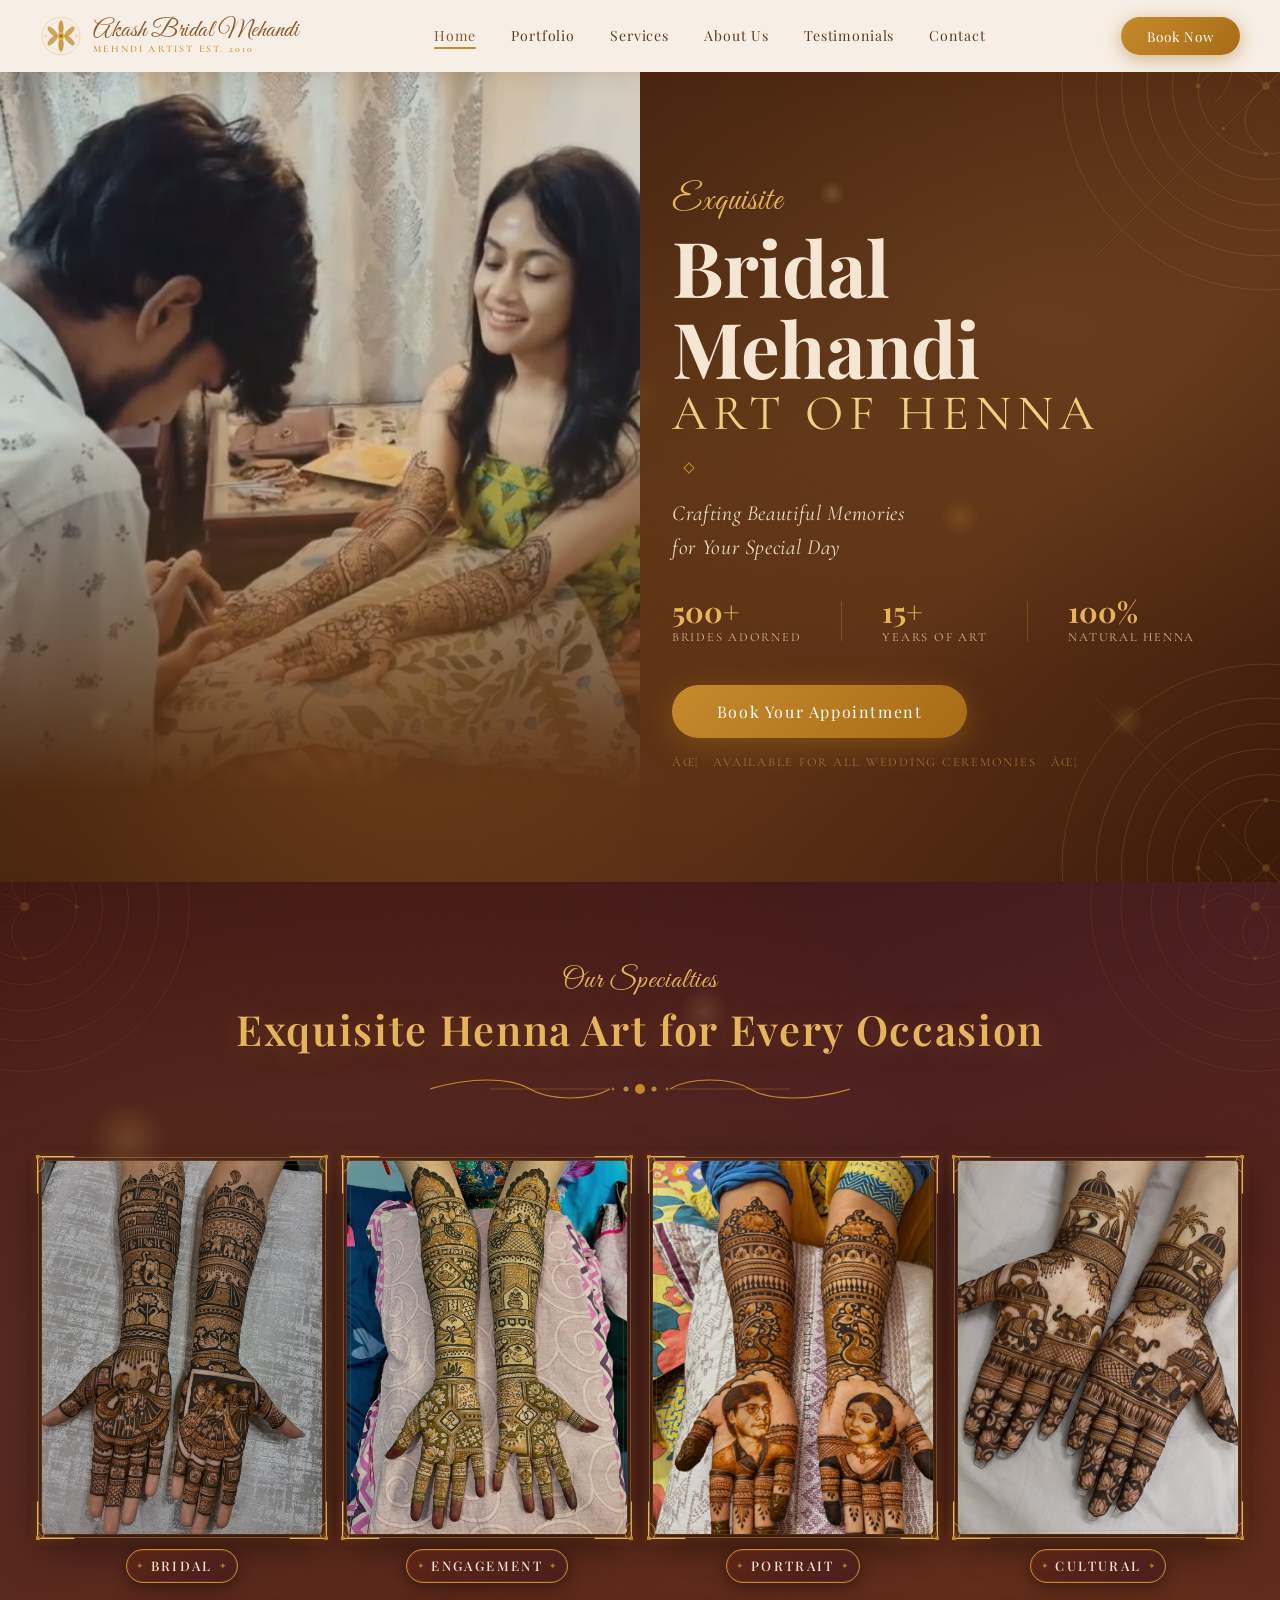
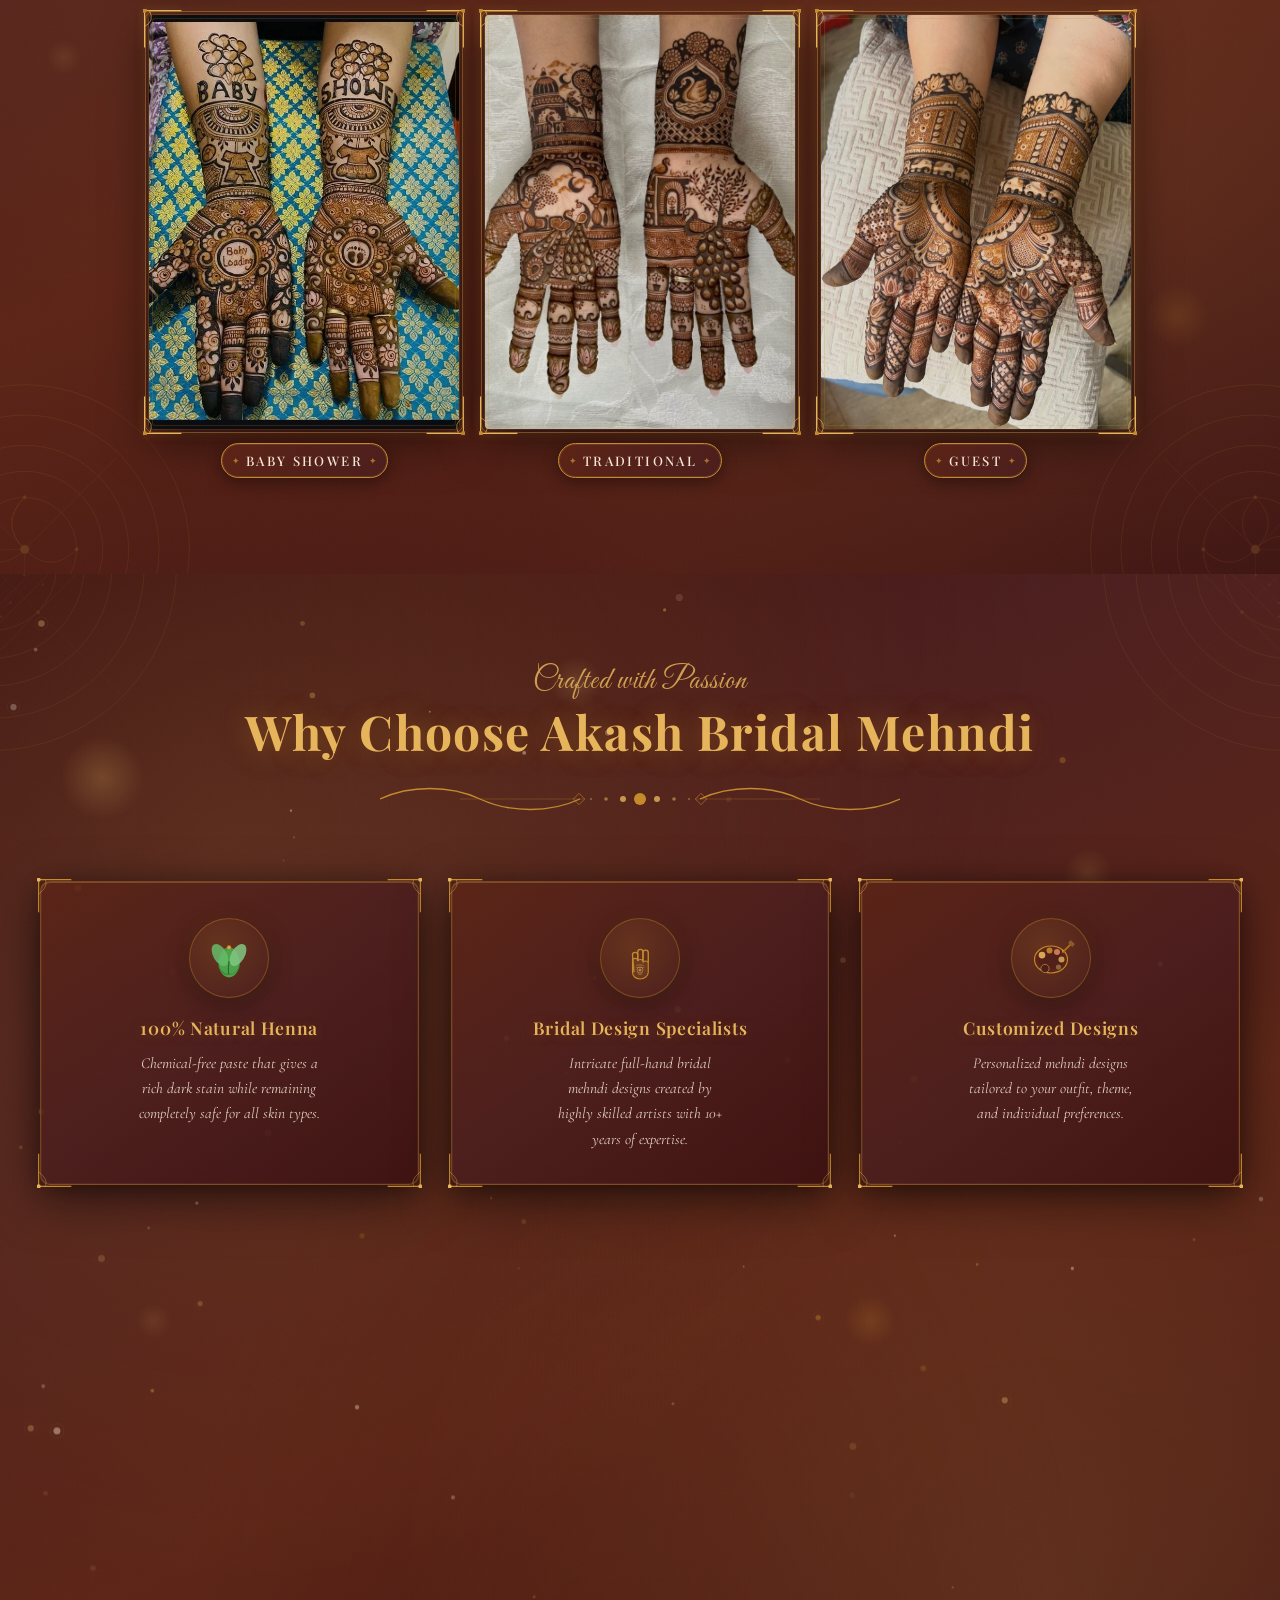
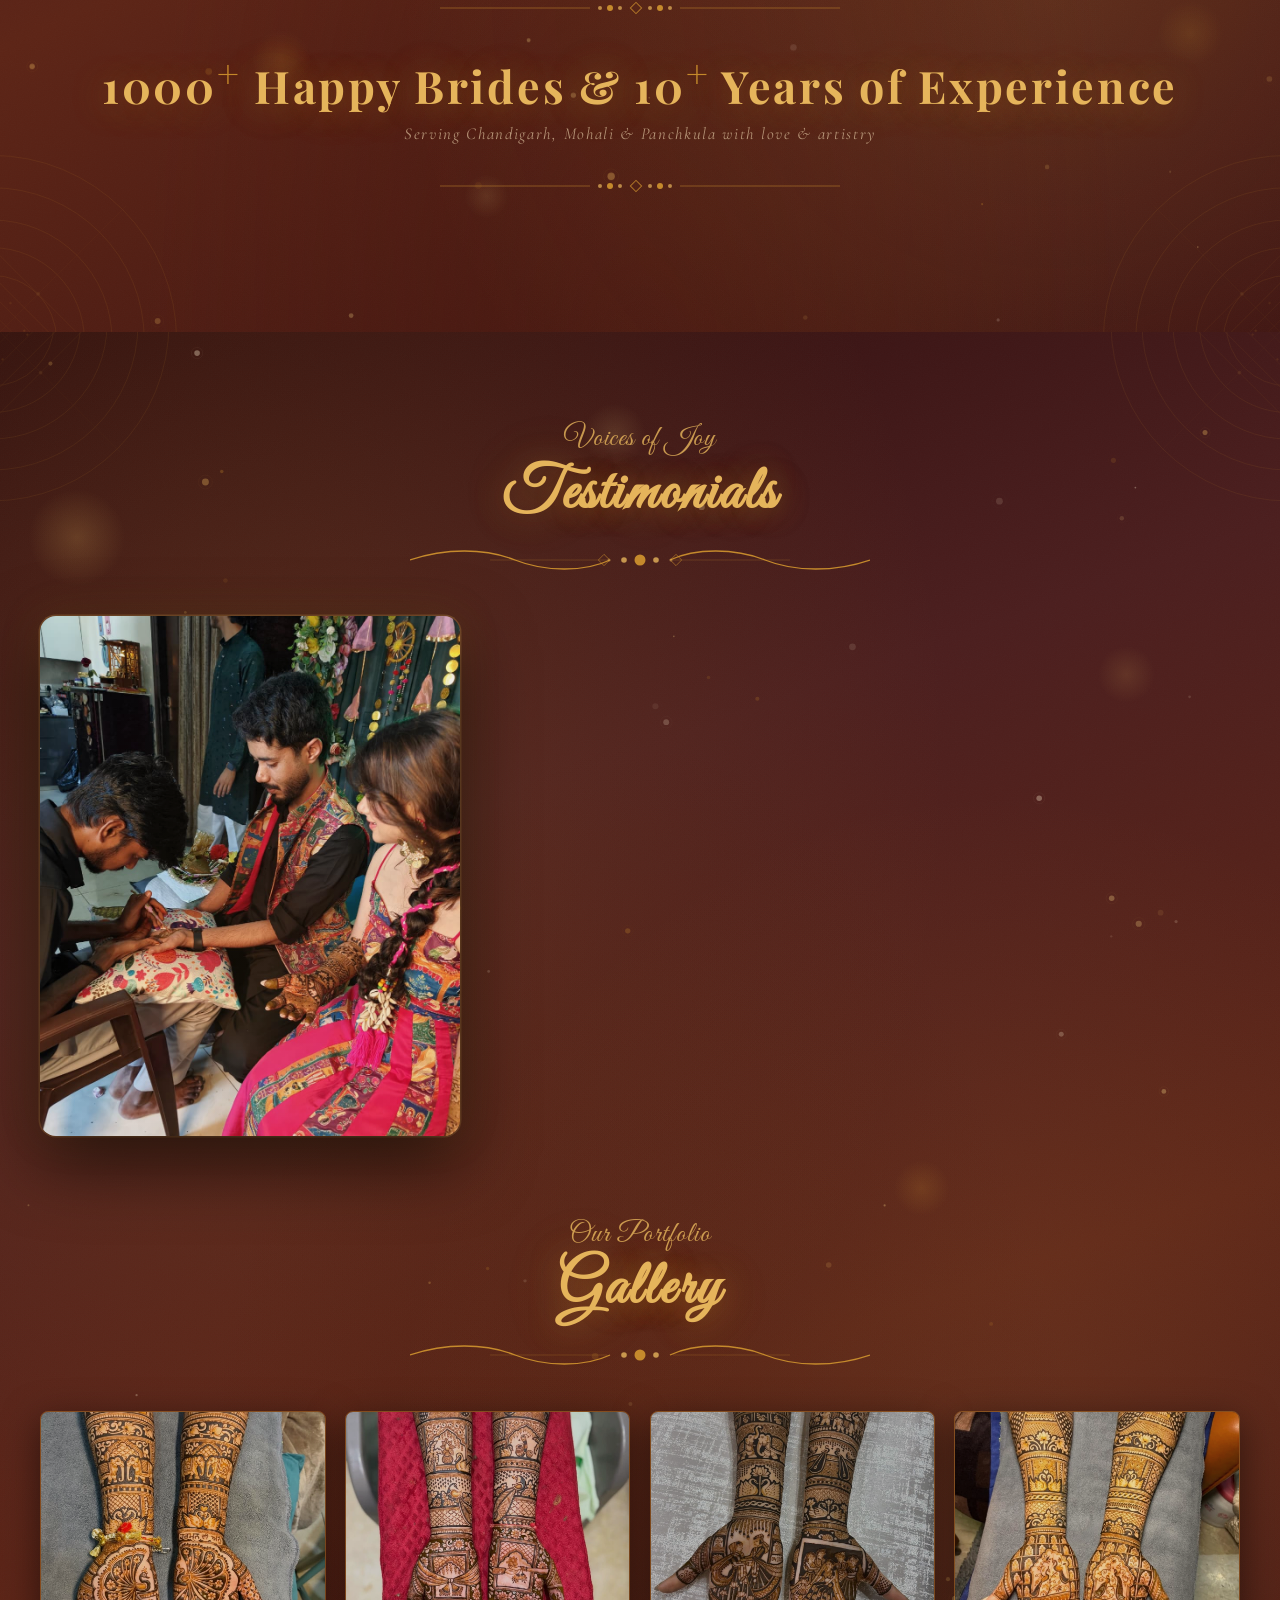
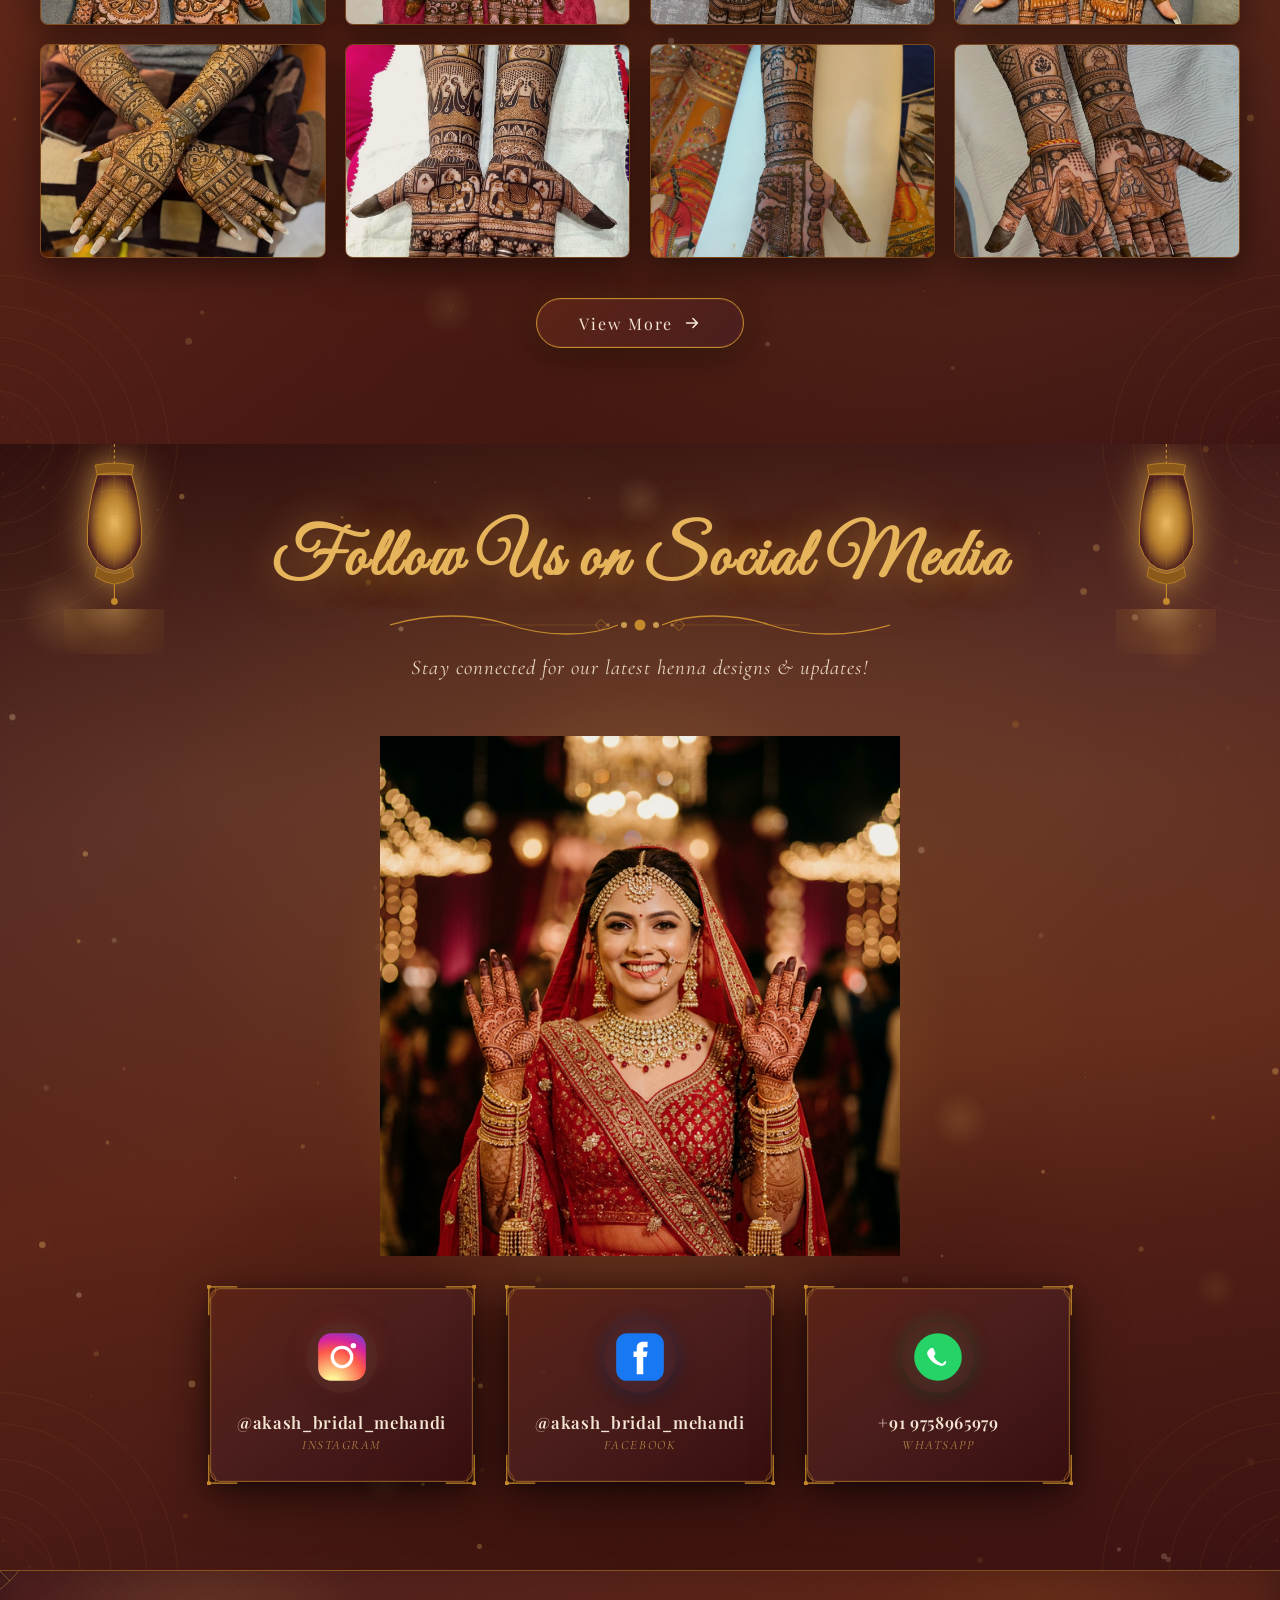
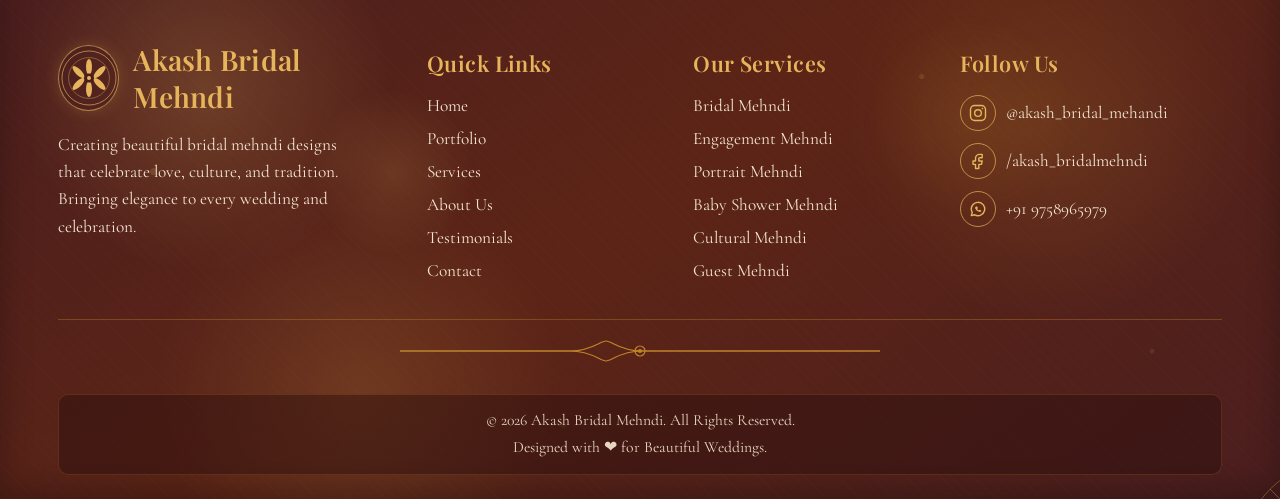
<file: index.html>
﻿<!DOCTYPE html>
<html lang="en">
<head>
  <meta charset="UTF-8" />
  <meta name="viewport" content="width=device-width, initial-scale=1.0" />
  <title>Akash Bridal Mehandi â€” Best Bridal Mehndi Artist in Chandigarh | 10+ Years Experience</title>
  <meta name="description" content="Akash Bridal Mehandi â€” Chandigarh's premier luxury bridal mehndi artist. 1000+ happy brides adorned with breathtaking henna designs. 100% natural henna, at-home & venue service. Book your appointment today." />
  <meta name="keywords" content="bridal mehndi artist Chandigarh, mehndi designer Chandigarh, henna artist Chandigarh, wedding mehndi Chandigarh, bridal henna Chandigarh, Akash Bridal Mehandi" />
  <meta name="robots" content="index, follow" />
  <meta name="author" content="Akash Bridal Mehandi, Chandigarh" />
  <meta name="geo.region" content="IN-CH" />
  <meta name="geo.placename" content="Chandigarh, India" />
  <link rel="canonical" href="https://akashbridalmehandi.com/" />

  <!-- Open Graph -->
  <meta property="og:type" content="website" />
  <meta property="og:title" content="Akash Bridal Mehandi â€” Best Bridal Mehndi Artist in Chandigarh" />
  <meta property="og:description" content="1000+ happy brides, 10+ years of experience. Premium bridal mehndi art with 100% natural henna in Chandigarh." />
  <meta property="og:url" content="https://akashbridalmehandi.com/" />
  <meta property="og:image" content="https://akashbridalmehandi.com/images/bride_portrait.png" />
  <meta property="og:locale" content="en_IN" />
<meta name="google-site-verification" content="sDacF8tBBhEnqI90szYpZ4q3BNImAPhLYLIXziHm45s" />
  <!-- Twitter Card -->
  <meta name="twitter:card" content="summary_large_image" />
  <meta name="twitter:title" content="Akash Bridal Mehandi â€” Best Bridal Mehndi Artist in Chandigarh" />
  <meta name="twitter:description" content="1000+ happy brides. Premium bridal henna art in Chandigarh." />
  <meta name="twitter:image" content="https://akashbridalmehandi.com/images/bride_portrait.png" />

  <!-- Structured Data: LocalBusiness -->
  <script type="application/ld+json">
  {
    "@context": "https://schema.org",
    "@type": "BeautySalon",
    "name": "Akash Bridal Mehandi",
    "description": "Premium bridal mehndi artist in Chandigarh offering 100% natural henna designs for weddings, engagements, and all celebrations.",
    "url": "https://akashbridalmehandi.com",
    "image": "https://akashbridalmehandi.com/images/bride_portrait.png",
    "address": {
      "@type": "PostalAddress",
      "addressLocality": "Chandigarh",
      "addressRegion": "Chandigarh",
      "addressCountry": "IN"
    },
    "areaServed": ["Chandigarh", "Mohali", "Panchkula"],
    "openingHours": "Mo-Su 08:00-21:00",
    "priceRange": "â‚¹â‚¹",
    "aggregateRating": {
      "@type": "AggregateRating",
      "ratingValue": "4.9",
      "reviewCount": "1000"
    }
  }
  </script>

  <!-- Google Fonts -->
  <link rel="preconnect" href="https://fonts.googleapis.com" />
  <link rel="preconnect" href="https://fonts.gstatic.com" crossorigin />
  <link href="https://fonts.googleapis.com/css2?family=Cormorant+Garamond:ital,wght@0,300;0,400;0,500;0,600;0,700;1,300;1,400;1,600&family=Great+Vibes&family=Playfair+Display:ital,wght@0,400;0,500;0,600;0,700;1,400;1,600&display=swap" rel="stylesheet" />

  <!-- Stylesheet -->
  <link rel="stylesheet" href="css/styles.css" />
</head>
<body>

  <!-- â•â•â•â•â•â•â•â•â•â•â• NAVBAR â•â•â•â•â•â•â•â•â•â•â• -->
  <nav class="navbar" role="navigation" aria-label="Main navigation">

    <!-- Brand -->
    <a class="nav-brand" href="#" aria-label="Akash Bridal Mehandi Home">
      <!-- Mehndi Lotus Logo SVG -->
      <svg class="nav-logo-icon" viewBox="0 0 80 80" fill="none" xmlns="http://www.w3.org/2000/svg" aria-hidden="true">
        <circle cx="40" cy="40" r="36" stroke="#C58A2C" stroke-width="1.2" opacity="0.4"/>
        <circle cx="40" cy="40" r="28" stroke="#C58A2C" stroke-width="0.8" opacity="0.3"/>
        <ellipse cx="40" cy="24" rx="5" ry="13" fill="#C58A2C" opacity="0.85"/>
        <ellipse cx="56" cy="32" rx="5" ry="13" fill="#C58A2C" opacity="0.75" transform="rotate(45 56 32)"/>
        <ellipse cx="56" cy="48" rx="5" ry="13" fill="#C58A2C" opacity="0.75" transform="rotate(135 56 48)"/>
        <ellipse cx="40" cy="56" rx="5" ry="13" fill="#C58A2C" opacity="0.85" transform="rotate(180 40 56)"/>
        <ellipse cx="24" cy="48" rx="5" ry="13" fill="#C58A2C" opacity="0.75" transform="rotate(225 24 48)"/>
        <ellipse cx="24" cy="32" rx="5" ry="13" fill="#C58A2C" opacity="0.75" transform="rotate(315 24 32)"/>
        <circle cx="40" cy="40" r="7" fill="#E5B45B"/>
        <circle cx="40" cy="40" r="3.5" fill="#A86B17"/>
        <circle cx="40" cy="10" r="2" fill="#E5B45B" opacity="0.6"/>
        <circle cx="70" cy="40" r="2" fill="#E5B45B" opacity="0.6"/>
        <circle cx="40" cy="70" r="2" fill="#E5B45B" opacity="0.6"/>
        <circle cx="10" cy="40" r="2" fill="#E5B45B" opacity="0.6"/>
      </svg>

      <div class="nav-brand-text">
        <span class="nav-brand-name">Akash Bridal Mehandi</span>
        <span class="nav-brand-sub">Mehndi Artist Est. 2010</span>
      </div>
    </a>

    <!-- Desktop Menu -->
    <ul class="nav-menu" id="desktopMenu">
      <li class="active"><a href="#" id="nav-home">Home</a></li>
      <li><a href="gallery.html">Portfolio</a></li>
      <li><a href="services.html">Services</a></li>
      <li><a href="about.html">About Us</a></li>
      <li><a href="testimonials.html">Testimonials</a></li>
      <li><a href="contact.html">Contact</a></li>
    </ul>

    <!-- Book Now Button (desktop) -->
    <button onclick="window.location.href='appointment.html'" class="btn-book-nav" id="bookNowBtn">Book Now</button>

    <!-- Hamburger (mobile) -->
    <button class="hamburger" id="hamburger" aria-label="Toggle mobile menu" aria-expanded="false">
      <span></span>
      <span></span>
      <span></span>
    </button>
  </nav>

  <!-- Mobile Drawer -->
  <div class="mobile-drawer" id="mobileDrawer" aria-hidden="true">
    <ul>
      <li><a href="#">Home</a></li>
      <li><a href="gallery.html">Gallery</a></li>
      <li><a href="services.html">Services</a></li>
      <li><a href="about.html">About Us</a></li>
      <li><a href="testimonials.html">Testimonials</a></li>
      <li><a href="contact.html">Contact</a></li>
    </ul>
    <button onclick="window.location.href='appointment.html'" class="btn-book-mobile">Book Your Appointment</button>
  </div>

  <!-- â•â•â•â•â•â•â•â•â•â•â• HERO â•â•â•â•â•â•â•â•â•â•â• -->
  <section class="hero" aria-label="Hero section">

    <!-- Mandala Corner â€” Top Right -->
    <svg class="mandala-tr" viewBox="0 0 400 400" fill="none" xmlns="http://www.w3.org/2000/svg" aria-hidden="true">
      <g stroke="#E5B45B" stroke-width="0.8">
        <circle cx="360" cy="40" r="80"  fill="none"/>
        <circle cx="360" cy="40" r="110" fill="none"/>
        <circle cx="360" cy="40" r="140" fill="none"/>
        <circle cx="360" cy="40" r="170" fill="none"/>
        <circle cx="360" cy="40" r="200" fill="none"/>
        <circle cx="360" cy="40" r="240" fill="none"/>
        <line x1="360" y1="40" x2="360" y2="-200" stroke-width="0.5"/>
        <line x1="360" y1="40" x2="560" y2="240" stroke-width="0.5"/>
        <line x1="360" y1="40" x2="160" y2="240" stroke-width="0.5"/>
        <line x1="360" y1="40" x2="560" y2="-80" stroke-width="0.5"/>
        <line x1="360" y1="40" x2="160" y2="-80" stroke-width="0.5"/>
        <path d="M280 40 Q320 -10 360 40" fill="none"/>
        <path d="M360 40 Q400 -10 440 40" fill="none"/>
        <path d="M360 -40 Q410 0 360 40" fill="none"/>
        <path d="M360 40 Q310 80 360 120" fill="none"/>
        <path d="M300 -20 Q340 20 300 60" fill="none"/>
        <path d="M420 -20 Q380 20 420 60" fill="none"/>
        <circle cx="360" cy="40"  r="4"   fill="#E5B45B"/>
        <circle cx="360" cy="-40" r="2.5" fill="#E5B45B"/>
        <circle cx="440" cy="40"  r="2.5" fill="#E5B45B"/>
        <circle cx="280" cy="40"  r="2.5" fill="#E5B45B"/>
        <circle cx="360" cy="120" r="2.5" fill="#E5B45B"/>
        <circle cx="310" cy="-10" r="1.5" fill="#E5B45B"/>
        <circle cx="410" cy="-10" r="1.5" fill="#E5B45B"/>
        <circle cx="310" cy="90"  r="1.5" fill="#E5B45B"/>
        <circle cx="410" cy="90"  r="1.5" fill="#E5B45B"/>
      </g>
    </svg>

    <!-- Mandala Corner â€” Bottom Right -->
    <svg class="mandala-br" viewBox="0 0 400 400" fill="none" xmlns="http://www.w3.org/2000/svg" aria-hidden="true">
      <g stroke="#E5B45B" stroke-width="0.8">
        <circle cx="360" cy="40" r="80"  fill="none"/>
        <circle cx="360" cy="40" r="110" fill="none"/>
        <circle cx="360" cy="40" r="140" fill="none"/>
        <circle cx="360" cy="40" r="170" fill="none"/>
        <circle cx="360" cy="40" r="200" fill="none"/>
        <circle cx="360" cy="40" r="240" fill="none"/>
        <line x1="360" y1="40" x2="360" y2="-200" stroke-width="0.5"/>
        <line x1="360" y1="40" x2="560" y2="240" stroke-width="0.5"/>
        <line x1="360" y1="40" x2="160" y2="240" stroke-width="0.5"/>
        <line x1="360" y1="40" x2="560" y2="-80" stroke-width="0.5"/>
        <line x1="360" y1="40" x2="160" y2="-80" stroke-width="0.5"/>
        <path d="M280 40 Q320 -10 360 40" fill="none"/>
        <path d="M360 40 Q400 -10 440 40" fill="none"/>
        <path d="M360 -40 Q410 0 360 40" fill="none"/>
        <path d="M360 40 Q310 80 360 120" fill="none"/>
        <path d="M300 -20 Q340 20 300 60" fill="none"/>
        <path d="M420 -20 Q380 20 420 60" fill="none"/>
        <circle cx="360" cy="40"  r="4"   fill="#E5B45B"/>
        <circle cx="360" cy="-40" r="2.5" fill="#E5B45B"/>
        <circle cx="440" cy="40"  r="2.5" fill="#E5B45B"/>
        <circle cx="280" cy="40"  r="2.5" fill="#E5B45B"/>
        <circle cx="360" cy="120" r="2.5" fill="#E5B45B"/>
        <circle cx="310" cy="-10" r="1.5" fill="#E5B45B"/>
        <circle cx="410" cy="-10" r="1.5" fill="#E5B45B"/>
        <circle cx="310" cy="90"  r="1.5" fill="#E5B45B"/>
        <circle cx="410" cy="90"  r="1.5" fill="#E5B45B"/>
      </g>
    </svg>

    <!-- Hero Grid -->
    <div class="hero-inner">

      <!-- LEFT: Bride Image -->
      <div class="hero-img-wrap">
        <img
          src="images/home/home1.jpeg"
          alt="Beautiful Indian bride in red lehenga admiring her intricate bridal mehndi design"
          class="bride-img"
          id="brideImg"
          loading="eager"
        />
      </div>

      <!-- RIGHT: Text Content -->
      <div class="hero-text">

        <p class="hero-eyebrow">Exquisite</p>

        <h1 class="hero-headline">
          Bridal<br/>Mehandi
          <span>Art of Henna</span>
        </h1>

        <!-- Gold divider -->
        <div class="hero-divider" aria-hidden="true">
          <div class="hero-divider-line"></div>
          <div class="hero-divider-diamond"></div>
          <div class="hero-divider-line"></div>
        </div>

        <p class="hero-subtitle">
          Crafting Beautiful Memories<br/>for Your Special Day
        </p>

        <!-- Stats -->
        <div class="hero-stats" aria-label="Studio statistics">
          <div class="hero-stat">
            <span class="hero-stat-number">500+</span>
            <span class="hero-stat-label">Brides Adorned</span>
          </div>
          <div class="hero-stat-divider" aria-hidden="true"></div>
          <div class="hero-stat">
            <span class="hero-stat-number">15+</span>
            <span class="hero-stat-label">Years of Art</span>
          </div>
          <div class="hero-stat-divider" aria-hidden="true"></div>
          <div class="hero-stat">
            <span class="hero-stat-number">100%</span>
            <span class="hero-stat-label">Natural Henna</span>
          </div>
        </div>

        <!-- CTA -->
        <button onclick="window.location.href='appointment.html'" class="btn-cta" id="ctaBtn" aria-label="Book your bridal mehndi appointment">
          Book Your Appointment
        </button>

        <p class="hero-tagline">âœ¦ &nbsp; Available for all wedding ceremonies &nbsp; âœ¦</p>

      </div>
    </div>
  </section>

 

  <!-- â•â•â•â•â•â•â•â•â•â•â• SERVICES SECTION â•â•â•â•â•â•â•â•â•â•â• -->
  <section class="services-section" id="services" aria-label="Mehndi service categories">

    <!-- Corner Mandalas -->
    <svg class="svc-mandala svc-mandala--tl" viewBox="0 0 300 300" fill="none" xmlns="http://www.w3.org/2000/svg" aria-hidden="true">
      <g stroke="#C58A2C" stroke-width="0.8" opacity="0.9">
        <circle cx="40" cy="40" r="60"  fill="none"/><circle cx="40" cy="40" r="90"  fill="none"/>
        <circle cx="40" cy="40" r="120" fill="none"/><circle cx="40" cy="40" r="155" fill="none"/>
        <circle cx="40" cy="40" r="190" fill="none"/>
        <line x1="40" y1="40" x2="-120" y2="40"  stroke-width="0.5"/>
        <line x1="40" y1="40" x2="40"  y2="-120" stroke-width="0.5"/>
        <line x1="40" y1="40" x2="-65" y2="-65"  stroke-width="0.5"/>
        <line x1="40" y1="40" x2="145" y2="-65"  stroke-width="0.5"/>
        <line x1="40" y1="40" x2="-65" y2="145"  stroke-width="0.5"/>
        <path d="M-20 40 Q10 10 40 40" fill="none"/><path d="M40 -20 Q10 10 40 40" fill="none"/>
        <path d="M40 40 Q70 10 100 40" fill="none"/><path d="M40 40 Q10 70 40 100" fill="none"/>
        <circle cx="40" cy="40" r="5" fill="#E5B45B"/>
        <circle cx="40" cy="-20" r="2" fill="#E5B45B"/><circle cx="100" cy="40" r="2" fill="#E5B45B"/>
        <circle cx="40" cy="100" r="2" fill="#E5B45B"/><circle cx="-20" cy="40" r="2" fill="#E5B45B"/>
      </g>
    </svg>
    <svg class="svc-mandala svc-mandala--tr" viewBox="0 0 300 300" fill="none" xmlns="http://www.w3.org/2000/svg" aria-hidden="true">
      <g stroke="#C58A2C" stroke-width="0.8" opacity="0.9">
        <circle cx="260" cy="40" r="60"  fill="none"/><circle cx="260" cy="40" r="90"  fill="none"/>
        <circle cx="260" cy="40" r="120" fill="none"/><circle cx="260" cy="40" r="155" fill="none"/>
        <circle cx="260" cy="40" r="190" fill="none"/>
        <line x1="260" y1="40" x2="420" y2="40"  stroke-width="0.5"/>
        <line x1="260" y1="40" x2="260" y2="-120" stroke-width="0.5"/>
        <line x1="260" y1="40" x2="145" y2="-65"  stroke-width="0.5"/>
        <line x1="260" y1="40" x2="365" y2="-65"  stroke-width="0.5"/>
        <line x1="260" y1="40" x2="365" y2="145"  stroke-width="0.5"/>
        <path d="M200 40 Q230 10 260 40" fill="none"/><path d="M260 -20 Q290 10 260 40" fill="none"/>
        <path d="M260 40 Q290 70 260 100" fill="none"/><path d="M260 40 Q230 70 260 100" fill="none"/>
        <circle cx="260" cy="40" r="5" fill="#E5B45B"/>
        <circle cx="200" cy="40" r="2" fill="#E5B45B"/><circle cx="260" cy="-20" r="2" fill="#E5B45B"/>
        <circle cx="320" cy="40" r="2" fill="#E5B45B"/><circle cx="260" cy="100" r="2" fill="#E5B45B"/>
      </g>
    </svg>
    <svg class="svc-mandala svc-mandala--bl" viewBox="0 0 300 300" fill="none" xmlns="http://www.w3.org/2000/svg" aria-hidden="true">
      <g stroke="#C58A2C" stroke-width="0.8" opacity="0.9">
        <circle cx="40" cy="260" r="60"  fill="none"/><circle cx="40" cy="260" r="90"  fill="none"/>
        <circle cx="40" cy="260" r="120" fill="none"/><circle cx="40" cy="260" r="155" fill="none"/>
        <circle cx="40" cy="260" r="190" fill="none"/>
        <line x1="40" y1="260" x2="-120" y2="260" stroke-width="0.5"/>
        <line x1="40" y1="260" x2="40"  y2="420"  stroke-width="0.5"/>
        <line x1="40" y1="260" x2="-65" y2="155"  stroke-width="0.5"/>
        <line x1="40" y1="260" x2="145" y2="155"  stroke-width="0.5"/>
        <path d="M-20 260 Q10 290 40 260" fill="none"/><path d="M40 200 Q10 230 40 260" fill="none"/>
        <path d="M40 260 Q70 290 100 260" fill="none"/><path d="M40 260 Q10 230 40 200" fill="none"/>
        <circle cx="40" cy="260" r="5" fill="#E5B45B"/>
        <circle cx="40" cy="200" r="2" fill="#E5B45B"/><circle cx="100" cy="260" r="2" fill="#E5B45B"/>
        <circle cx="40" cy="320" r="2" fill="#E5B45B"/><circle cx="-20" cy="260" r="2" fill="#E5B45B"/>
      </g>
    </svg>
    <svg class="svc-mandala svc-mandala--br" viewBox="0 0 300 300" fill="none" xmlns="http://www.w3.org/2000/svg" aria-hidden="true">
      <g stroke="#C58A2C" stroke-width="0.8" opacity="0.9">
        <circle cx="260" cy="260" r="60"  fill="none"/><circle cx="260" cy="260" r="90"  fill="none"/>
        <circle cx="260" cy="260" r="120" fill="none"/><circle cx="260" cy="260" r="155" fill="none"/>
        <circle cx="260" cy="260" r="190" fill="none"/>
        <line x1="260" y1="260" x2="420" y2="260" stroke-width="0.5"/>
        <line x1="260" y1="260" x2="260" y2="420" stroke-width="0.5"/>
        <line x1="260" y1="260" x2="155" y2="155" stroke-width="0.5"/>
        <line x1="260" y1="260" x2="365" y2="155" stroke-width="0.5"/>
        <path d="M200 260 Q230 290 260 260" fill="none"/><path d="M260 200 Q290 230 260 260" fill="none"/>
        <path d="M260 260 Q290 230 320 260" fill="none"/><path d="M260 260 Q230 230 260 200" fill="none"/>
        <circle cx="260" cy="260" r="5" fill="#E5B45B"/>
        <circle cx="200" cy="260" r="2" fill="#E5B45B"/><circle cx="260" cy="200" r="2" fill="#E5B45B"/>
        <circle cx="320" cy="260" r="2" fill="#E5B45B"/><circle cx="260" cy="320" r="2" fill="#E5B45B"/>
      </g>
    </svg>

    <!-- Section Heading -->
    <div class="svc-heading-wrap">
      <p class="svc-eyebrow">Our Specialties</p>
      <h2 class="svc-headline">Exquisite Henna Art for Every Occasion</h2>
      <!-- Decorative Flourish Divider -->
      <div class="svc-flourish" aria-hidden="true">
        <svg viewBox="0 0 420 32" fill="none" xmlns="http://www.w3.org/2000/svg">
          <path d="M0 16 C40 4, 80 4, 100 16 C120 28, 160 28, 180 16" stroke="#C58A2C" stroke-width="1.2" fill="none"/>
          <path d="M240 16 C260 4, 300 4, 320 16 C340 28, 380 28, 420 16" stroke="#C58A2C" stroke-width="1.2" fill="none"/>
          <circle cx="210" cy="16" r="5" fill="#C58A2C"/>
          <circle cx="196" cy="16" r="2.5" fill="#E5B45B" opacity="0.7"/>
          <circle cx="224" cy="16" r="2.5" fill="#E5B45B" opacity="0.7"/>
          <circle cx="183" cy="16" r="1.5" fill="#E5B45B" opacity="0.5"/>
          <circle cx="237" cy="16" r="1.5" fill="#E5B45B" opacity="0.5"/>
          <line x1="60"  y1="16" x2="180" y2="16" stroke="#C58A2C" stroke-width="0.7" opacity="0.5"/>
          <line x1="240" y1="16" x2="360" y2="16" stroke="#C58A2C" stroke-width="0.7" opacity="0.5"/>
        </svg>
      </div>
    </div>

    <!-- Cards Grid -->
    <div class="svc-grid-wrap">

      <!-- Row 1 â€” 4 cards -->
      <div class="svc-row svc-row--4">

        <!-- Card: Bridal -->
        <div class="svc-card" data-index="0">
          <div class="svc-card-frame">
            <div class="svc-card-img-wrap">
              <img src="images/home/home-bridal.jpeg" alt="Indian bride with intricate bridal mehndi" loading="lazy"/>
            </div>
            <div class="svc-frame-corner svc-frame-corner--tl" aria-hidden="true">
              <svg viewBox="0 0 50 50" fill="none"><path d="M2 48 L2 2 L48 2" stroke="#E5B45B" stroke-width="1.5" fill="none"/><circle cx="2" cy="2" r="3" fill="#C58A2C"/><path d="M8 2 Q15 15 2 22" stroke="#E5B45B" stroke-width="0.8" fill="none"/></svg>
            </div>
            <div class="svc-frame-corner svc-frame-corner--tr" aria-hidden="true">
              <svg viewBox="0 0 50 50" fill="none"><path d="M48 48 L48 2 L2 2" stroke="#E5B45B" stroke-width="1.5" fill="none"/><circle cx="48" cy="2" r="3" fill="#C58A2C"/><path d="M42 2 Q35 15 48 22" stroke="#E5B45B" stroke-width="0.8" fill="none"/></svg>
            </div>
            <div class="svc-frame-corner svc-frame-corner--bl" aria-hidden="true">
              <svg viewBox="0 0 50 50" fill="none"><path d="M2 2 L2 48 L48 48" stroke="#E5B45B" stroke-width="1.5" fill="none"/><circle cx="2" cy="48" r="3" fill="#C58A2C"/><path d="M8 48 Q15 35 2 28" stroke="#E5B45B" stroke-width="0.8" fill="none"/></svg>
            </div>
            <div class="svc-frame-corner svc-frame-corner--br" aria-hidden="true">
              <svg viewBox="0 0 50 50" fill="none"><path d="M48 2 L48 48 L2 48" stroke="#E5B45B" stroke-width="1.5" fill="none"/><circle cx="48" cy="48" r="3" fill="#C58A2C"/><path d="M42 48 Q35 35 48 28" stroke="#E5B45B" stroke-width="0.8" fill="none"/></svg>
            </div>
          </div>
          <div class="svc-card-label">
            <span>Bridal</span>
          </div>
        </div>

        <!-- Card: Engagement -->
        <div class="svc-card" data-index="1">
          <div class="svc-card-frame">
            <div class="svc-card-img-wrap">
              <img src="images/home/home-engagement.jpeg" alt="Indian couple during engagement with mehndi" loading="lazy"/>
            </div>
            <div class="svc-frame-corner svc-frame-corner--tl" aria-hidden="true"><svg viewBox="0 0 50 50" fill="none"><path d="M2 48 L2 2 L48 2" stroke="#E5B45B" stroke-width="1.5" fill="none"/><circle cx="2" cy="2" r="3" fill="#C58A2C"/><path d="M8 2 Q15 15 2 22" stroke="#E5B45B" stroke-width="0.8" fill="none"/></svg></div>
            <div class="svc-frame-corner svc-frame-corner--tr" aria-hidden="true"><svg viewBox="0 0 50 50" fill="none"><path d="M48 48 L48 2 L2 2" stroke="#E5B45B" stroke-width="1.5" fill="none"/><circle cx="48" cy="2" r="3" fill="#C58A2C"/><path d="M42 2 Q35 15 48 22" stroke="#E5B45B" stroke-width="0.8" fill="none"/></svg></div>
            <div class="svc-frame-corner svc-frame-corner--bl" aria-hidden="true"><svg viewBox="0 0 50 50" fill="none"><path d="M2 2 L2 48 L48 48" stroke="#E5B45B" stroke-width="1.5" fill="none"/><circle cx="2" cy="48" r="3" fill="#C58A2C"/><path d="M8 48 Q15 35 2 28" stroke="#E5B45B" stroke-width="0.8" fill="none"/></svg></div>
            <div class="svc-frame-corner svc-frame-corner--br" aria-hidden="true"><svg viewBox="0 0 50 50" fill="none"><path d="M48 2 L48 48 L2 48" stroke="#E5B45B" stroke-width="1.5" fill="none"/><circle cx="48" cy="48" r="3" fill="#C58A2C"/><path d="M42 48 Q35 35 48 28" stroke="#E5B45B" stroke-width="0.8" fill="none"/></svg></div>
          </div>
          <div class="svc-card-label"><span>Engagement</span></div>
        </div>

        <!-- Card: Portrait -->
        <div class="svc-card" data-index="2">
          <div class="svc-card-frame">
            <div class="svc-card-img-wrap">
              <img src="images/home/home-portrait.png" alt="Stylish woman with henna designs and festive outfit" loading="lazy"/>
            </div>
            <div class="svc-frame-corner svc-frame-corner--tl" aria-hidden="true"><svg viewBox="0 0 50 50" fill="none"><path d="M2 48 L2 2 L48 2" stroke="#E5B45B" stroke-width="1.5" fill="none"/><circle cx="2" cy="2" r="3" fill="#C58A2C"/><path d="M8 2 Q15 15 2 22" stroke="#E5B45B" stroke-width="0.8" fill="none"/></svg></div>
            <div class="svc-frame-corner svc-frame-corner--tr" aria-hidden="true"><svg viewBox="0 0 50 50" fill="none"><path d="M48 48 L48 2 L2 2" stroke="#E5B45B" stroke-width="1.5" fill="none"/><circle cx="48" cy="2" r="3" fill="#C58A2C"/><path d="M42 2 Q35 15 48 22" stroke="#E5B45B" stroke-width="0.8" fill="none"/></svg></div>
            <div class="svc-frame-corner svc-frame-corner--bl" aria-hidden="true"><svg viewBox="0 0 50 50" fill="none"><path d="M2 2 L2 48 L48 48" stroke="#E5B45B" stroke-width="1.5" fill="none"/><circle cx="2" cy="48" r="3" fill="#C58A2C"/><path d="M8 48 Q15 35 2 28" stroke="#E5B45B" stroke-width="0.8" fill="none"/></svg></div>
            <div class="svc-frame-corner svc-frame-corner--br" aria-hidden="true"><svg viewBox="0 0 50 50" fill="none"><path d="M48 2 L48 48 L2 48" stroke="#E5B45B" stroke-width="1.5" fill="none"/><circle cx="48" cy="48" r="3" fill="#C58A2C"/><path d="M42 48 Q35 35 48 28" stroke="#E5B45B" stroke-width="0.8" fill="none"/></svg></div>
          </div>
          <div class="svc-card-label"><span>Portrait</span></div>
        </div>

        <!-- Card: Cultural -->
        <div class="svc-card" data-index="3">
          <div class="svc-card-frame">
            <div class="svc-card-img-wrap">
              <img src="images/home/home-cultural.jpeg" alt="Classical Indian dancer with mehndi hands" loading="lazy"/>
            </div>
            <div class="svc-frame-corner svc-frame-corner--tl" aria-hidden="true"><svg viewBox="0 0 50 50" fill="none"><path d="M2 48 L2 2 L48 2" stroke="#E5B45B" stroke-width="1.5" fill="none"/><circle cx="2" cy="2" r="3" fill="#C58A2C"/><path d="M8 2 Q15 15 2 22" stroke="#E5B45B" stroke-width="0.8" fill="none"/></svg></div>
            <div class="svc-frame-corner svc-frame-corner--tr" aria-hidden="true"><svg viewBox="0 0 50 50" fill="none"><path d="M48 48 L48 2 L2 2" stroke="#E5B45B" stroke-width="1.5" fill="none"/><circle cx="48" cy="2" r="3" fill="#C58A2C"/><path d="M42 2 Q35 15 48 22" stroke="#E5B45B" stroke-width="0.8" fill="none"/></svg></div>
            <div class="svc-frame-corner svc-frame-corner--bl" aria-hidden="true"><svg viewBox="0 0 50 50" fill="none"><path d="M2 2 L2 48 L48 48" stroke="#E5B45B" stroke-width="1.5" fill="none"/><circle cx="2" cy="48" r="3" fill="#C58A2C"/><path d="M8 48 Q15 35 2 28" stroke="#E5B45B" stroke-width="0.8" fill="none"/></svg></div>
            <div class="svc-frame-corner svc-frame-corner--br" aria-hidden="true"><svg viewBox="0 0 50 50" fill="none"><path d="M48 2 L48 48 L2 48" stroke="#E5B45B" stroke-width="1.5" fill="none"/><circle cx="48" cy="48" r="3" fill="#C58A2C"/><path d="M42 48 Q35 35 48 28" stroke="#E5B45B" stroke-width="0.8" fill="none"/></svg></div>
          </div>
          <div class="svc-card-label"><span>Cultural</span></div>
        </div>
      </div>

      <!-- Row 2 â€” 3 cards centered -->
      <div class="svc-row svc-row--3">

        <!-- Card: Baby Shower -->
        <div class="svc-card" data-index="4">
          <div class="svc-card-frame">
            <div class="svc-card-img-wrap">
              <img src="images/home/home-baby-shower.jpeg" alt="Pregnant woman with mehndi for baby shower" loading="lazy"/>
            </div>
            <div class="svc-frame-corner svc-frame-corner--tl" aria-hidden="true"><svg viewBox="0 0 50 50" fill="none"><path d="M2 48 L2 2 L48 2" stroke="#E5B45B" stroke-width="1.5" fill="none"/><circle cx="2" cy="2" r="3" fill="#C58A2C"/><path d="M8 2 Q15 15 2 22" stroke="#E5B45B" stroke-width="0.8" fill="none"/></svg></div>
            <div class="svc-frame-corner svc-frame-corner--tr" aria-hidden="true"><svg viewBox="0 0 50 50" fill="none"><path d="M48 48 L48 2 L2 2" stroke="#E5B45B" stroke-width="1.5" fill="none"/><circle cx="48" cy="2" r="3" fill="#C58A2C"/><path d="M42 2 Q35 15 48 22" stroke="#E5B45B" stroke-width="0.8" fill="none"/></svg></div>
            <div class="svc-frame-corner svc-frame-corner--bl" aria-hidden="true"><svg viewBox="0 0 50 50" fill="none"><path d="M2 2 L2 48 L48 48" stroke="#E5B45B" stroke-width="1.5" fill="none"/><circle cx="2" cy="48" r="3" fill="#C58A2C"/><path d="M8 48 Q15 35 2 28" stroke="#E5B45B" stroke-width="0.8" fill="none"/></svg></div>
            <div class="svc-frame-corner svc-frame-corner--br" aria-hidden="true"><svg viewBox="0 0 50 50" fill="none"><path d="M48 2 L48 48 L2 48" stroke="#E5B45B" stroke-width="1.5" fill="none"/><circle cx="48" cy="48" r="3" fill="#C58A2C"/><path d="M42 48 Q35 35 48 28" stroke="#E5B45B" stroke-width="0.8" fill="none"/></svg></div>
          </div>
          <div class="svc-card-label"><span>Baby Shower</span></div>
        </div>

        <!-- Card: Traditional -->
        <div class="svc-card" data-index="5">
          <div class="svc-card-frame">
            <div class="svc-card-img-wrap">
              <img src="images/home/home-traditional.jpeg" alt="Woman in traditional saree showcasing mehndi" loading="lazy"/>
            </div>
            <div class="svc-frame-corner svc-frame-corner--tl" aria-hidden="true"><svg viewBox="0 0 50 50" fill="none"><path d="M2 48 L2 2 L48 2" stroke="#E5B45B" stroke-width="1.5" fill="none"/><circle cx="2" cy="2" r="3" fill="#C58A2C"/><path d="M8 2 Q15 15 2 22" stroke="#E5B45B" stroke-width="0.8" fill="none"/></svg></div>
            <div class="svc-frame-corner svc-frame-corner--tr" aria-hidden="true"><svg viewBox="0 0 50 50" fill="none"><path d="M48 48 L48 2 L2 2" stroke="#E5B45B" stroke-width="1.5" fill="none"/><circle cx="48" cy="2" r="3" fill="#C58A2C"/><path d="M42 2 Q35 15 48 22" stroke="#E5B45B" stroke-width="0.8" fill="none"/></svg></div>
            <div class="svc-frame-corner svc-frame-corner--bl" aria-hidden="true"><svg viewBox="0 0 50 50" fill="none"><path d="M2 2 L2 48 L48 48" stroke="#E5B45B" stroke-width="1.5" fill="none"/><circle cx="2" cy="48" r="3" fill="#C58A2C"/><path d="M8 48 Q15 35 2 28" stroke="#E5B45B" stroke-width="0.8" fill="none"/></svg></div>
            <div class="svc-frame-corner svc-frame-corner--br" aria-hidden="true"><svg viewBox="0 0 50 50" fill="none"><path d="M48 2 L48 48 L2 48" stroke="#E5B45B" stroke-width="1.5" fill="none"/><circle cx="48" cy="48" r="3" fill="#C58A2C"/><path d="M42 48 Q35 35 48 28" stroke="#E5B45B" stroke-width="0.8" fill="none"/></svg></div>
          </div>
          <div class="svc-card-label"><span>Traditional</span></div>
        </div>

        <!-- Card: Guest -->
        <div class="svc-card" data-index="6">
          <div class="svc-card-frame">
            <div class="svc-card-img-wrap">
              <img src="images/home/home-guest.jpeg" alt="Wedding guest admiring fresh mehndi design" loading="lazy"/>
            </div>
            <div class="svc-frame-corner svc-frame-corner--tl" aria-hidden="true"><svg viewBox="0 0 50 50" fill="none"><path d="M2 48 L2 2 L48 2" stroke="#E5B45B" stroke-width="1.5" fill="none"/><circle cx="2" cy="2" r="3" fill="#C58A2C"/><path d="M8 2 Q15 15 2 22" stroke="#E5B45B" stroke-width="0.8" fill="none"/></svg></div>
            <div class="svc-frame-corner svc-frame-corner--tr" aria-hidden="true"><svg viewBox="0 0 50 50" fill="none"><path d="M48 48 L48 2 L2 2" stroke="#E5B45B" stroke-width="1.5" fill="none"/><circle cx="48" cy="2" r="3" fill="#C58A2C"/><path d="M42 2 Q35 15 48 22" stroke="#E5B45B" stroke-width="0.8" fill="none"/></svg></div>
            <div class="svc-frame-corner svc-frame-corner--bl" aria-hidden="true"><svg viewBox="0 0 50 50" fill="none"><path d="M2 2 L2 48 L48 48" stroke="#E5B45B" stroke-width="1.5" fill="none"/><circle cx="2" cy="48" r="3" fill="#C58A2C"/><path d="M8 48 Q15 35 2 28" stroke="#E5B45B" stroke-width="0.8" fill="none"/></svg></div>
            <div class="svc-frame-corner svc-frame-corner--br" aria-hidden="true"><svg viewBox="0 0 50 50" fill="none"><path d="M48 2 L48 48 L2 48" stroke="#E5B45B" stroke-width="1.5" fill="none"/><circle cx="48" cy="48" r="3" fill="#C58A2C"/><path d="M42 48 Q35 35 48 28" stroke="#E5B45B" stroke-width="0.8" fill="none"/></svg></div>
          </div>
          <div class="svc-card-label"><span>Guest</span></div>
        </div>

      </div>
    </div><!-- /svc-grid-wrap -->
  </section>

  <!-- â•â•â•â•â•â•â•â•â•â•â• WHY CHOOSE SECTION â•â•â•â•â•â•â•â•â•â•â• -->
  <section class="whychoose-section" id="why-choose" aria-label="Why choose Akash Bridal Mehndi">

    <!-- Canvas for animated golden particles -->
    <canvas class="wc-particles-canvas" id="wcParticlesCanvas" aria-hidden="true"></canvas>

    <!-- Corner Mandala â€” Top Left -->
    <svg class="wc-mandala wc-mandala--tl" viewBox="0 0 260 260" fill="none" xmlns="http://www.w3.org/2000/svg" aria-hidden="true">
      <g stroke="#C58A2C" stroke-width="0.7" opacity="1">
        <circle cx="0" cy="0" r="70"  fill="none"/>
        <circle cx="0" cy="0" r="100" fill="none"/>
        <circle cx="0" cy="0" r="130" fill="none"/>
        <circle cx="0" cy="0" r="165" fill="none"/>
        <circle cx="0" cy="0" r="200" fill="none"/>
        <line x1="0" y1="0" x2="200" y2="0"  stroke-width="0.4" opacity="0.6"/>
        <line x1="0" y1="0" x2="0"   y2="200" stroke-width="0.4" opacity="0.6"/>
        <line x1="0" y1="0" x2="145" y2="145" stroke-width="0.4" opacity="0.6"/>
        <line x1="0" y1="0" x2="-60" y2="60"  stroke-width="0.4" opacity="0.4"/>
        <path d="M70 0 Q35 35 0 70" fill="none" opacity="0.8"/>
        <path d="M50 0 Q25 25 0 50" fill="none" opacity="0.6"/>
        <path d="M30 0 Q15 15 0 30" fill="none" opacity="0.5"/>
        <path d="M100 0 Q50 50 0 100" fill="none" opacity="0.7"/>
        <circle cx="70"  cy="0" r="2.5" fill="#E5B45B" opacity="0.9"/>
        <circle cx="0"   cy="70" r="2.5" fill="#E5B45B" opacity="0.9"/>
        <circle cx="50"  cy="50" r="1.8" fill="#E5B45B" opacity="0.7"/>
        <circle cx="100" cy="0" r="2" fill="#E5B45B" opacity="0.7"/>
        <circle cx="0"   cy="100" r="2" fill="#E5B45B" opacity="0.7"/>
        <circle cx="130" cy="0" r="1.5" fill="#E5B45B" opacity="0.5"/>
        <circle cx="0"   cy="130" r="1.5" fill="#E5B45B" opacity="0.5"/>
        <!-- Petal dots -->
        <circle cx="35" cy="10" r="1" fill="#C58A2C" opacity="0.8"/>
        <circle cx="55" cy="20" r="1" fill="#C58A2C" opacity="0.7"/>
        <circle cx="20" cy="40" r="1" fill="#C58A2C" opacity="0.7"/>
        <circle cx="10" cy="55" r="1" fill="#C58A2C" opacity="0.8"/>
      </g>
    </svg>

    <!-- Corner Mandala â€” Top Right -->
    <svg class="wc-mandala wc-mandala--tr" viewBox="0 0 260 260" fill="none" xmlns="http://www.w3.org/2000/svg" aria-hidden="true">
      <g stroke="#C58A2C" stroke-width="0.7" opacity="1">
        <circle cx="260" cy="0" r="70"  fill="none"/>
        <circle cx="260" cy="0" r="100" fill="none"/>
        <circle cx="260" cy="0" r="130" fill="none"/>
        <circle cx="260" cy="0" r="165" fill="none"/>
        <circle cx="260" cy="0" r="200" fill="none"/>
        <line x1="260" y1="0" x2="60"  y2="0"   stroke-width="0.4" opacity="0.6"/>
        <line x1="260" y1="0" x2="260" y2="200" stroke-width="0.4" opacity="0.6"/>
        <line x1="260" y1="0" x2="115" y2="145" stroke-width="0.4" opacity="0.6"/>
        <path d="M190 0 Q225 35 260 70" fill="none" opacity="0.8"/>
        <path d="M210 0 Q235 25 260 50" fill="none" opacity="0.6"/>
        <path d="M230 0 Q245 15 260 30" fill="none" opacity="0.5"/>
        <path d="M160 0 Q210 50 260 100" fill="none" opacity="0.7"/>
        <circle cx="190" cy="0" r="2.5" fill="#E5B45B" opacity="0.9"/>
        <circle cx="260" cy="70" r="2.5" fill="#E5B45B" opacity="0.9"/>
        <circle cx="210" cy="50" r="1.8" fill="#E5B45B" opacity="0.7"/>
        <circle cx="160" cy="0" r="2" fill="#E5B45B" opacity="0.7"/>
        <circle cx="260" cy="100" r="2" fill="#E5B45B" opacity="0.7"/>
        <circle cx="130" cy="0" r="1.5" fill="#E5B45B" opacity="0.5"/>
        <circle cx="260" cy="130" r="1.5" fill="#E5B45B" opacity="0.5"/>
        <circle cx="225" cy="10" r="1" fill="#C58A2C" opacity="0.8"/>
        <circle cx="240" cy="20" r="1" fill="#C58A2C" opacity="0.7"/>
        <circle cx="250" cy="40" r="1" fill="#C58A2C" opacity="0.7"/>
        <circle cx="250" cy="55" r="1" fill="#C58A2C" opacity="0.8"/>
      </g>
    </svg>

    <!-- Corner Mandala â€” Bottom Left -->
    <svg class="wc-mandala wc-mandala--bl" viewBox="0 0 260 260" fill="none" xmlns="http://www.w3.org/2000/svg" aria-hidden="true">
      <g stroke="#C58A2C" stroke-width="0.7" opacity="1">
        <circle cx="0" cy="260" r="70"  fill="none"/>
        <circle cx="0" cy="260" r="100" fill="none"/>
        <circle cx="0" cy="260" r="130" fill="none"/>
        <circle cx="0" cy="260" r="165" fill="none"/>
        <circle cx="0" cy="260" r="200" fill="none"/>
        <line x1="0" y1="260" x2="200" y2="260" stroke-width="0.4" opacity="0.6"/>
        <line x1="0" y1="260" x2="0"   y2="60"  stroke-width="0.4" opacity="0.6"/>
        <line x1="0" y1="260" x2="145" y2="115" stroke-width="0.4" opacity="0.6"/>
        <path d="M70 260 Q35 225 0 190" fill="none" opacity="0.8"/>
        <path d="M50 260 Q25 235 0 210" fill="none" opacity="0.6"/>
        <path d="M30 260 Q15 245 0 230" fill="none" opacity="0.5"/>
        <path d="M100 260 Q50 210 0 160" fill="none" opacity="0.7"/>
        <circle cx="70"  cy="260" r="2.5" fill="#E5B45B" opacity="0.9"/>
        <circle cx="0"   cy="190" r="2.5" fill="#E5B45B" opacity="0.9"/>
        <circle cx="50"  cy="210" r="1.8" fill="#E5B45B" opacity="0.7"/>
        <circle cx="100" cy="260" r="2" fill="#E5B45B" opacity="0.7"/>
        <circle cx="0"   cy="160" r="2" fill="#E5B45B" opacity="0.7"/>
        <circle cx="130" cy="260" r="1.5" fill="#E5B45B" opacity="0.5"/>
        <circle cx="35"  cy="250" r="1" fill="#C58A2C" opacity="0.8"/>
        <circle cx="20"  cy="220" r="1" fill="#C58A2C" opacity="0.7"/>
      </g>
    </svg>

    <!-- Corner Mandala â€” Bottom Right -->
    <svg class="wc-mandala wc-mandala--br" viewBox="0 0 260 260" fill="none" xmlns="http://www.w3.org/2000/svg" aria-hidden="true">
      <g stroke="#C58A2C" stroke-width="0.7" opacity="1">
        <circle cx="260" cy="260" r="70"  fill="none"/>
        <circle cx="260" cy="260" r="100" fill="none"/>
        <circle cx="260" cy="260" r="130" fill="none"/>
        <circle cx="260" cy="260" r="165" fill="none"/>
        <circle cx="260" cy="260" r="200" fill="none"/>
        <line x1="260" y1="260" x2="60"  y2="260" stroke-width="0.4" opacity="0.6"/>
        <line x1="260" y1="260" x2="260" y2="60"  stroke-width="0.4" opacity="0.6"/>
        <line x1="260" y1="260" x2="115" y2="115" stroke-width="0.4" opacity="0.6"/>
        <path d="M190 260 Q225 225 260 190" fill="none" opacity="0.8"/>
        <path d="M210 260 Q235 235 260 210" fill="none" opacity="0.6"/>
        <path d="M230 260 Q245 245 260 230" fill="none" opacity="0.5"/>
        <path d="M160 260 Q210 210 260 160" fill="none" opacity="0.7"/>
        <circle cx="190" cy="260" r="2.5" fill="#E5B45B" opacity="0.9"/>
        <circle cx="260" cy="190" r="2.5" fill="#E5B45B" opacity="0.9"/>
        <circle cx="210" cy="210" r="1.8" fill="#E5B45B" opacity="0.7"/>
        <circle cx="160" cy="260" r="2" fill="#E5B45B" opacity="0.7"/>
        <circle cx="260" cy="160" r="2" fill="#E5B45B" opacity="0.7"/>
        <circle cx="225" cy="250" r="1" fill="#C58A2C" opacity="0.8"/>
        <circle cx="240" cy="220" r="1" fill="#C58A2C" opacity="0.7"/>
      </g>
    </svg>

    <!-- Section Heading -->
    <div class="wc-heading-wrap">
      <p class="wc-eyebrow">Crafted with Passion</p>
      <h2 class="wc-headline">Why Choose Akash Bridal Mehndi</h2>
      <!-- Decorative Flourish Divider -->
      <div class="wc-flourish" aria-hidden="true">
        <svg viewBox="0 0 520 36" fill="none" xmlns="http://www.w3.org/2000/svg">
          <path d="M0 18 C30 4 70 4 100 18 C130 32 170 32 200 18" stroke="#C58A2C" stroke-width="1.3" fill="none"/>
          <path d="M320 18 C350 4 390 4 420 18 C450 32 490 32 520 18" stroke="#C58A2C" stroke-width="1.3" fill="none"/>
          <!-- Center ornament -->
          <circle cx="260" cy="18" r="6" fill="#C58A2C"/>
          <circle cx="243" cy="18" r="3" fill="#E5B45B" opacity="0.8"/>
          <circle cx="277" cy="18" r="3" fill="#E5B45B" opacity="0.8"/>
          <circle cx="226" cy="18" r="1.8" fill="#E5B45B" opacity="0.55"/>
          <circle cx="294" cy="18" r="1.8" fill="#E5B45B" opacity="0.55"/>
          <circle cx="211" cy="18" r="1.2" fill="#E5B45B" opacity="0.35"/>
          <circle cx="309" cy="18" r="1.2" fill="#E5B45B" opacity="0.35"/>
          <!-- Horizontal lines -->
          <line x1="80"  y1="18" x2="205" y2="18" stroke="#C58A2C" stroke-width="0.6" opacity="0.45"/>
          <line x1="315" y1="18" x2="440" y2="18" stroke="#C58A2C" stroke-width="0.6" opacity="0.45"/>
          <!-- Small diamonds -->
          <rect x="195" y="14" width="8" height="8" fill="none" stroke="#C58A2C" stroke-width="0.8" transform="rotate(45 199 18)" opacity="0.7"/>
          <rect x="317" y="14" width="8" height="8" fill="none" stroke="#C58A2C" stroke-width="0.8" transform="rotate(45 321 18)" opacity="0.7"/>
        </svg>
      </div>
    </div>

    <!-- Feature Cards Grid -->
    <div class="wc-grid" role="list">

      <!-- Card 1: 100% Natural Henna -->
      <article class="wc-card" data-wc-index="0" role="listitem">
        <div class="wc-card-corner wc-card-corner--tl" aria-hidden="true">
          <svg viewBox="0 0 44 44" fill="none"><path d="M2 42 L2 2 L42 2" stroke="#C58A2C" stroke-width="1.4" fill="none"/><circle cx="2" cy="2" r="2.5" fill="#E5B45B"/><path d="M10 2 C14 10 6 16 2 20" stroke="#E5B45B" stroke-width="0.7" fill="none" opacity="0.7"/></svg>
        </div>
        <div class="wc-card-corner wc-card-corner--tr" aria-hidden="true">
          <svg viewBox="0 0 44 44" fill="none"><path d="M42 42 L42 2 L2 2" stroke="#C58A2C" stroke-width="1.4" fill="none"/><circle cx="42" cy="2" r="2.5" fill="#E5B45B"/><path d="M34 2 C30 10 38 16 42 20" stroke="#E5B45B" stroke-width="0.7" fill="none" opacity="0.7"/></svg>
        </div>
        <div class="wc-card-corner wc-card-corner--bl" aria-hidden="true">
          <svg viewBox="0 0 44 44" fill="none"><path d="M2 2 L2 42 L42 42" stroke="#C58A2C" stroke-width="1.4" fill="none"/><circle cx="2" cy="42" r="2.5" fill="#E5B45B"/><path d="M10 42 C14 34 6 28 2 24" stroke="#E5B45B" stroke-width="0.7" fill="none" opacity="0.7"/></svg>
        </div>
        <div class="wc-card-corner wc-card-corner--br" aria-hidden="true">
          <svg viewBox="0 0 44 44" fill="none"><path d="M42 2 L42 42 L2 42" stroke="#C58A2C" stroke-width="1.4" fill="none"/><circle cx="42" cy="42" r="2.5" fill="#E5B45B"/><path d="M34 42 C30 34 38 28 42 24" stroke="#E5B45B" stroke-width="0.7" fill="none" opacity="0.7"/></svg>
        </div>
        <div class="wc-card-icon" aria-hidden="true">
          <svg viewBox="0 0 72 72" fill="none" xmlns="http://www.w3.org/2000/svg">
            <ellipse cx="36" cy="42" rx="14" ry="20" fill="#4CAF50" opacity="0.9"/>
            <path d="M36 22 C36 22 22 30 22 44 C22 52 28 58 36 58" stroke="#2E7D32" stroke-width="1.5" fill="none" opacity="0.6"/>
            <path d="M36 22 C36 22 50 30 50 44 C50 52 44 58 36 58" stroke="#388E3C" stroke-width="1.5" fill="none" opacity="0.6"/>
            <ellipse cx="24" cy="32" rx="9" ry="16" fill="#66BB6A" opacity="0.85" transform="rotate(-30 24 32)"/>
            <ellipse cx="48" cy="32" rx="9" ry="16" fill="#81C784" opacity="0.85" transform="rotate(30 48 32)"/>
            <path d="M36 58 C34 52 36 46 36 40" stroke="#1B5E20" stroke-width="1.2" fill="none"/>
            <circle cx="36" cy="22" r="3" fill="#C58A2C"/>
            <circle cx="36" cy="22" r="1.5" fill="#E5B45B"/>
          </svg>
        </div>
        <h3 class="wc-card-title">100% Natural Henna</h3>
        <p class="wc-card-desc">Chemical-free paste that gives a rich dark stain while remaining completely safe for all skin types.</p>
      </article>

      <!-- Card 2: Bridal Design Specialists -->
      <article class="wc-card" data-wc-index="1" role="listitem">
        <div class="wc-card-corner wc-card-corner--tl" aria-hidden="true"><svg viewBox="0 0 44 44" fill="none"><path d="M2 42 L2 2 L42 2" stroke="#C58A2C" stroke-width="1.4" fill="none"/><circle cx="2" cy="2" r="2.5" fill="#E5B45B"/><path d="M10 2 C14 10 6 16 2 20" stroke="#E5B45B" stroke-width="0.7" fill="none" opacity="0.7"/></svg></div>
        <div class="wc-card-corner wc-card-corner--tr" aria-hidden="true"><svg viewBox="0 0 44 44" fill="none"><path d="M42 42 L42 2 L2 2" stroke="#C58A2C" stroke-width="1.4" fill="none"/><circle cx="42" cy="2" r="2.5" fill="#E5B45B"/><path d="M34 2 C30 10 38 16 42 20" stroke="#E5B45B" stroke-width="0.7" fill="none" opacity="0.7"/></svg></div>
        <div class="wc-card-corner wc-card-corner--bl" aria-hidden="true"><svg viewBox="0 0 44 44" fill="none"><path d="M2 2 L2 42 L42 42" stroke="#C58A2C" stroke-width="1.4" fill="none"/><circle cx="2" cy="42" r="2.5" fill="#E5B45B"/><path d="M10 42 C14 34 6 28 2 24" stroke="#E5B45B" stroke-width="0.7" fill="none" opacity="0.7"/></svg></div>
        <div class="wc-card-corner wc-card-corner--br" aria-hidden="true"><svg viewBox="0 0 44 44" fill="none"><path d="M42 2 L42 42 L2 42" stroke="#C58A2C" stroke-width="1.4" fill="none"/><circle cx="42" cy="42" r="2.5" fill="#E5B45B"/><path d="M34 42 C30 34 38 28 42 24" stroke="#E5B45B" stroke-width="0.7" fill="none" opacity="0.7"/></svg></div>
        <div class="wc-card-icon" aria-hidden="true">
          <svg viewBox="0 0 72 72" fill="none" xmlns="http://www.w3.org/2000/svg">
            <!-- Hand silhouette -->
            <path d="M28 55 L26 32 C26 30 27.5 28.5 29.5 28.5 C31.5 28.5 33 30 33 32 L33 40" stroke="#C58A2C" stroke-width="1.8" fill="none"/>
            <path d="M33 40 L33 28 C33 26 34.5 24.5 36.5 24.5 C38.5 24.5 40 26 40 28 L40 40" stroke="#C58A2C" stroke-width="1.8" fill="none"/>
            <path d="M40 40 L40 29 C40 27 41.5 25.5 43.5 25.5 C45.5 25.5 47 27 47 29 L47 42" stroke="#C58A2C" stroke-width="1.8" fill="none"/>
            <path d="M26 55 C26 60 30 64 36 64 C42 64 47 60 47 55 L47 42 C47 42 46 40 43.5 40 C41 40 40 42 40 42 L40 40 C40 40 39 38 36.5 38 C34 38 33 40 33 40 L33 38 C33 38 31.5 36.5 29.5 36.5 C27.5 36.5 26 38 26 38 Z" fill="rgba(197,138,44,0.15)" stroke="#C58A2C" stroke-width="1.5"/>
            <!-- Mehndi pattern on hand -->
            <circle cx="36" cy="52" r="4" stroke="#E5B45B" stroke-width="0.8" fill="none" opacity="0.8"/>
            <circle cx="36" cy="52" r="2" fill="#E5B45B" opacity="0.6"/>
            <path d="M31 46 Q36 44 41 46" stroke="#E5B45B" stroke-width="0.8" fill="none" opacity="0.7"/>
            <path d="M30 49 Q36 47.5 42 49" stroke="#E5B45B" stroke-width="0.7" fill="none" opacity="0.6"/>
            <path d="M33 57 Q36 59 39 57" stroke="#E5B45B" stroke-width="0.8" fill="none" opacity="0.7"/>
          </svg>
        </div>
        <h3 class="wc-card-title">Bridal Design Specialists</h3>
        <p class="wc-card-desc">Intricate full-hand bridal mehndi designs created by highly skilled artists with 10+ years of expertise.</p>
      </article>

      <!-- Card 3: Customized Designs -->
      <article class="wc-card" data-wc-index="2" role="listitem">
        <div class="wc-card-corner wc-card-corner--tl" aria-hidden="true"><svg viewBox="0 0 44 44" fill="none"><path d="M2 42 L2 2 L42 2" stroke="#C58A2C" stroke-width="1.4" fill="none"/><circle cx="2" cy="2" r="2.5" fill="#E5B45B"/><path d="M10 2 C14 10 6 16 2 20" stroke="#E5B45B" stroke-width="0.7" fill="none" opacity="0.7"/></svg></div>
        <div class="wc-card-corner wc-card-corner--tr" aria-hidden="true"><svg viewBox="0 0 44 44" fill="none"><path d="M42 42 L42 2 L2 2" stroke="#C58A2C" stroke-width="1.4" fill="none"/><circle cx="42" cy="2" r="2.5" fill="#E5B45B"/><path d="M34 2 C30 10 38 16 42 20" stroke="#E5B45B" stroke-width="0.7" fill="none" opacity="0.7"/></svg></div>
        <div class="wc-card-corner wc-card-corner--bl" aria-hidden="true"><svg viewBox="0 0 44 44" fill="none"><path d="M2 2 L2 42 L42 42" stroke="#C58A2C" stroke-width="1.4" fill="none"/><circle cx="2" cy="42" r="2.5" fill="#E5B45B"/><path d="M10 42 C14 34 6 28 2 24" stroke="#E5B45B" stroke-width="0.7" fill="none" opacity="0.7"/></svg></div>
        <div class="wc-card-corner wc-card-corner--br" aria-hidden="true"><svg viewBox="0 0 44 44" fill="none"><path d="M42 2 L42 42 L2 42" stroke="#C58A2C" stroke-width="1.4" fill="none"/><circle cx="42" cy="42" r="2.5" fill="#E5B45B"/><path d="M34 42 C30 34 38 28 42 24" stroke="#E5B45B" stroke-width="0.7" fill="none" opacity="0.7"/></svg></div>
        <div class="wc-card-icon" aria-hidden="true">
          <svg viewBox="0 0 72 72" fill="none" xmlns="http://www.w3.org/2000/svg">
            <!-- Artist palette -->
            <ellipse cx="36" cy="38" rx="22" ry="18" fill="rgba(92,36,22,0.8)" stroke="#C58A2C" stroke-width="1.5"/>
            <ellipse cx="36" cy="38" rx="17" ry="13" fill="rgba(75,30,30,0.6)"/>
            <!-- Paint spots -->
            <circle cx="24" cy="32" r="4.5" fill="#E5B45B" opacity="0.9"/>
            <circle cx="34" cy="26" r="4" fill="#C58A2C" opacity="0.9"/>
            <circle cx="44" cy="28" r="4" fill="#D4845A" opacity="0.9"/>
            <circle cx="50" cy="38" r="4" fill="#E5B45B" opacity="0.8"/>
            <circle cx="46" cy="48" r="3.5" fill="#8D6E3F" opacity="0.9"/>
            <!-- Thumb hole -->
            <circle cx="28" cy="50" r="5.5" fill="#4B1E1E" stroke="#C58A2C" stroke-width="1"/>
            <!-- Brush -->
            <line x1="52" y1="28" x2="64" y2="16" stroke="#A86B17" stroke-width="2.5" stroke-linecap="round"/>
            <path d="M52 28 C50 26 51 24 53 26 Z" fill="#E5B45B"/>
            <rect x="61" y="13" width="5" height="8" fill="#8B5A2B" rx="1" transform="rotate(-45 63 17)"/>
          </svg>
        </div>
        <h3 class="wc-card-title">Customized Designs</h3>
        <p class="wc-card-desc">Personalized mehndi designs tailored to your outfit, theme, and individual preferences.</p>
      </article>

      <!-- Card 4: Fast & Neat Application -->
      <article class="wc-card" data-wc-index="3" role="listitem">
        <div class="wc-card-corner wc-card-corner--tl" aria-hidden="true"><svg viewBox="0 0 44 44" fill="none"><path d="M2 42 L2 2 L42 2" stroke="#C58A2C" stroke-width="1.4" fill="none"/><circle cx="2" cy="2" r="2.5" fill="#E5B45B"/><path d="M10 2 C14 10 6 16 2 20" stroke="#E5B45B" stroke-width="0.7" fill="none" opacity="0.7"/></svg></div>
        <div class="wc-card-corner wc-card-corner--tr" aria-hidden="true"><svg viewBox="0 0 44 44" fill="none"><path d="M42 42 L42 2 L2 2" stroke="#C58A2C" stroke-width="1.4" fill="none"/><circle cx="42" cy="2" r="2.5" fill="#E5B45B"/><path d="M34 2 C30 10 38 16 42 20" stroke="#E5B45B" stroke-width="0.7" fill="none" opacity="0.7"/></svg></div>
        <div class="wc-card-corner wc-card-corner--bl" aria-hidden="true"><svg viewBox="0 0 44 44" fill="none"><path d="M2 2 L2 42 L42 42" stroke="#C58A2C" stroke-width="1.4" fill="none"/><circle cx="2" cy="42" r="2.5" fill="#E5B45B"/><path d="M10 42 C14 34 6 28 2 24" stroke="#E5B45B" stroke-width="0.7" fill="none" opacity="0.7"/></svg></div>
        <div class="wc-card-corner wc-card-corner--br" aria-hidden="true"><svg viewBox="0 0 44 44" fill="none"><path d="M42 2 L42 42 L2 42" stroke="#C58A2C" stroke-width="1.4" fill="none"/><circle cx="42" cy="42" r="2.5" fill="#E5B45B"/><path d="M34 42 C30 34 38 28 42 24" stroke="#E5B45B" stroke-width="0.7" fill="none" opacity="0.7"/></svg></div>
        <div class="wc-card-icon" aria-hidden="true">
          <svg viewBox="0 0 72 72" fill="none" xmlns="http://www.w3.org/2000/svg">
            <!-- Clock face -->
            <circle cx="36" cy="36" r="24" fill="rgba(92,36,22,0.7)" stroke="url(#goldGrad4)" stroke-width="2"/>
            <circle cx="36" cy="36" r="20" fill="none" stroke="rgba(197,138,44,0.3)" stroke-width="1"/>
            <circle cx="36" cy="36" r="3" fill="#E5B45B"/>
            <!-- Hour markings -->
            <line x1="36" y1="15" x2="36" y2="19" stroke="#E5B45B" stroke-width="1.5"/>
            <line x1="36" y1="53" x2="36" y2="57" stroke="#E5B45B" stroke-width="1.5"/>
            <line x1="15" y1="36" x2="19" y2="36" stroke="#E5B45B" stroke-width="1.5"/>
            <line x1="53" y1="36" x2="57" y2="36" stroke="#E5B45B" stroke-width="1.5"/>
            <!-- Minute hand -->
            <line x1="36" y1="36" x2="36" y2="20" stroke="#E5B45B" stroke-width="2" stroke-linecap="round"/>
            <!-- Hour hand -->
            <line x1="36" y1="36" x2="46" y2="36" stroke="#C58A2C" stroke-width="2.5" stroke-linecap="round"/>
            <!-- Gradient def -->
            <defs>
              <linearGradient id="goldGrad4" x1="0" y1="0" x2="72" y2="72">
                <stop offset="0%" stop-color="#E5B45B"/>
                <stop offset="100%" stop-color="#C58A2C"/>
              </linearGradient>
            </defs>
            <!-- Sparkle -->
            <circle cx="53" cy="22" r="1.5" fill="#E5B45B" opacity="0.8"/>
            <circle cx="20" cy="50" r="1" fill="#E5B45B" opacity="0.6"/>
          </svg>
        </div>
        <h3 class="wc-card-title">Fast &amp; Neat Application</h3>
        <p class="wc-card-desc">Quick, efficient application while maintaining the finest intricate detailing for your precious time.</p>
      </article>

      <!-- Card 5: Mehndi for Every Occasion -->
      <article class="wc-card" data-wc-index="4" role="listitem">
        <div class="wc-card-corner wc-card-corner--tl" aria-hidden="true"><svg viewBox="0 0 44 44" fill="none"><path d="M2 42 L2 2 L42 2" stroke="#C58A2C" stroke-width="1.4" fill="none"/><circle cx="2" cy="2" r="2.5" fill="#E5B45B"/><path d="M10 2 C14 10 6 16 2 20" stroke="#E5B45B" stroke-width="0.7" fill="none" opacity="0.7"/></svg></div>
        <div class="wc-card-corner wc-card-corner--tr" aria-hidden="true"><svg viewBox="0 0 44 44" fill="none"><path d="M42 42 L42 2 L2 2" stroke="#C58A2C" stroke-width="1.4" fill="none"/><circle cx="42" cy="2" r="2.5" fill="#E5B45B"/><path d="M34 2 C30 10 38 16 42 20" stroke="#E5B45B" stroke-width="0.7" fill="none" opacity="0.7"/></svg></div>
        <div class="wc-card-corner wc-card-corner--bl" aria-hidden="true"><svg viewBox="0 0 44 44" fill="none"><path d="M2 2 L2 42 L42 42" stroke="#C58A2C" stroke-width="1.4" fill="none"/><circle cx="2" cy="42" r="2.5" fill="#E5B45B"/><path d="M10 42 C14 34 6 28 2 24" stroke="#E5B45B" stroke-width="0.7" fill="none" opacity="0.7"/></svg></div>
        <div class="wc-card-corner wc-card-corner--br" aria-hidden="true"><svg viewBox="0 0 44 44" fill="none"><path d="M42 2 L42 42 L2 42" stroke="#C58A2C" stroke-width="1.4" fill="none"/><circle cx="42" cy="42" r="2.5" fill="#E5B45B"/><path d="M34 42 C30 34 38 28 42 24" stroke="#E5B45B" stroke-width="0.7" fill="none" opacity="0.7"/></svg></div>
        <div class="wc-card-icon" aria-hidden="true">
          <svg viewBox="0 0 72 72" fill="none" xmlns="http://www.w3.org/2000/svg">
            <!-- Two elegant women -->
            <!-- Woman 1 -->
            <circle cx="24" cy="20" r="8" fill="rgba(197,138,44,0.25)" stroke="#C58A2C" stroke-width="1.2"/>
            <path d="M14 40 C14 30 20 26 24 26 C28 26 34 30 34 40 L32 55 L16 55 Z" fill="rgba(197,138,44,0.2)" stroke="#C58A2C" stroke-width="1.2"/>
            <path d="M16 42 Q14 36 14 40" stroke="#E5B45B" stroke-width="0.8" fill="none" opacity="0.7"/>
            <path d="M19 48 Q18 44 20 46" stroke="#E5B45B" stroke-width="0.7" fill="none" opacity="0.6"/>
            <!-- Woman 2 -->
            <circle cx="48" cy="20" r="8" fill="rgba(229,180,91,0.25)" stroke="#E5B45B" stroke-width="1.2"/>
            <path d="M38 40 C38 30 44 26 48 26 C52 26 58 30 58 40 L56 55 L40 55 Z" fill="rgba(229,180,91,0.2)" stroke="#E5B45B" stroke-width="1.2"/>
            <path d="M56 42 Q58 36 58 40" stroke="#C58A2C" stroke-width="0.8" fill="none" opacity="0.7"/>
            <!-- Mehndi on hands -->
            <path d="M30 38 Q34 34 38 38" stroke="#E5B45B" stroke-width="1" fill="none"/>
            <!-- Star/celebration -->
            <circle cx="36" cy="12" r="2.5" fill="#E5B45B"/>
            <line x1="36" y1="8" x2="36" y2="5" stroke="#E5B45B" stroke-width="1"/>
            <line x1="39" y1="9" x2="41" y2="7" stroke="#E5B45B" stroke-width="1"/>
            <line x1="33" y1="9" x2="31" y2="7" stroke="#E5B45B" stroke-width="1"/>
          </svg>
        </div>
        <h3 class="wc-card-title">Mehndi for Every Occasion</h3>
        <p class="wc-card-desc">Perfect for engagements, baby showers, festivals, and all your cherished celebrations.</p>
      </article>

      <!-- Card 6: At-Home & Venue Service -->
      <article class="wc-card" data-wc-index="5" role="listitem">
        <div class="wc-card-corner wc-card-corner--tl" aria-hidden="true"><svg viewBox="0 0 44 44" fill="none"><path d="M2 42 L2 2 L42 2" stroke="#C58A2C" stroke-width="1.4" fill="none"/><circle cx="2" cy="2" r="2.5" fill="#E5B45B"/><path d="M10 2 C14 10 6 16 2 20" stroke="#E5B45B" stroke-width="0.7" fill="none" opacity="0.7"/></svg></div>
        <div class="wc-card-corner wc-card-corner--tr" aria-hidden="true"><svg viewBox="0 0 44 44" fill="none"><path d="M42 42 L42 2 L2 2" stroke="#C58A2C" stroke-width="1.4" fill="none"/><circle cx="42" cy="2" r="2.5" fill="#E5B45B"/><path d="M34 2 C30 10 38 16 42 20" stroke="#E5B45B" stroke-width="0.7" fill="none" opacity="0.7"/></svg></div>
        <div class="wc-card-corner wc-card-corner--bl" aria-hidden="true"><svg viewBox="0 0 44 44" fill="none"><path d="M2 2 L2 42 L42 42" stroke="#C58A2C" stroke-width="1.4" fill="none"/><circle cx="2" cy="42" r="2.5" fill="#E5B45B"/><path d="M10 42 C14 34 6 28 2 24" stroke="#E5B45B" stroke-width="0.7" fill="none" opacity="0.7"/></svg></div>
        <div class="wc-card-corner wc-card-corner--br" aria-hidden="true"><svg viewBox="0 0 44 44" fill="none"><path d="M42 2 L42 42 L2 42" stroke="#C58A2C" stroke-width="1.4" fill="none"/><circle cx="42" cy="42" r="2.5" fill="#E5B45B"/><path d="M34 42 C30 34 38 28 42 24" stroke="#E5B45B" stroke-width="0.7" fill="none" opacity="0.7"/></svg></div>
        <div class="wc-card-icon" aria-hidden="true">
          <svg viewBox="0 0 72 72" fill="none" xmlns="http://www.w3.org/2000/svg">
            <!-- Location pin -->
            <path d="M36 10 C26 10 18 18 18 28 C18 42 36 62 36 62 C36 62 54 42 54 28 C54 18 46 10 36 10 Z" fill="rgba(92,36,22,0.7)" stroke="url(#goldGrad6)" stroke-width="2"/>
            <circle cx="36" cy="28" r="9" fill="rgba(197,138,44,0.25)" stroke="#E5B45B" stroke-width="1.5"/>
            <circle cx="36" cy="28" r="4.5" fill="#E5B45B" opacity="0.85"/>
            <!-- Mehndi pattern around pin -->
            <circle cx="36" cy="28" r="13" stroke="#C58A2C" stroke-width="0.7" fill="none" stroke-dasharray="2 3" opacity="0.6"/>
            <defs>
              <linearGradient id="goldGrad6" x1="18" y1="10" x2="54" y2="62">
                <stop offset="0%" stop-color="#E5B45B"/>
                <stop offset="100%" stop-color="#C58A2C"/>
              </linearGradient>
            </defs>
            <!-- Sparkles -->
            <circle cx="20" cy="18" r="1.5" fill="#E5B45B" opacity="0.7"/>
            <circle cx="52" cy="18" r="1.5" fill="#E5B45B" opacity="0.7"/>
            <circle cx="18" cy="30" r="1" fill="#E5B45B" opacity="0.5"/>
            <circle cx="54" cy="30" r="1" fill="#E5B45B" opacity="0.5"/>
          </svg>
        </div>
        <h3 class="wc-card-title">At-Home &amp; Venue Service</h3>
        <p class="wc-card-desc">Convenient mehndi services available at your home or event venue across India and nearby areas in Chandigarh.</p>
      </article>

    </div><!-- /wc-grid -->

    <!-- Credibility Statement -->
    <div class="wc-credibility" aria-label="Studio credibility statistics">
      <div class="wc-cred-divider" aria-hidden="true">
        <svg viewBox="0 0 400 20" fill="none" xmlns="http://www.w3.org/2000/svg">
          <line x1="0" y1="10" x2="150" y2="10" stroke="#C58A2C" stroke-width="1" opacity="0.5"/>
          <circle cx="160" cy="10" r="2" fill="#E5B45B" opacity="0.7"/>
          <circle cx="170" cy="10" r="3" fill="#C58A2C"/>
          <circle cx="180" cy="10" r="2" fill="#E5B45B" opacity="0.7"/>
          <rect x="192" y="6" width="8" height="8" fill="none" stroke="#C58A2C" stroke-width="1" transform="rotate(45 196 10)" opacity="0.8"/>
          <circle cx="210" cy="10" r="2" fill="#E5B45B" opacity="0.7"/>
          <circle cx="220" cy="10" r="3" fill="#C58A2C"/>
          <circle cx="230" cy="10" r="2" fill="#E5B45B" opacity="0.7"/>
          <line x1="240" y1="10" x2="400" y2="10" stroke="#C58A2C" stroke-width="1" opacity="0.5"/>
        </svg>
      </div>
      <p class="wc-cred-text">1000<span>+</span> Happy Brides & 10<span>+</span> Years of Experience</p>
      <p class="wc-cred-sub">Serving Chandigarh, Mohali &amp; Panchkula with love &amp; artistry</p>
      <div class="wc-cred-divider" aria-hidden="true">
        <svg viewBox="0 0 400 20" fill="none" xmlns="http://www.w3.org/2000/svg">
          <line x1="0" y1="10" x2="150" y2="10" stroke="#C58A2C" stroke-width="1" opacity="0.5"/>
          <circle cx="160" cy="10" r="2" fill="#E5B45B" opacity="0.7"/>
          <circle cx="170" cy="10" r="3" fill="#C58A2C"/>
          <circle cx="180" cy="10" r="2" fill="#E5B45B" opacity="0.7"/>
          <rect x="192" y="6" width="8" height="8" fill="none" stroke="#C58A2C" stroke-width="1" transform="rotate(45 196 10)" opacity="0.8"/>
          <circle cx="210" cy="10" r="2" fill="#E5B45B" opacity="0.7"/>
          <circle cx="220" cy="10" r="3" fill="#C58A2C"/>
          <circle cx="230" cy="10" r="2" fill="#E5B45B" opacity="0.7"/>
          <line x1="240" y1="10" x2="400" y2="10" stroke="#C58A2C" stroke-width="1" opacity="0.5"/>
        </svg>
      </div>
    </div>

  </section><!-- /whychoose-section -->

  <!-- â•â•â•â•â•â•â•â•â•â•â• TESTIMONIALS + GALLERY SECTION â•â•â•â•â•â•â•â•â•â•â• -->
  <section class="tg-section" id="testimonials" aria-label="Testimonials and mehndi gallery">

    <!-- Particle Canvas -->
    <canvas class="tg-canvas" id="tgParticlesCanvas" aria-hidden="true"></canvas>

    <!-- Corner Mandalas -->
    <svg class="tg-mandala tg-mandala--tl" viewBox="0 0 260 260" fill="none" xmlns="http://www.w3.org/2000/svg" aria-hidden="true">
      <g stroke="#C58A2C" stroke-width="0.7">
        <circle cx="0" cy="0" r="70"  fill="none"/><circle cx="0" cy="0" r="100" fill="none"/>
        <circle cx="0" cy="0" r="130" fill="none"/><circle cx="0" cy="0" r="165" fill="none"/>
        <circle cx="0" cy="0" r="200" fill="none"/>
        <line x1="0" y1="0" x2="200" y2="0" stroke-width="0.4" opacity="0.6"/>
        <line x1="0" y1="0" x2="0" y2="200" stroke-width="0.4" opacity="0.6"/>
        <line x1="0" y1="0" x2="145" y2="145" stroke-width="0.4" opacity="0.5"/>
        <path d="M80 0 Q40 40 0 80" fill="none" opacity="0.8"/><path d="M55 0 Q27 27 0 55" fill="none" opacity="0.6"/>
        <path d="M30 0 Q15 15 0 30" fill="none" opacity="0.4"/><path d="M110 0 Q55 55 0 110" fill="none" opacity="0.7"/>
        <circle cx="80" cy="0" r="2.5" fill="#E5B45B" opacity="0.9"/><circle cx="0" cy="80" r="2.5" fill="#E5B45B" opacity="0.9"/>
        <circle cx="55" cy="55" r="1.8" fill="#E5B45B" opacity="0.7"/><circle cx="110" cy="0" r="2" fill="#E5B45B" opacity="0.6"/>
        <circle cx="0" cy="110" r="2" fill="#E5B45B" opacity="0.6"/><circle cx="40" cy="12" r="1" fill="#C58A2C" opacity="0.8"/>
        <circle cx="12" cy="40" r="1" fill="#C58A2C" opacity="0.8"/>
      </g>
    </svg>
    <svg class="tg-mandala tg-mandala--tr" viewBox="0 0 260 260" fill="none" xmlns="http://www.w3.org/2000/svg" aria-hidden="true">
      <g stroke="#C58A2C" stroke-width="0.7">
        <circle cx="260" cy="0" r="70"  fill="none"/><circle cx="260" cy="0" r="100" fill="none"/>
        <circle cx="260" cy="0" r="130" fill="none"/><circle cx="260" cy="0" r="165" fill="none"/>
        <circle cx="260" cy="0" r="200" fill="none"/>
        <line x1="260" y1="0" x2="60" y2="0" stroke-width="0.4" opacity="0.6"/>
        <line x1="260" y1="0" x2="260" y2="200" stroke-width="0.4" opacity="0.6"/>
        <line x1="260" y1="0" x2="115" y2="145" stroke-width="0.4" opacity="0.5"/>
        <path d="M180 0 Q220 40 260 80" fill="none" opacity="0.8"/><path d="M205 0 Q233 27 260 55" fill="none" opacity="0.6"/>
        <path d="M230 0 Q245 15 260 30" fill="none" opacity="0.4"/><path d="M150 0 Q205 55 260 110" fill="none" opacity="0.7"/>
        <circle cx="180" cy="0" r="2.5" fill="#E5B45B" opacity="0.9"/><circle cx="260" cy="80" r="2.5" fill="#E5B45B" opacity="0.9"/>
        <circle cx="205" cy="55" r="1.8" fill="#E5B45B" opacity="0.7"/><circle cx="150" cy="0" r="2" fill="#E5B45B" opacity="0.6"/>
        <circle cx="220" cy="12" r="1" fill="#C58A2C" opacity="0.8"/><circle cx="248" cy="40" r="1" fill="#C58A2C" opacity="0.8"/>
      </g>
    </svg>
    <svg class="tg-mandala tg-mandala--bl" viewBox="0 0 260 260" fill="none" xmlns="http://www.w3.org/2000/svg" aria-hidden="true">
      <g stroke="#C58A2C" stroke-width="0.7">
        <circle cx="0" cy="260" r="70"  fill="none"/><circle cx="0" cy="260" r="100" fill="none"/>
        <circle cx="0" cy="260" r="130" fill="none"/><circle cx="0" cy="260" r="165" fill="none"/>
        <circle cx="0" cy="260" r="200" fill="none"/>
        <line x1="0" y1="260" x2="200" y2="260" stroke-width="0.4" opacity="0.6"/>
        <line x1="0" y1="260" x2="0" y2="60" stroke-width="0.4" opacity="0.6"/>
        <line x1="0" y1="260" x2="145" y2="115" stroke-width="0.4" opacity="0.5"/>
        <path d="M80 260 Q40 220 0 180" fill="none" opacity="0.8"/><path d="M55 260 Q27 233 0 205" fill="none" opacity="0.6"/>
        <circle cx="80" cy="260" r="2.5" fill="#E5B45B" opacity="0.9"/><circle cx="0" cy="180" r="2.5" fill="#E5B45B" opacity="0.9"/>
        <circle cx="40" cy="248" r="1" fill="#C58A2C" opacity="0.8"/><circle cx="12" cy="220" r="1" fill="#C58A2C" opacity="0.8"/>
      </g>
    </svg>
    <svg class="tg-mandala tg-mandala--br" viewBox="0 0 260 260" fill="none" xmlns="http://www.w3.org/2000/svg" aria-hidden="true">
      <g stroke="#C58A2C" stroke-width="0.7">
        <circle cx="260" cy="260" r="70"  fill="none"/><circle cx="260" cy="260" r="100" fill="none"/>
        <circle cx="260" cy="260" r="130" fill="none"/><circle cx="260" cy="260" r="165" fill="none"/>
        <circle cx="260" cy="260" r="200" fill="none"/>
        <line x1="260" y1="260" x2="60" y2="260" stroke-width="0.4" opacity="0.6"/>
        <line x1="260" y1="260" x2="260" y2="60" stroke-width="0.4" opacity="0.6"/>
        <line x1="260" y1="260" x2="115" y2="115" stroke-width="0.4" opacity="0.5"/>
        <path d="M180 260 Q220 220 260 180" fill="none" opacity="0.8"/><path d="M205 260 Q233 233 260 205" fill="none" opacity="0.6"/>
        <circle cx="180" cy="260" r="2.5" fill="#E5B45B" opacity="0.9"/><circle cx="260" cy="180" r="2.5" fill="#E5B45B" opacity="0.9"/>
        <circle cx="220" cy="248" r="1" fill="#C58A2C" opacity="0.8"/><circle cx="248" cy="220" r="1" fill="#C58A2C" opacity="0.8"/>
      </g>
    </svg>

    <!-- â”€â”€ Testimonials Block â”€â”€â”€â”€â”€â”€â”€â”€â”€â”€â”€â”€â”€â”€â”€â”€â”€â”€â”€â”€â”€ -->
    <div class="tg-testimonials-block">

      <!-- Heading -->
      <div class="tg-heading-wrap">
        <p class="tg-eyebrow">Voices of Joy</p>
        <h2 class="tg-headline">Testimonials</h2>
        <div class="tg-flourish" aria-hidden="true">
          <svg viewBox="0 0 460 32" fill="none" xmlns="http://www.w3.org/2000/svg">
            <path d="M0 16 C35 4 75 4 105 16 C135 28 175 28 200 16" stroke="#C58A2C" stroke-width="1.3" fill="none"/>
            <path d="M260 16 C285 4 325 4 355 16 C385 28 425 28 460 16" stroke="#C58A2C" stroke-width="1.3" fill="none"/>
            <circle cx="230" cy="16" r="5.5" fill="#C58A2C"/>
            <circle cx="214" cy="16" r="2.8" fill="#E5B45B" opacity="0.8"/>
            <circle cx="246" cy="16" r="2.8" fill="#E5B45B" opacity="0.8"/>
            <circle cx="199" cy="16" r="1.6" fill="#E5B45B" opacity="0.5"/>
            <circle cx="261" cy="16" r="1.6" fill="#E5B45B" opacity="0.5"/>
            <line x1="80" y1="16" x2="197" y2="16" stroke="#C58A2C" stroke-width="0.6" opacity="0.4"/>
            <line x1="263" y1="16" x2="380" y2="16" stroke="#C58A2C" stroke-width="0.6" opacity="0.4"/>
            <rect x="190" y="12" width="8" height="8" fill="none" stroke="#C58A2C" stroke-width="0.8" transform="rotate(45 194 16)" opacity="0.7"/>
            <rect x="262" y="12" width="8" height="8" fill="none" stroke="#C58A2C" stroke-width="0.8" transform="rotate(45 266 16)" opacity="0.7"/>
          </svg>
        </div>
      </div>

      <!-- Portrait + Card Row -->
      <div class="tg-content-row">

        <!-- Bridal Portrait -->
        <div class="tg-portrait-wrap">
          <img
            src="images/home/home-testimonial.jpeg"
            alt="Happy Indian bride in red bridal lehenga showing intricate mehndi henna designs on her hand, Akash Bridal Mehndi client"
            class="tg-portrait-img"
            loading="lazy"
            width="520"
            height="680"
          />
          <div class="tg-portrait-glow" aria-hidden="true"></div>
        </div>

        <!-- Testimonial Cards Column -->
        <div class="tg-cards-col">

          <!-- Card 1 -->
          <article class="tg-card" data-tg-index="0" itemscope itemtype="https://schema.org/Review">
            <!-- Ornament corners -->
            <div class="tg-c tg-c--tl" aria-hidden="true"><svg viewBox="0 0 40 40" fill="none"><path d="M2 38 L2 2 L38 2" stroke="#C58A2C" stroke-width="1.4" fill="none"/><circle cx="2" cy="2" r="2.5" fill="#C58A2C"/><path d="M10 2 C14 10 5 16 2 22" stroke="#C58A2C" stroke-width="0.7" fill="none" opacity="0.7"/></svg></div>
            <div class="tg-c tg-c--tr" aria-hidden="true"><svg viewBox="0 0 40 40" fill="none"><path d="M38 38 L38 2 L2 2" stroke="#C58A2C" stroke-width="1.4" fill="none"/><circle cx="38" cy="2" r="2.5" fill="#C58A2C"/><path d="M30 2 C26 10 35 16 38 22" stroke="#C58A2C" stroke-width="0.7" fill="none" opacity="0.7"/></svg></div>
            <div class="tg-c tg-c--bl" aria-hidden="true"><svg viewBox="0 0 40 40" fill="none"><path d="M2 2 L2 38 L38 38" stroke="#C58A2C" stroke-width="1.4" fill="none"/><circle cx="2" cy="38" r="2.5" fill="#C58A2C"/><path d="M10 38 C14 30 5 24 2 18" stroke="#C58A2C" stroke-width="0.7" fill="none" opacity="0.7"/></svg></div>
            <div class="tg-c tg-c--br" aria-hidden="true"><svg viewBox="0 0 40 40" fill="none"><path d="M38 2 L38 38 L2 38" stroke="#C58A2C" stroke-width="1.4" fill="none"/><circle cx="38" cy="38" r="2.5" fill="#C58A2C"/><path d="M30 38 C26 30 35 24 38 18" stroke="#C58A2C" stroke-width="0.7" fill="none" opacity="0.7"/></svg></div>
            <!-- Quote mark -->
            <div class="tg-card-quote" aria-hidden="true">â</div>
            <meta itemprop="itemReviewed" content="Akash Bridal Mehandi"/>
            <blockquote class="tg-card-text" itemprop="reviewBody">
              "Akash Bridal Mehndi created the most beautiful, intricate henna designs for my wedding. The team was incredibly professional and the results were absolutely stunning."
            </blockquote>
            <p class="tg-card-author" itemprop="author" itemscope itemtype="https://schema.org/Person">
              <span itemprop="name">â€” Priya S.</span>
              <span class="tg-card-stars" aria-label="5 stars">â˜…â˜…â˜…â˜…â˜…</span>
            </p>
          </article>

          <!-- Card 2 -->
          <article class="tg-card" data-tg-index="1" itemscope itemtype="https://schema.org/Review">
            <div class="tg-c tg-c--tl" aria-hidden="true"><svg viewBox="0 0 40 40" fill="none"><path d="M2 38 L2 2 L38 2" stroke="#C58A2C" stroke-width="1.4" fill="none"/><circle cx="2" cy="2" r="2.5" fill="#C58A2C"/><path d="M10 2 C14 10 5 16 2 22" stroke="#C58A2C" stroke-width="0.7" fill="none" opacity="0.7"/></svg></div>
            <div class="tg-c tg-c--tr" aria-hidden="true"><svg viewBox="0 0 40 40" fill="none"><path d="M38 38 L38 2 L2 2" stroke="#C58A2C" stroke-width="1.4" fill="none"/><circle cx="38" cy="2" r="2.5" fill="#C58A2C"/><path d="M30 2 C26 10 35 16 38 22" stroke="#C58A2C" stroke-width="0.7" fill="none" opacity="0.7"/></svg></div>
            <div class="tg-c tg-c--bl" aria-hidden="true"><svg viewBox="0 0 40 40" fill="none"><path d="M2 2 L2 38 L38 38" stroke="#C58A2C" stroke-width="1.4" fill="none"/><circle cx="2" cy="38" r="2.5" fill="#C58A2C"/><path d="M10 38 C14 30 5 24 2 18" stroke="#C58A2C" stroke-width="0.7" fill="none" opacity="0.7"/></svg></div>
            <div class="tg-c tg-c--br" aria-hidden="true"><svg viewBox="0 0 40 40" fill="none"><path d="M38 2 L38 38 L2 38" stroke="#C58A2C" stroke-width="1.4" fill="none"/><circle cx="38" cy="38" r="2.5" fill="#C58A2C"/><path d="M30 38 C26 30 35 24 38 18" stroke="#C58A2C" stroke-width="0.7" fill="none" opacity="0.7"/></svg></div>
            <div class="tg-card-quote" aria-hidden="true">â</div>
            <meta itemprop="itemReviewed" content="Akash Bridal Mehandi"/>
            <blockquote class="tg-card-text" itemprop="reviewBody">
              "I had Akash do both my bridal and bridesmaid mehndi in Chandigarh. Every single design was a masterpiece! Highly recommend for any Indian wedding."
            </blockquote>
            <p class="tg-card-author" itemprop="author" itemscope itemtype="https://schema.org/Person">
              <span itemprop="name">â€” Meera R.</span>
              <span class="tg-card-stars" aria-label="5 stars">â˜…â˜…â˜…â˜…â˜…</span>
            </p>
          </article>

          <!-- Card 3 -->
          <article class="tg-card" data-tg-index="2" itemscope itemtype="https://schema.org/Review">
            <div class="tg-c tg-c--tl" aria-hidden="true"><svg viewBox="0 0 40 40" fill="none"><path d="M2 38 L2 2 L38 2" stroke="#C58A2C" stroke-width="1.4" fill="none"/><circle cx="2" cy="2" r="2.5" fill="#C58A2C"/><path d="M10 2 C14 10 5 16 2 22" stroke="#C58A2C" stroke-width="0.7" fill="none" opacity="0.7"/></svg></div>
            <div class="tg-c tg-c--tr" aria-hidden="true"><svg viewBox="0 0 40 40" fill="none"><path d="M38 38 L38 2 L2 2" stroke="#C58A2C" stroke-width="1.4" fill="none"/><circle cx="38" cy="2" r="2.5" fill="#C58A2C"/><path d="M30 2 C26 10 35 16 38 22" stroke="#C58A2C" stroke-width="0.7" fill="none" opacity="0.7"/></svg></div>
            <div class="tg-c tg-c--bl" aria-hidden="true"><svg viewBox="0 0 40 40" fill="none"><path d="M2 2 L2 38 L38 38" stroke="#C58A2C" stroke-width="1.4" fill="none"/><circle cx="2" cy="38" r="2.5" fill="#C58A2C"/><path d="M10 38 C14 30 5 24 2 18" stroke="#C58A2C" stroke-width="0.7" fill="none" opacity="0.7"/></svg></div>
            <div class="tg-c tg-c--br" aria-hidden="true"><svg viewBox="0 0 40 40" fill="none"><path d="M38 2 L38 38 L2 38" stroke="#C58A2C" stroke-width="1.4" fill="none"/><circle cx="38" cy="38" r="2.5" fill="#C58A2C"/><path d="M30 38 C26 30 35 24 38 18" stroke="#C58A2C" stroke-width="0.7" fill="none" opacity="0.7"/></svg></div>
            <div class="tg-card-quote" aria-hidden="true">â</div>
            <meta itemprop="itemReviewed" content="Akash Bridal Mehandi"/>
            <blockquote class="tg-card-text" itemprop="reviewBody">
              "The at-home service was so convenient! Akash arrived on time and the mehndi lasted for weeks. Truly the best mehndi artist in Chandigarh."
            </blockquote>
            <p class="tg-card-author" itemprop="author" itemscope itemtype="https://schema.org/Person">
              <span itemprop="name">â€” Simran K.</span>
              <span class="tg-card-stars" aria-label="5 stars">â˜…â˜…â˜…â˜…â˜…</span>
            </p>
          </article>

        </div><!-- /tg-cards-col -->
      </div><!-- /tg-content-row -->
    </div><!-- /tg-testimonials-block -->

    <!-- â”€â”€ Gallery Block â”€â”€â”€â”€â”€â”€â”€â”€â”€â”€â”€â”€â”€â”€â”€â”€â”€â”€â”€â”€â”€â”€â”€â”€â”€ -->
    <div class="tg-gallery-block">

      <!-- Gallery Heading -->
      <div class="tg-heading-wrap">
        <p class="tg-eyebrow">Our Portfolio</p>
        <h2 class="tg-headline" id="gallery">Gallery</h2>
        <div class="tg-flourish" aria-hidden="true">
          <svg viewBox="0 0 460 32" fill="none" xmlns="http://www.w3.org/2000/svg">
            <path d="M0 16 C35 4 75 4 105 16 C135 28 175 28 200 16" stroke="#C58A2C" stroke-width="1.3" fill="none"/>
            <path d="M260 16 C285 4 325 4 355 16 C385 28 425 28 460 16" stroke="#C58A2C" stroke-width="1.3" fill="none"/>
            <circle cx="230" cy="16" r="5.5" fill="#C58A2C"/>
            <circle cx="214" cy="16" r="2.8" fill="#E5B45B" opacity="0.8"/>
            <circle cx="246" cy="16" r="2.8" fill="#E5B45B" opacity="0.8"/>
            <line x1="80" y1="16" x2="197" y2="16" stroke="#C58A2C" stroke-width="0.6" opacity="0.4"/>
            <line x1="263" y1="16" x2="380" y2="16" stroke="#C58A2C" stroke-width="0.6" opacity="0.4"/>
          </svg>
        </div>
      </div>

      <!-- Gallery Grid -->
      <div class="tg-gallery-grid" role="list" aria-label="Mehndi design gallery">

        <figure class="tg-gallery-item" data-tg-gi="0" role="listitem">
          <img src="images/home/home-g1.jpeg" alt="Intricate full-hand bridal mehndi patterns by Akash Bridal Mehndi, Chandigarh" loading="lazy" width="320" height="240"/>
          <div class="tg-gallery-overlay"><span>Bridal Hand Mehndi</span></div>
        </figure>

        <figure class="tg-gallery-item" data-tg-gi="1" role="listitem">
          <img src="images/home/home-g2.jpeg" alt="Symmetrical bridal henna designs on both palms, Akash Mehndi artist Chandigarh" loading="lazy" width="320" height="240"/>
          <div class="tg-gallery-overlay"><span>Symmetrical Bridal Design</span></div>
        </figure>

        <figure class="tg-gallery-item" data-tg-gi="2" role="listitem">
          <img src="images/home/home-g3.jpeg" alt="Bride and groom portrait inside mehndi henna art, creative bridal mehndi Chandigarh" loading="lazy" width="320" height="240"/>
          <div class="tg-gallery-overlay"><span>Bride & Groom Portrait Mehndi</span></div>
        </figure>

        <figure class="tg-gallery-item" data-tg-gi="3" role="listitem">
          <img src="images/home/home-g4.jpeg" alt="Heart shaped hands with bridal mehndi designs, romantic wedding henna" loading="lazy" width="320" height="240"/>
          <div class="tg-gallery-overlay"><span>Heart Mehndi</span></div>
        </figure>

        <figure class="tg-gallery-item" data-tg-gi="4" role="listitem">
          <img src="images/home/home-g5.jpeg" alt="Full hand bridal mehndi design with intricate paisley patterns" loading="lazy" width="320" height="240"/>
          <div class="tg-gallery-overlay"><span>Full Hand Bridal Design</span></div>
        </figure>

        <figure class="tg-gallery-item" data-tg-gi="5" role="listitem">
          <img src="images/home/home-g6.jpeg" alt="Bridal mehndi hands resting on red lehenga, wedding henna photography" loading="lazy" width="320" height="240"/>
          <div class="tg-gallery-overlay"><span>Bridal Lehenga Mehndi</span></div>
        </figure>

        <figure class="tg-gallery-item" data-tg-gi="6" role="listitem">
          <img src="images/home/home-g7.jpeg" alt="Mehndi artist applying henna on bride's hand, professional mehndi service Chandigarh" loading="lazy" width="320" height="240"/>
          <div class="tg-gallery-overlay"><span>Artist at Work</span></div>
        </figure>

        <figure class="tg-gallery-item" data-tg-gi="7" role="listitem">
          <img src="images/home/home-g8.jpeg" alt="Beautiful feet mehndi designs with gold anklets, bridal feet henna Chandigarh" loading="lazy" width="320" height="240"/>
          <div class="tg-gallery-overlay"><span>Bridal Feet Mehndi</span></div>
        </figure>

      </div><!-- /tg-gallery-grid -->

      <!-- View More Button -->
      <div class="tg-btn-wrap">
        <button onclick="window.location.href='gallery.html'" class="tg-btn-view-more" id="viewMoreBtn" aria-label="View full mehndi gallery">
          <span>View More</span>
          <svg viewBox="0 0 20 20" fill="none" aria-hidden="true"><path d="M4 10 H16 M11 5 L16 10 L11 15" stroke="currentColor" stroke-width="1.8" stroke-linecap="round" stroke-linejoin="round"/></svg>
        </button>
      </div>

    </div><!-- /tg-gallery-block -->

    <!-- Review Schema -->
    <script type="application/ld+json">
    {
      "@context": "https://schema.org",
      "@type": "ItemList",
      "name": "Akash Bridal Mehandi â€” Client Reviews",
      "itemListElement": [
        {
          "@type": "ListItem",
          "position": 1,
          "item": {
            "@type": "Review",
            "reviewRating": { "@type": "Rating", "ratingValue": "5", "bestRating": "5" },
            "author": { "@type": "Person", "name": "Priya S." },
            "reviewBody": "Akash Bridal Mehndi created the most beautiful, intricate henna designs for my wedding. The team was incredibly professional and the results were absolutely stunning.",
            "itemReviewed": { "@type": "LocalBusiness", "name": "Akash Bridal Mehandi", "address": { "@type": "PostalAddress", "addressLocality": "Chandigarh", "addressCountry": "IN" } }
          }
        },
        {
          "@type": "ListItem",
          "position": 2,
          "item": {
            "@type": "Review",
            "reviewRating": { "@type": "Rating", "ratingValue": "5", "bestRating": "5" },
            "author": { "@type": "Person", "name": "Meera R." },
            "reviewBody": "Every single design was a masterpiece! Highly recommend for any Indian wedding in Chandigarh.",
            "itemReviewed": { "@type": "LocalBusiness", "name": "Akash Bridal Mehandi" }
          }
        },
        {
          "@type": "ListItem",
          "position": 3,
          "item": {
            "@type": "Review",
            "reviewRating": { "@type": "Rating", "ratingValue": "5", "bestRating": "5" },
            "author": { "@type": "Person", "name": "Simran K." },
            "reviewBody": "Truly the best mehndi artist in Chandigarh. The at-home service was so convenient and the mehndi lasted for weeks.",
            "itemReviewed": { "@type": "LocalBusiness", "name": "Akash Bridal Mehandi" }
          }
        }
      ]
    }
    </script>

  </section><!-- /tg-section -->

  <!-- â•â•â•â•â•â•â•â•â•â•â• SOCIAL MEDIA SECTION â•â•â•â•â•â•â•â•â•â•â• -->
  <section class="sm-section" id="social" aria-label="Follow Akash Bridal Mehndi on social media">

    <!-- Particle Canvas -->
    <canvas class="sm-canvas" id="smParticlesCanvas" aria-hidden="true"></canvas>

    <!-- Corner Mandalas -->
    <svg class="sm-mandala sm-mandala--tl" viewBox="0 0 260 260" fill="none" xmlns="http://www.w3.org/2000/svg" aria-hidden="true">
      <g stroke="#C58A2C" stroke-width="0.7">
        <circle cx="0" cy="0" r="70" fill="none"/><circle cx="0" cy="0" r="100" fill="none"/>
        <circle cx="0" cy="0" r="135" fill="none"/><circle cx="0" cy="0" r="175" fill="none"/>
        <circle cx="0" cy="0" r="210" fill="none"/>
        <line x1="0" y1="0" x2="210" y2="0" stroke-width="0.4" opacity="0.6"/>
        <line x1="0" y1="0" x2="0" y2="210" stroke-width="0.4" opacity="0.6"/>
        <line x1="0" y1="0" x2="148" y2="148" stroke-width="0.4" opacity="0.5"/>
        <path d="M85 0 Q42 42 0 85" fill="none" opacity="0.8"/><path d="M58 0 Q29 29 0 58" fill="none" opacity="0.6"/>
        <path d="M32 0 Q16 16 0 32" fill="none" opacity="0.4"/><path d="M115 0 Q57 57 0 115" fill="none" opacity="0.7"/>
        <circle cx="85" cy="0" r="2.5" fill="#E5B45B" opacity="0.9"/><circle cx="0" cy="85" r="2.5" fill="#E5B45B" opacity="0.9"/>
        <circle cx="58" cy="58" r="1.8" fill="#E5B45B" opacity="0.7"/><circle cx="115" cy="0" r="2" fill="#E5B45B" opacity="0.6"/>
        <circle cx="42" cy="12" r="1" fill="#C58A2C" opacity="0.8"/><circle cx="12" cy="42" r="1" fill="#C58A2C" opacity="0.8"/>
      </g>
    </svg>
    <svg class="sm-mandala sm-mandala--tr" viewBox="0 0 260 260" fill="none" xmlns="http://www.w3.org/2000/svg" aria-hidden="true">
      <g stroke="#C58A2C" stroke-width="0.7">
        <circle cx="260" cy="0" r="70" fill="none"/><circle cx="260" cy="0" r="100" fill="none"/>
        <circle cx="260" cy="0" r="135" fill="none"/><circle cx="260" cy="0" r="175" fill="none"/>
        <circle cx="260" cy="0" r="210" fill="none"/>
        <line x1="260" y1="0" x2="50" y2="0" stroke-width="0.4" opacity="0.6"/>
        <line x1="260" y1="0" x2="260" y2="210" stroke-width="0.4" opacity="0.6"/>
        <line x1="260" y1="0" x2="112" y2="148" stroke-width="0.4" opacity="0.5"/>
        <path d="M175 0 Q218 42 260 85" fill="none" opacity="0.8"/><path d="M202 0 Q231 29 260 58" fill="none" opacity="0.6"/>
        <path d="M228 0 Q244 16 260 32" fill="none" opacity="0.4"/><path d="M145 0 Q203 57 260 115" fill="none" opacity="0.7"/>
        <circle cx="175" cy="0" r="2.5" fill="#E5B45B" opacity="0.9"/><circle cx="260" cy="85" r="2.5" fill="#E5B45B" opacity="0.9"/>
        <circle cx="218" cy="12" r="1" fill="#C58A2C" opacity="0.8"/><circle cx="248" cy="42" r="1" fill="#C58A2C" opacity="0.8"/>
      </g>
    </svg>
    <svg class="sm-mandala sm-mandala--bl" viewBox="0 0 260 260" fill="none" xmlns="http://www.w3.org/2000/svg" aria-hidden="true">
      <g stroke="#C58A2C" stroke-width="0.7">
        <circle cx="0" cy="260" r="70" fill="none"/><circle cx="0" cy="260" r="100" fill="none"/>
        <circle cx="0" cy="260" r="135" fill="none"/><circle cx="0" cy="260" r="175" fill="none"/>
        <circle cx="0" cy="260" r="210" fill="none"/>
        <line x1="0" y1="260" x2="210" y2="260" stroke-width="0.4" opacity="0.6"/>
        <line x1="0" y1="260" x2="0" y2="50" stroke-width="0.4" opacity="0.6"/>
        <line x1="0" y1="260" x2="148" y2="112" stroke-width="0.4" opacity="0.5"/>
        <path d="M85 260 Q42 218 0 175" fill="none" opacity="0.8"/><path d="M58 260 Q29 231 0 202" fill="none" opacity="0.6"/>
        <circle cx="85" cy="260" r="2.5" fill="#E5B45B" opacity="0.9"/><circle cx="0" cy="175" r="2.5" fill="#E5B45B" opacity="0.9"/>
        <circle cx="42" cy="248" r="1" fill="#C58A2C" opacity="0.8"/><circle cx="12" cy="218" r="1" fill="#C58A2C" opacity="0.8"/>
      </g>
    </svg>
    <svg class="sm-mandala sm-mandala--br" viewBox="0 0 260 260" fill="none" xmlns="http://www.w3.org/2000/svg" aria-hidden="true">
      <g stroke="#C58A2C" stroke-width="0.7">
        <circle cx="260" cy="260" r="70" fill="none"/><circle cx="260" cy="260" r="100" fill="none"/>
        <circle cx="260" cy="260" r="135" fill="none"/><circle cx="260" cy="260" r="175" fill="none"/>
        <circle cx="260" cy="260" r="210" fill="none"/>
        <line x1="260" y1="260" x2="50" y2="260" stroke-width="0.4" opacity="0.6"/>
        <line x1="260" y1="260" x2="260" y2="50" stroke-width="0.4" opacity="0.6"/>
        <line x1="260" y1="260" x2="112" y2="112" stroke-width="0.4" opacity="0.5"/>
        <path d="M175 260 Q218 218 260 175" fill="none" opacity="0.8"/><path d="M202 260 Q231 231 260 202" fill="none" opacity="0.6"/>
        <circle cx="175" cy="260" r="2.5" fill="#E5B45B" opacity="0.9"/><circle cx="260" cy="175" r="2.5" fill="#E5B45B" opacity="0.9"/>
        <circle cx="218" cy="248" r="1" fill="#C58A2C" opacity="0.8"/><circle cx="248" cy="218" r="1" fill="#C58A2C" opacity="0.8"/>
      </g>
    </svg>

    <!-- Hanging Lanterns -->
    <div class="sm-lantern sm-lantern--left" aria-hidden="true">
      <svg viewBox="0 0 80 180" fill="none" xmlns="http://www.w3.org/2000/svg">
        <!-- chain/string -->
        <line x1="40" y1="0" x2="40" y2="22" stroke="#C58A2C" stroke-width="1.2" stroke-dasharray="3 3"/>
        <!-- top cap -->
        <path d="M20 22 Q40 18 60 22 L58 32 Q40 28 22 32 Z" fill="#8B5A1A" stroke="#C58A2C" stroke-width="0.8"/>
        <!-- lantern body -->
        <path d="M22 32 Q10 70 12 105 Q20 130 40 132 Q60 130 68 105 Q70 70 58 32 Z" fill="url(#lgrd)" stroke="#C58A2C" stroke-width="1"/>
        <!-- body ribs -->
        <path d="M25 50 Q40 46 55 50" stroke="#C58A2C" stroke-width="0.5" fill="none" opacity="0.6"/>
        <path d="M19 75 Q40 70 61 75" stroke="#C58A2C" stroke-width="0.5" fill="none" opacity="0.6"/>
        <path d="M20 100 Q40 95 60 100" stroke="#C58A2C" stroke-width="0.5" fill="none" opacity="0.6"/>
        <!-- vertical ornament lines -->
        <line x1="28" y1="34" x2="22" y2="128" stroke="#C58A2C" stroke-width="0.4" opacity="0.5"/>
        <line x1="40" y1="32" x2="40" y2="130" stroke="#C58A2C" stroke-width="0.4" opacity="0.5"/>
        <line x1="52" y1="34" x2="58" y2="128" stroke="#C58A2C" stroke-width="0.4" opacity="0.5"/>
        <!-- bottom cap -->
        <path d="M22 128 Q30 134 40 135 Q50 134 58 128 L60 138 Q50 145 40 146 Q30 145 20 138 Z" fill="#8B5A1A" stroke="#C58A2C" stroke-width="0.8"/>
        <!-- bottom tassel -->
        <line x1="40" y1="146" x2="40" y2="162" stroke="#C58A2C" stroke-width="1.2"/>
        <circle cx="40" cy="164" r="3.5" fill="#C58A2C"/>
        <!-- warm glow gradient overlay -->
        <defs>
          <radialGradient id="lgrd" cx="50%" cy="50%" r="50%">
            <stop offset="0%" stop-color="#F4C468" stop-opacity="0.9"/>
            <stop offset="55%" stop-color="#C58A2C" stop-opacity="0.7"/>
            <stop offset="100%" stop-color="#4B1E1E" stop-opacity="0.95"/>
          </radialGradient>
        </defs>
      </svg>
      <!-- glow circle under lantern -->
      <div class="sm-lantern-glow"></div>
    </div>

    <div class="sm-lantern sm-lantern--right" aria-hidden="true">
      <svg viewBox="0 0 80 180" fill="none" xmlns="http://www.w3.org/2000/svg">
        <line x1="40" y1="0" x2="40" y2="22" stroke="#C58A2C" stroke-width="1.2" stroke-dasharray="3 3"/>
        <path d="M20 22 Q40 18 60 22 L58 32 Q40 28 22 32 Z" fill="#8B5A1A" stroke="#C58A2C" stroke-width="0.8"/>
        <path d="M22 32 Q10 70 12 105 Q20 130 40 132 Q60 130 68 105 Q70 70 58 32 Z" fill="url(#lgrd2)" stroke="#C58A2C" stroke-width="1"/>
        <path d="M25 50 Q40 46 55 50" stroke="#C58A2C" stroke-width="0.5" fill="none" opacity="0.6"/>
        <path d="M19 75 Q40 70 61 75" stroke="#C58A2C" stroke-width="0.5" fill="none" opacity="0.6"/>
        <path d="M20 100 Q40 95 60 100" stroke="#C58A2C" stroke-width="0.5" fill="none" opacity="0.6"/>
        <line x1="28" y1="34" x2="22" y2="128" stroke="#C58A2C" stroke-width="0.4" opacity="0.5"/>
        <line x1="40" y1="32" x2="40" y2="130" stroke="#C58A2C" stroke-width="0.4" opacity="0.5"/>
        <line x1="52" y1="34" x2="58" y2="128" stroke="#C58A2C" stroke-width="0.4" opacity="0.5"/>
        <path d="M22 128 Q30 134 40 135 Q50 134 58 128 L60 138 Q50 145 40 146 Q30 145 20 138 Z" fill="#8B5A1A" stroke="#C58A2C" stroke-width="0.8"/>
        <line x1="40" y1="146" x2="40" y2="162" stroke="#C58A2C" stroke-width="1.2"/>
        <circle cx="40" cy="164" r="3.5" fill="#C58A2C"/>
        <defs>
          <radialGradient id="lgrd2" cx="50%" cy="50%" r="50%">
            <stop offset="0%" stop-color="#F4C468" stop-opacity="0.9"/>
            <stop offset="55%" stop-color="#C58A2C" stop-opacity="0.7"/>
            <stop offset="100%" stop-color="#4B1E1E" stop-opacity="0.95"/>
          </radialGradient>
        </defs>
      </svg>
      <div class="sm-lantern-glow"></div>
    </div>

    <!-- Section Content -->
    <div class="sm-content">

      <!-- Heading -->
      <div class="sm-heading-wrap">
        <h2 class="sm-headline">Follow Us on Social Media</h2>
        <div class="sm-flourish" aria-hidden="true">
          <svg viewBox="0 0 500 28" fill="none" xmlns="http://www.w3.org/2000/svg">
            <path d="M0 14 C40 2 85 2 120 14 C155 26 200 26 228 14" stroke="#C58A2C" stroke-width="1.3" fill="none"/>
            <path d="M272 14 C300 2 345 2 380 14 C415 26 460 26 500 14" stroke="#C58A2C" stroke-width="1.3" fill="none"/>
            <circle cx="250" cy="14" r="5.5" fill="#C58A2C"/>
            <circle cx="234" cy="14" r="3"   fill="#E5B45B" opacity="0.8"/>
            <circle cx="266" cy="14" r="3"   fill="#E5B45B" opacity="0.8"/>
            <circle cx="218" cy="14" r="1.8" fill="#E5B45B" opacity="0.5"/>
            <circle cx="282" cy="14" r="1.8" fill="#E5B45B" opacity="0.5"/>
            <line x1="90" y1="14" x2="214" y2="14" stroke="#C58A2C" stroke-width="0.6" opacity="0.4"/>
            <line x1="286" y1="14" x2="410" y2="14" stroke="#C58A2C" stroke-width="0.6" opacity="0.4"/>
            <rect x="207" y="10" width="8" height="8" fill="none" stroke="#C58A2C" stroke-width="0.8" transform="rotate(45 211 14)" opacity="0.7"/>
            <rect x="285" y="10" width="8" height="8" fill="none" stroke="#C58A2C" stroke-width="0.8" transform="rotate(45 289 14)" opacity="0.7"/>
          </svg>
        </div>
        <p class="sm-subtitle">Stay connected for our latest henna designs &amp; updates!</p>
      </div>

      <!-- Bridal Portrait -->
      <div class="sm-portrait-wrap">
        <div class="sm-portrait-glow-bg" aria-hidden="true"></div>
        <img
          src="images/bride_social.png"
          alt="Smiling Indian bride in red bridal lehenga showing intricate mehndi designs on both hands, Akash Bridal Mehndi Chandigarh"
          class="sm-portrait-img"
          loading="lazy"
          width="500"
          height="560"
        />
      </div>

      <!-- Social Media Cards -->
      <div class="sm-cards-row" itemscope itemtype="https://schema.org/LocalBusiness">
        <meta itemprop="name" content="Akash Bridal Mehandi"/>
    <meta itemprop="sameAs" content="https://www.instagram.com/akash_bridal_mehandi?igsh=cm12OXppZDB4NnBl"/>
        <meta itemprop="sameAs" content="https://facebook.com/akash_bridalmehndi"/>

        <!-- Instagram Card -->
          <a href="https://www.instagram.com/akash_bridal_mehandi?igsh=cm12OXppZDB4NnBl" target="_blank" rel="noopener" class="sm-card sm-card--ig" aria-label="Follow Akash Bridal Mehndi on Instagram">
          <div class="sm-c sm-c--tl" aria-hidden="true"><svg viewBox="0 0 36 36" fill="none"><path d="M2 34 L2 2 L34 2" stroke="#C58A2C" stroke-width="1.4" fill="none"/><circle cx="2" cy="2" r="2.5" fill="#C58A2C"/><path d="M9 2 C13 9 4 14 2 20" stroke="#C58A2C" stroke-width="0.7" fill="none" opacity="0.7"/></svg></div>
          <div class="sm-c sm-c--tr" aria-hidden="true"><svg viewBox="0 0 36 36" fill="none"><path d="M34 34 L34 2 L2 2" stroke="#C58A2C" stroke-width="1.4" fill="none"/><circle cx="34" cy="2" r="2.5" fill="#C58A2C"/><path d="M27 2 C23 9 32 14 34 20" stroke="#C58A2C" stroke-width="0.7" fill="none" opacity="0.7"/></svg></div>
          <div class="sm-c sm-c--bl" aria-hidden="true"><svg viewBox="0 0 36 36" fill="none"><path d="M2 2 L2 34 L34 34" stroke="#C58A2C" stroke-width="1.4" fill="none"/><circle cx="2" cy="34" r="2.5" fill="#C58A2C"/><path d="M9 34 C13 27 4 22 2 16" stroke="#C58A2C" stroke-width="0.7" fill="none" opacity="0.7"/></svg></div>
          <div class="sm-c sm-c--br" aria-hidden="true"><svg viewBox="0 0 36 36" fill="none"><path d="M34 2 L34 34 L2 34" stroke="#C58A2C" stroke-width="1.4" fill="none"/><circle cx="34" cy="34" r="2.5" fill="#C58A2C"/><path d="M27 34 C23 27 32 22 34 16" stroke="#C58A2C" stroke-width="0.7" fill="none" opacity="0.7"/></svg></div>
          <!-- Instagram Icon -->
          <div class="sm-icon-wrap sm-icon-wrap--ig">
            <svg viewBox="0 0 48 48" role="img" aria-label="Instagram"><defs><radialGradient id="ig-grad" cx="30%" cy="107%" r="140%"><stop offset="0%" stop-color="#fdf497"/><stop offset="10%" stop-color="#fdf497"/><stop offset="50%" stop-color="#fd5949"/><stop offset="68%" stop-color="#d6249f"/><stop offset="100%" stop-color="#285AEB"/></radialGradient></defs><rect x="2" y="2" width="44" height="44" rx="12" fill="url(#ig-grad)"/><circle cx="24" cy="24" r="9" stroke="white" stroke-width="3" fill="none"/><circle cx="34.5" cy="13.5" r="2.5" fill="white"/></svg>
          </div>
              <p class="sm-card-handle">@akash_bridal_mehandi</p>
          <p class="sm-card-label">Instagram</p>
        </a>

        <!-- Facebook Card -->
        <a href="https://facebook.com/akash_bridalmehndi" target="_blank" rel="noopener" class="sm-card sm-card--fb" aria-label="Follow Akash Bridal Mehndi on Facebook">
          <div class="sm-c sm-c--tl" aria-hidden="true"><svg viewBox="0 0 36 36" fill="none"><path d="M2 34 L2 2 L34 2" stroke="#C58A2C" stroke-width="1.4" fill="none"/><circle cx="2" cy="2" r="2.5" fill="#C58A2C"/><path d="M9 2 C13 9 4 14 2 20" stroke="#C58A2C" stroke-width="0.7" fill="none" opacity="0.7"/></svg></div>
          <div class="sm-c sm-c--tr" aria-hidden="true"><svg viewBox="0 0 36 36" fill="none"><path d="M34 34 L34 2 L2 2" stroke="#C58A2C" stroke-width="1.4" fill="none"/><circle cx="34" cy="2" r="2.5" fill="#C58A2C"/><path d="M27 2 C23 9 32 14 34 20" stroke="#C58A2C" stroke-width="0.7" fill="none" opacity="0.7"/></svg></div>
          <div class="sm-c sm-c--bl" aria-hidden="true"><svg viewBox="0 0 36 36" fill="none"><path d="M2 2 L2 34 L34 34" stroke="#C58A2C" stroke-width="1.4" fill="none"/><circle cx="2" cy="34" r="2.5" fill="#C58A2C"/><path d="M9 34 C13 27 4 22 2 16" stroke="#C58A2C" stroke-width="0.7" fill="none" opacity="0.7"/></svg></div>
          <div class="sm-c sm-c--br" aria-hidden="true"><svg viewBox="0 0 36 36" fill="none"><path d="M34 2 L34 34 L2 34" stroke="#C58A2C" stroke-width="1.4" fill="none"/><circle cx="34" cy="34" r="2.5" fill="#C58A2C"/><path d="M27 34 C23 27 32 22 34 16" stroke="#C58A2C" stroke-width="0.7" fill="none" opacity="0.7"/></svg></div>
          <!-- Facebook Icon -->
          <div class="sm-icon-wrap sm-icon-wrap--fb">
            <svg viewBox="0 0 48 48" role="img" aria-label="Facebook"><rect x="2" y="2" width="44" height="44" rx="10" fill="#1877F2"/><path d="M32 24h-5v16h-6V24h-3v-5h3v-3c0-4 2-6 6-6h4v5h-3c-1 0-1 .5-1 1v3h4l-1 5z" fill="white"/></svg>
          </div>
              <p class="sm-card-handle">@akash_bridal_mehandi</p>
          <p class="sm-card-label">Facebook</p>
        </a>

        <!-- WhatsApp Card -->
          <a href="https://wa.me/919758965979" target="_blank" rel="noopener" class="sm-card sm-card--wa" aria-label="Contact Akash Bridal Mehndi on WhatsApp">
          <div class="sm-c sm-c--tl" aria-hidden="true"><svg viewBox="0 0 36 36" fill="none"><path d="M2 34 L2 2 L34 2" stroke="#C58A2C" stroke-width="1.4" fill="none"/><circle cx="2" cy="2" r="2.5" fill="#C58A2C"/><path d="M9 2 C13 9 4 14 2 20" stroke="#C58A2C" stroke-width="0.7" fill="none" opacity="0.7"/></svg></div>
          <div class="sm-c sm-c--tr" aria-hidden="true"><svg viewBox="0 0 36 36" fill="none"><path d="M34 34 L34 2 L2 2" stroke="#C58A2C" stroke-width="1.4" fill="none"/><circle cx="34" cy="2" r="2.5" fill="#C58A2C"/><path d="M27 2 C23 9 32 14 34 20" stroke="#C58A2C" stroke-width="0.7" fill="none" opacity="0.7"/></svg></div>
          <div class="sm-c sm-c--bl" aria-hidden="true"><svg viewBox="0 0 36 36" fill="none"><path d="M2 2 L2 34 L34 34" stroke="#C58A2C" stroke-width="1.4" fill="none"/><circle cx="2" cy="34" r="2.5" fill="#C58A2C"/><path d="M9 34 C13 27 4 22 2 16" stroke="#C58A2C" stroke-width="0.7" fill="none" opacity="0.7"/></svg></div>
          <div class="sm-c sm-c--br" aria-hidden="true"><svg viewBox="0 0 36 36" fill="none"><path d="M34 2 L34 34 L2 34" stroke="#C58A2C" stroke-width="1.4" fill="none"/><circle cx="34" cy="34" r="2.5" fill="#C58A2C"/><path d="M27 34 C23 27 32 22 34 16" stroke="#C58A2C" stroke-width="0.7" fill="none" opacity="0.7"/></svg></div>
          <!-- WhatsApp Icon -->
          <div class="sm-icon-wrap sm-icon-wrap--wa">
            <svg viewBox="0 0 48 48" role="img" aria-label="WhatsApp"><circle cx="24" cy="24" r="22" fill="#25D366"/><path d="M34.5 29.4c-.5-.2-2.8-1.4-3.3-1.5-.4-.2-.8-.2-1.1.2-.3.4-1.3 1.5-1.6 1.9-.3.3-.6.4-1.1.1-.5-.2-2.2-.8-4.2-2.6-1.5-1.4-2.6-3.1-2.9-3.6-.3-.5 0-.8.2-1 .2-.2.5-.6.7-.9.2-.3.3-.5.4-.9.1-.4 0-.7-.1-.9-.1-.2-1.1-2.7-1.5-3.7-.4-.9-.8-.8-1.1-.8h-.9c-.3 0-.8.1-1.2.6S14 18.2 14 20.3s1.5 4 1.7 4.3c.2.3 3 4.6 7.3 6.4 1 .4 1.8.7 2.5.9 1 .3 2 .3 2.7.2.8-.1 2.6-1 3-2.1.4-1 .4-1.9.3-2.1z" fill="white"/></svg>
          </div>
              <p class="sm-card-handle">+91 9758965979</p>
          <p class="sm-card-label">WhatsApp</p>
        </a>

      </div><!-- /sm-cards-row -->
    </div><!-- /sm-content -->

  </section><!-- /sm-section -->

  <!-- â•â•â•â•â•â•â•â•â•â•â• FOOTER BAR â•â•â•â•â•â•â•â•â•â•â• -->
    <!-- ROYAL FOOTER -->
  <footer class="royal-footer" id="royalFooter" aria-labelledby="footerBrandTitle">
    <div class="footer-mandala footer-mandala--top-left" aria-hidden="true">
      <svg viewBox="0 0 220 220" xmlns="http://www.w3.org/2000/svg">
        <g fill="none" stroke="currentColor" stroke-width="1">
          <circle cx="0" cy="0" r="30"></circle>
          <circle cx="0" cy="0" r="50"></circle>
          <circle cx="0" cy="0" r="72"></circle>
          <circle cx="0" cy="0" r="96"></circle>
          <path d="M-96 0H96M0-96V96"></path>
          <path d="M-68 -68L68 68M68 -68L-68 68"></path>
        </g>
      </svg>
    </div>

    <div class="footer-mandala footer-mandala--bottom-right" aria-hidden="true">
      <svg viewBox="0 0 220 220" xmlns="http://www.w3.org/2000/svg">
        <g fill="none" stroke="currentColor" stroke-width="1">
          <circle cx="220" cy="220" r="30"></circle>
          <circle cx="220" cy="220" r="50"></circle>
          <circle cx="220" cy="220" r="72"></circle>
          <circle cx="220" cy="220" r="96"></circle>
          <path d="M124 220H316M220 124V316"></path>
          <path d="M152 152L288 288M288 152L152 288"></path>
        </g>
      </svg>
    </div>

    <div class="footer-glow footer-glow--one" aria-hidden="true"></div>
    <div class="footer-glow footer-glow--two" aria-hidden="true"></div>

    <div class="footer-inner footer-fade-target">
      <div class="footer-grid">
        <section class="footer-col footer-brand" aria-labelledby="footerBrandTitle">
          <a href="#" class="footer-brand-link" aria-label="Akash Bridal Mehndi home">
            <span class="footer-logo" aria-hidden="true">
              <svg viewBox="0 0 88 88" xmlns="http://www.w3.org/2000/svg">
                <circle cx="44" cy="44" r="41" fill="none" stroke="currentColor" stroke-width="1.4" opacity="0.7" />
                <circle cx="44" cy="44" r="31" fill="none" stroke="currentColor" stroke-width="1" opacity="0.6" />
                <ellipse cx="44" cy="27" rx="4.5" ry="12" fill="currentColor" />
                <ellipse cx="60" cy="35" rx="4.5" ry="12" fill="currentColor" transform="rotate(45 60 35)" />
                <ellipse cx="60" cy="53" rx="4.5" ry="12" fill="currentColor" transform="rotate(135 60 53)" />
                <ellipse cx="44" cy="61" rx="4.5" ry="12" fill="currentColor" transform="rotate(180 44 61)" />
                <ellipse cx="28" cy="53" rx="4.5" ry="12" fill="currentColor" transform="rotate(225 28 53)" />
                <ellipse cx="28" cy="35" rx="4.5" ry="12" fill="currentColor" transform="rotate(315 28 35)" />
                <circle cx="44" cy="44" r="7" fill="#4B1E1E" />
                <circle cx="44" cy="44" r="3" fill="currentColor" />
              </svg>
            </span>
            <div>
              <h2 id="footerBrandTitle" class="footer-brand-name">Akash Bridal Mehndi</h2>
            </div>
          </a>
          <p class="footer-brand-copy">
            Creating beautiful bridal mehndi designs that celebrate love, culture, and tradition. Bringing elegance to every wedding and celebration.
          </p>
        </section>

        <nav class="footer-col" aria-labelledby="quickLinksTitle">
          <h3 id="quickLinksTitle" class="footer-title">Quick Links</h3>
          <ul class="footer-list">
            <li><a href="#">Home</a></li>
            <li><a href="gallery.html">Portfolio</a></li>
            <li><a href="services.html">Services</a></li>
            <li><a href="about.html">About Us</a></li>                 
            <li><a href="testimonials.html">Testimonials</a></li>
            <li><a href="contact.html">Contact</a></li>
          </ul>
        </nav>

        <section class="footer-col" aria-labelledby="servicesTitle">
          <h3 id="servicesTitle" class="footer-title">Our Services</h3>
          <ul class="footer-list footer-list--services">
            <li><a href="#services">Bridal Mehndi</a></li>
            <li><a href="#services">Engagement Mehndi</a></li>
            <li><a href="#services">Portrait Mehndi</a></li>
            <li><a href="#services">Baby Shower Mehndi</a></li>
            <li><a href="#services">Cultural Mehndi</a></li>
            <li><a href="#services">Guest Mehndi</a></li>
          </ul>
        </section>

        <section class="footer-col" aria-labelledby="socialTitle">
          <h3 id="socialTitle" class="footer-title">Follow Us</h3>
          <ul class="footer-social-list" aria-label="Social media links">
            <li>
          <a href="https://www.instagram.com/akash_bridal_mehandi?igsh=cm12OXppZDB4NnBl" target="_blank" rel="noopener noreferrer" class="footer-social-link" aria-label="Instagram profile">
                <span class="social-icon" aria-hidden="true">
                  <svg viewBox="0 0 24 24" xmlns="http://www.w3.org/2000/svg">
                    <rect x="3" y="3" width="18" height="18" rx="5" ry="5" fill="none" stroke="currentColor" stroke-width="1.7" />
                    <circle cx="12" cy="12" r="4" fill="none" stroke="currentColor" stroke-width="1.7" />
                    <circle cx="17.3" cy="6.7" r="1" fill="currentColor" />
                  </svg>
                </span>
              <span class="social-text">@akash_bridal_mehandi</span>
              </a>
            </li>
            <li>
              <a href="https://facebook.com/akash_bridalmehndi" target="_blank" rel="noopener noreferrer" class="footer-social-link" aria-label="Facebook page">
                <span class="social-icon" aria-hidden="true">
                  <svg viewBox="0 0 24 24" xmlns="http://www.w3.org/2000/svg">
                    <path d="M14 8h3V4h-3c-2.76 0-5 2.24-5 5v3H6v4h3v5h4v-5h3.2l.8-4H13V9c0-.55.45-1 1-1z" fill="none" stroke="currentColor" stroke-width="1.7" stroke-linejoin="round" />
                  </svg>
                </span>
                <span class="social-text">/akash_bridalmehndi</span>
              </a>
            </li>
            <li>
          <a href="https://wa.me/919758965979" target="_blank" rel="noopener noreferrer" class="footer-social-link" aria-label="WhatsApp contact">
                <span class="social-icon" aria-hidden="true">
                  <svg viewBox="0 0 24 24" xmlns="http://www.w3.org/2000/svg">
                    <path d="M12 4a8 8 0 0 0-6.91 12.03L4 20l4.07-1.06A8 8 0 1 0 12 4Z" fill="none" stroke="currentColor" stroke-width="1.7" stroke-linejoin="round" />
                    <path d="M9.4 9.5c.2-.5.4-.5.7-.5h.6c.2 0 .4.1.5.4l.5 1.2c.1.2.1.5-.1.7l-.4.5c-.1.1-.1.3 0 .4.3.6.8 1.1 1.4 1.4.1.1.3.1.4 0l.5-.4c.2-.2.5-.2.7-.1l1.2.5c.3.1.4.3.4.5v.6c0 .3 0 .5-.5.7-.5.2-1.6.4-3.4-.6-1.9-1-3-3-3.2-3.5-.2-.5-.2-1.4.2-2.1Z" fill="currentColor" />
                  </svg>
                </span>
              <span class="social-text">+91 9758965979</span>
              </a>
            </li>
          </ul>
        </section>
      </div>

      <div class="footer-divider" role="separator" aria-label="Decorative divider">
        <span class="divider-flourish" aria-hidden="true">
          <svg viewBox="0 0 520 38" xmlns="http://www.w3.org/2000/svg">
            <path d="M20 19h170c22 0 30-10 36-10s14 10 36 10h238" fill="none" stroke="currentColor" stroke-width="1.2" />
            <path d="M20 19h170c22 0 30 10 36 10s14-10 36-10h238" fill="none" stroke="currentColor" stroke-width="1.2" />
            <circle cx="260" cy="19" r="5" fill="none" stroke="currentColor" stroke-width="1.2" />
            <circle cx="260" cy="19" r="2" fill="currentColor" />
          </svg>
        </span>
      </div>

      <div class="footer-bottom">
        <p>&copy; 2026 Akash Bridal Mehndi. All Rights Reserved.</p>
        <p>Designed with <span aria-hidden="true">&#10084;</span> for Beautiful Weddings.</p>
      </div>
    </div>
  </footer>



  <!-- Main JavaScript -->
  <script src="js/main.js"></script>

</body>
</html>
</file>
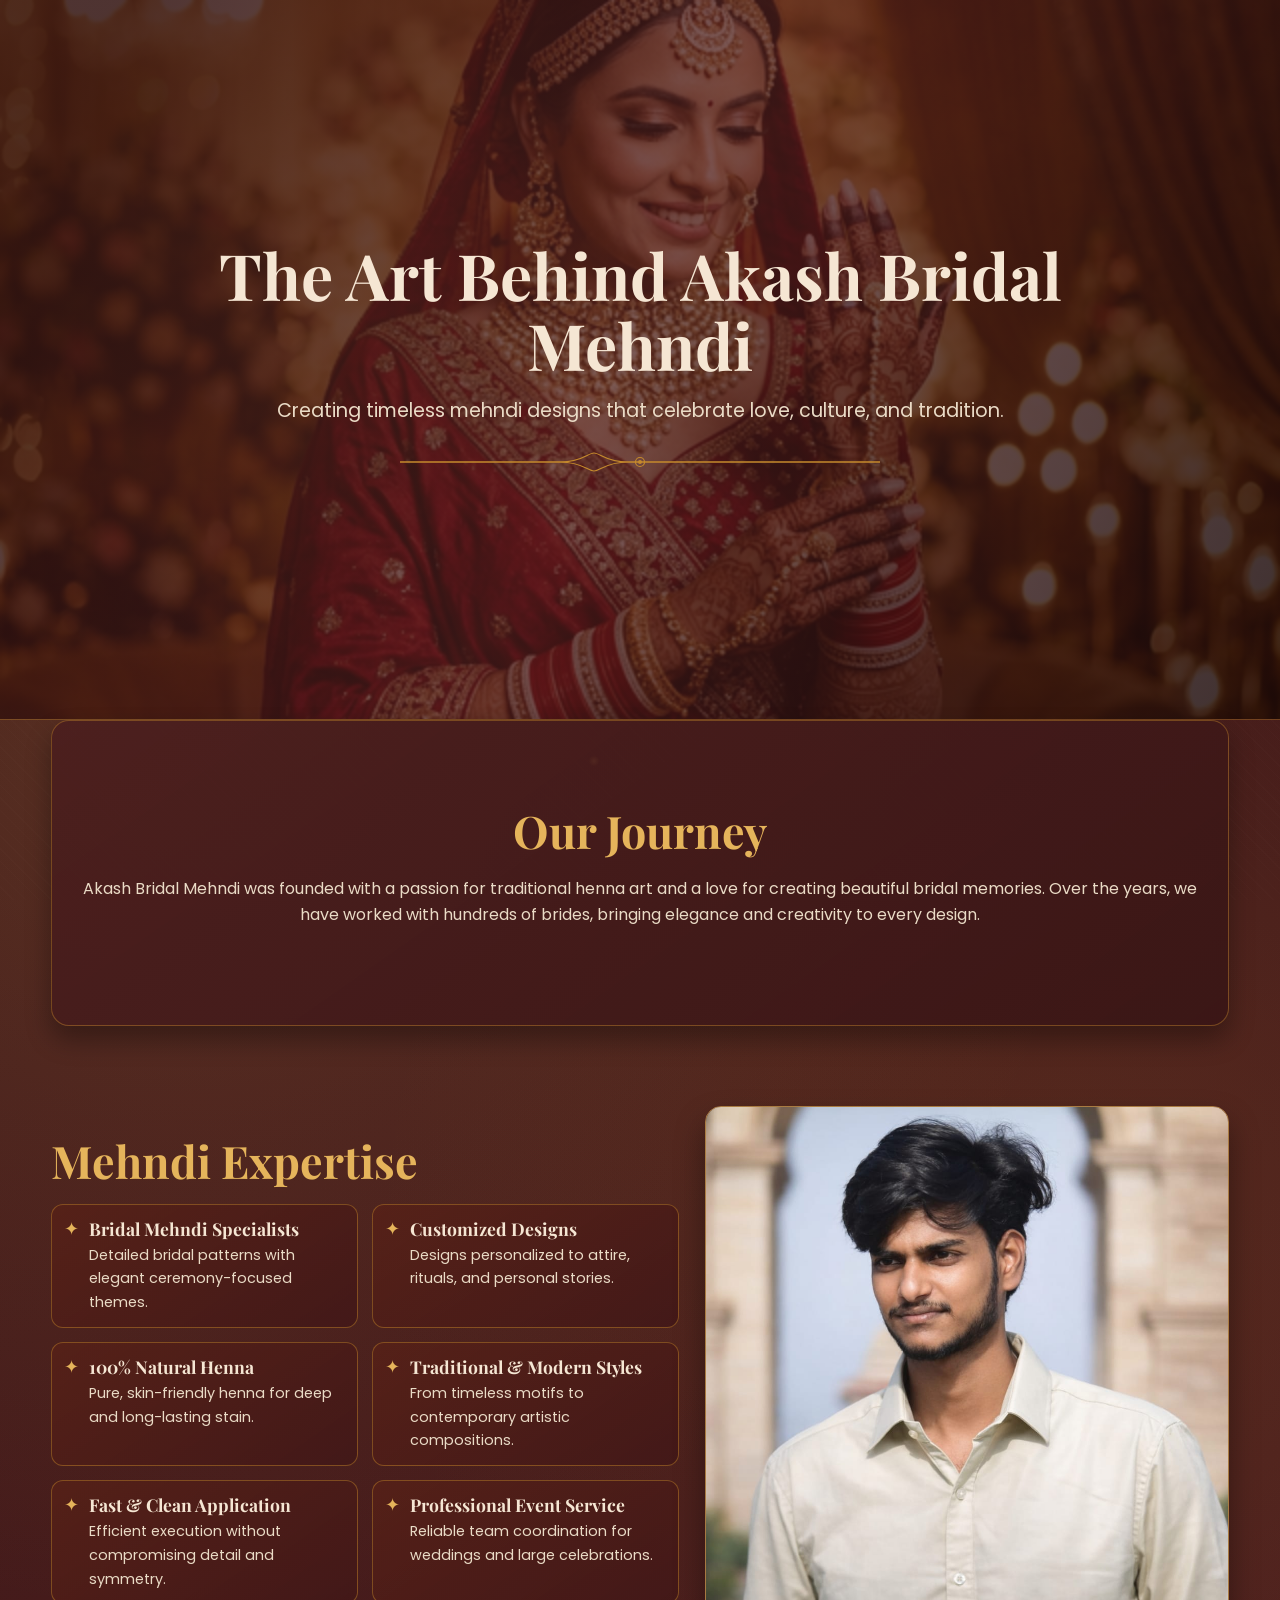
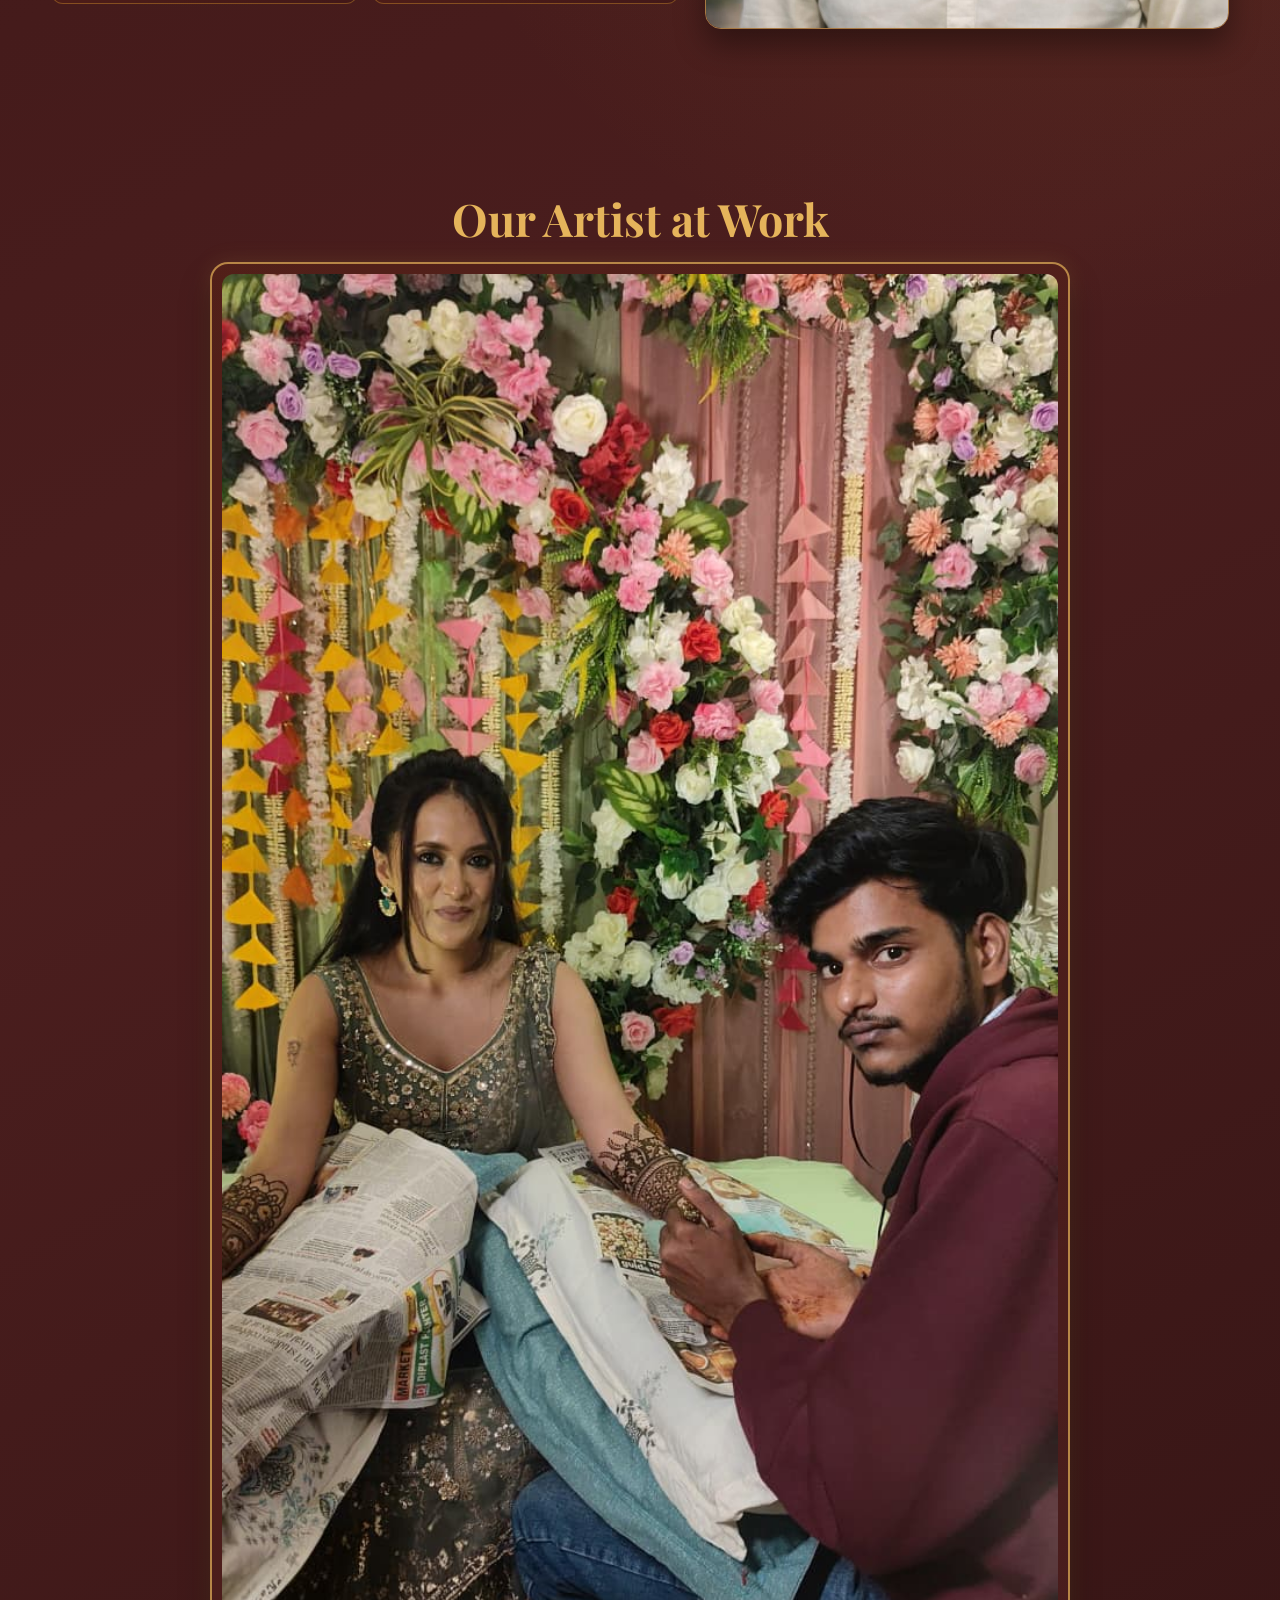
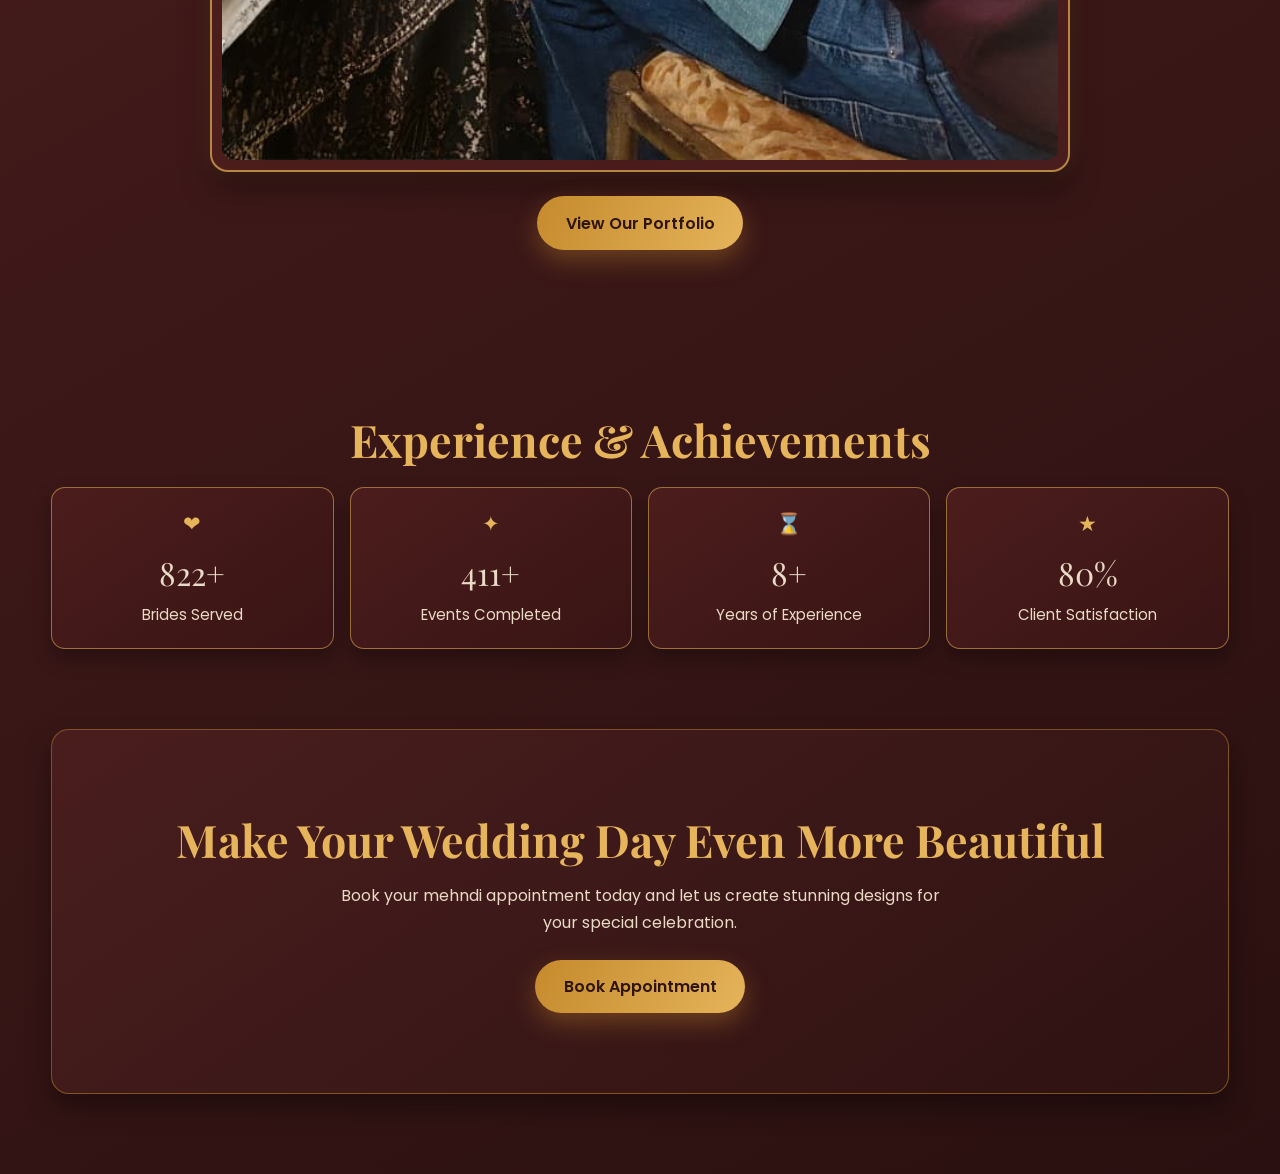
<file: about.html>
﻿<!DOCTYPE html>
<html lang="en">
<head>
  <meta charset="UTF-8" />
  <meta name="viewport" content="width=device-width, initial-scale=1.0" />
  <title>About Us | Akash Bridal Mehndi</title>
  <meta name="description" content="Discover the story, expertise, and achievements of Akash Bridal Mehndi - luxury bridal henna artistry for weddings and celebrations." />
  <link rel="preconnect" href="https://fonts.googleapis.com" />
  <link rel="preconnect" href="https://fonts.gstatic.com" crossorigin />
  <link href="https://fonts.googleapis.com/css2?family=Playfair+Display:wght@500;600;700&family=Poppins:wght@300;400;500;600&display=swap" rel="stylesheet" />
  <link rel="stylesheet" href="about.css" />
</head>
<body>
  <div class="bg-particles" aria-hidden="true">
    <span class="dot d1"></span>
    <span class="dot d2"></span>
    <span class="dot d3"></span>
    <span class="dot d4"></span>
    <span class="dot d5"></span>
    <span class="dot d6"></span>
  </div>

  <main class="about-page">
    <section class="hero" aria-labelledby="heroTitle">
      <div class="mandala mandala--tl" aria-hidden="true">
        <svg viewBox="0 0 220 220" xmlns="http://www.w3.org/2000/svg"><g fill="none" stroke="currentColor" stroke-width="1"><circle cx="0" cy="0" r="30"/><circle cx="0" cy="0" r="52"/><circle cx="0" cy="0" r="74"/><circle cx="0" cy="0" r="96"/><path d="M-96 0H96M0-96V96M-68 -68L68 68M68 -68L-68 68"/></g></svg>
      </div>
      <div class="mandala mandala--tr" aria-hidden="true">
        <svg viewBox="0 0 220 220" xmlns="http://www.w3.org/2000/svg"><g fill="none" stroke="currentColor" stroke-width="1"><circle cx="220" cy="0" r="30"/><circle cx="220" cy="0" r="52"/><circle cx="220" cy="0" r="74"/><circle cx="220" cy="0" r="96"/><path d="M124 0H316M220-96V96M152 -68L288 68M288 -68L152 68"/></g></svg>
      </div>

      <img class="hero-image" src="images/bride_portrait.png" alt="Indian bride showing intricate bridal mehndi" loading="eager" />
      <div class="hero-overlay"></div>

      <div class="hero-content reveal">
        <h1 id="heroTitle">The Art Behind Akash Bridal Mehndi</h1>
        <p>Creating timeless mehndi designs that celebrate love, culture, and tradition.</p>
        <div class="hero-divider" aria-hidden="true">
          <svg viewBox="0 0 520 34" xmlns="http://www.w3.org/2000/svg">
            <path d="M20 17h160c22 0 28-9 34-9s12 9 34 9h252" fill="none" stroke="currentColor" stroke-width="1.2"/>
            <path d="M20 17h160c22 0 28 9 34 9s12-9 34-9h252" fill="none" stroke="currentColor" stroke-width="1.2"/>
            <circle cx="260" cy="17" r="4.5" fill="none" stroke="currentColor" stroke-width="1.2"/>
            <circle cx="260" cy="17" r="2" fill="currentColor"/>
          </svg>
        </div>
      </div>
    </section>

    <section class="section journey reveal" aria-labelledby="journeyTitle">
      <h2 id="journeyTitle">Our Journey</h2>
      <p>
        Akash Bridal Mehndi was founded with a passion for traditional henna art and a love for creating beautiful bridal memories.
        Over the years, we have worked with hundreds of brides, bringing elegance and creativity to every design.
      </p>
    </section>

    <section class="section expertise" aria-labelledby="expertiseTitle">
      <div class="expertise-grid">
        <div>
          <h2 id="expertiseTitle" class="reveal">Mehndi Expertise</h2>
          <div class="feature-list">
            <article class="feature-card reveal">
              <span class="feature-icon" aria-hidden="true">✦</span>
              <div><h3>Bridal Mehndi Specialists</h3><p>Detailed bridal patterns with elegant ceremony-focused themes.</p></div>
            </article>
            <article class="feature-card reveal">
              <span class="feature-icon" aria-hidden="true">✦</span>
              <div><h3>Customized Designs</h3><p>Designs personalized to attire, rituals, and personal stories.</p></div>
            </article>
            <article class="feature-card reveal">
              <span class="feature-icon" aria-hidden="true">✦</span>
              <div><h3>100% Natural Henna</h3><p>Pure, skin-friendly henna for deep and long-lasting stain.</p></div>
            </article>
            <article class="feature-card reveal">
              <span class="feature-icon" aria-hidden="true">✦</span>
              <div><h3>Traditional &amp; Modern Styles</h3><p>From timeless motifs to contemporary artistic compositions.</p></div>
            </article>
            <article class="feature-card reveal">
              <span class="feature-icon" aria-hidden="true">✦</span>
              <div><h3>Fast &amp; Clean Application</h3><p>Efficient execution without compromising detail and symmetry.</p></div>
            </article>
            <article class="feature-card reveal">
              <span class="feature-icon" aria-hidden="true">✦</span>
              <div><h3>Professional Event Service</h3><p>Reliable team coordination for weddings and large celebrations.</p></div>
            </article>
          </div>
        </div>
        <figure class="expertise-image reveal">
          <img src="images/about/owner.jpeg" alt="Close-up mehndi design details" loading="lazy" />
        </figure>
      </div>
    </section>

    <section class="section artist reveal" aria-labelledby="artistTitle">
      <h2 id="artistTitle">Our Artist at Work</h2>
      <figure class="artist-frame">
        <img src="images/about/aaw.png" alt="Mehndi artist applying henna on bride" loading="lazy" />
      </figure>
      <a class="btn-gold" href="#">View Our Portfolio</a>
    </section>

    <section class="section stats" id="stats" aria-labelledby="statsTitle">
      <h2 id="statsTitle" class="reveal">Experience &amp; Achievements</h2>
      <div class="stats-grid">
        <article class="stat-card reveal">
          <span class="stat-icon" aria-hidden="true">❤</span>
          <p class="stat-number" data-target="1000" data-suffix="+">0</p>
          <p class="stat-label">Brides Served</p>
        </article>
        <article class="stat-card reveal">
          <span class="stat-icon" aria-hidden="true">✦</span>
          <p class="stat-number" data-target="500" data-suffix="+">0</p>
          <p class="stat-label">Events Completed</p>
        </article>
        <article class="stat-card reveal">
          <span class="stat-icon" aria-hidden="true">⌛</span>
          <p class="stat-number" data-target="10" data-suffix="+">0</p>
          <p class="stat-label">Years of Experience</p>
        </article>
        <article class="stat-card reveal">
          <span class="stat-icon" aria-hidden="true">★</span>
          <p class="stat-number" data-target="98" data-suffix="%">0</p>
          <p class="stat-label">Client Satisfaction</p>
        </article>
      </div>
    </section>

    <section class="section cta reveal" aria-labelledby="ctaTitle">
      <h2 id="ctaTitle">Make Your Wedding Day Even More Beautiful</h2>
      <p>Book your mehndi appointment today and let us create stunning designs for your special celebration.</p>
      <a class="btn-gold" href="contact.html">Book Appointment</a>
    </section>
  </main>

  <script src="about.js"></script>
</body>
</html>
</file>
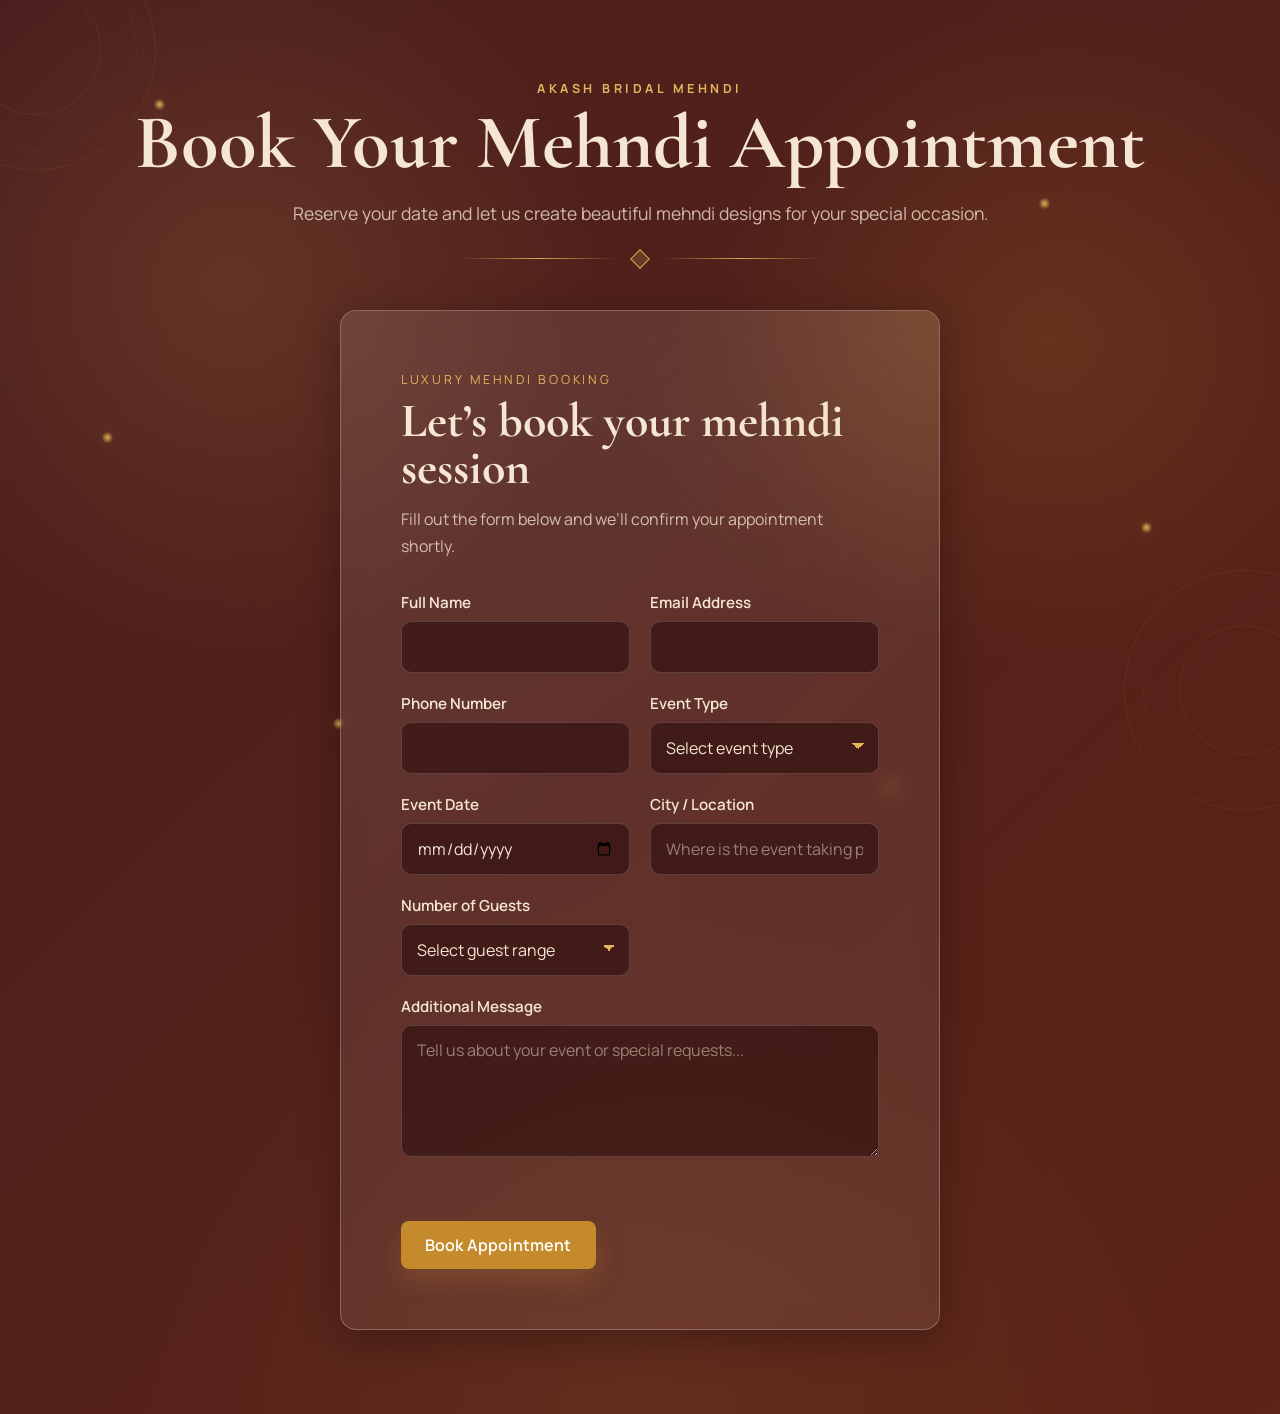
<file: appointment.html>
<!DOCTYPE html>
<html lang="en">
<head>
  <meta charset="UTF-8" />
  <meta name="viewport" content="width=device-width, initial-scale=1.0" />
  <title>Book Appointment | Akash Bridal Mehndi</title>
  <meta
    name="description"
    content="Reserve your mehndi appointment with Akash Bridal Mehndi for bridal, engagement, festival, and special occasion designs."
  />
  <link rel="preconnect" href="https://fonts.googleapis.com" />
  <link rel="preconnect" href="https://fonts.gstatic.com" crossorigin />
  <link
    href="https://fonts.googleapis.com/css2?family=Cormorant+Garamond:wght@500;600;700&family=Manrope:wght@400;500;600;700&display=swap"
    rel="stylesheet"
  />
  <link rel="stylesheet" href="appointment.css" />
</head>
<body>
  <div class="page-ornament" aria-hidden="true">
    <span class="particle particle-1"></span>
    <span class="particle particle-2"></span>
    <span class="particle particle-3"></span>
    <span class="particle particle-4"></span>
    <span class="particle particle-5"></span>
    <span class="particle particle-6"></span>
    <span class="mehndi mehndi-left"></span>
    <span class="mehndi mehndi-right"></span>
  </div>

  <main class="appointment-page">
    <section class="hero" aria-labelledby="hero-title">
      <p class="brand-name">Akash Bridal Mehndi</p>
      <h1 id="hero-title">Book Your Mehndi Appointment</h1>
      <p class="hero-copy">
        Reserve your date and let us create beautiful mehndi designs for your special occasion.
      </p>
      <div class="hero-divider" aria-hidden="true">
        <span></span>
        <i></i>
        <span></span>
      </div>
    </section>

    <section class="form-section" aria-labelledby="appointment-title">
      <article class="appointment-card">
        <p class="card-kicker">Luxury Mehndi Booking</p>
        <h2 id="appointment-title">Let&rsquo;s book your mehndi session</h2>
        <p class="card-copy">
          Fill out the form below and we&rsquo;ll confirm your appointment shortly.
        </p>

        <form id="appointmentForm" class="appointment-form" novalidate>
          <div class="field-group">
            <label for="fullName">Full Name</label>
            <input
              id="fullName"
              name="fullName"
              type="text"
              aria-label="Full Name"
              autocomplete="name"
              required
            />
          </div>

          <div class="field-group">
            <label for="emailAddress">Email Address</label>
            <input
              id="emailAddress"
              name="emailAddress"
              type="email"
              aria-label="Email Address"
              autocomplete="email"
              required
            />
          </div>

          <div class="field-group">
            <label for="phoneNumber">Phone Number</label>
            <input
              id="phoneNumber"
              name="phoneNumber"
              type="tel"
              aria-label="Phone Number"
              autocomplete="tel"
              inputmode="tel"
              required
            />
          </div>

          <div class="field-group">
            <label for="eventType">Event Type</label>
            <select id="eventType" name="eventType" aria-label="Event Type" required>
              <option value="">Select event type</option>
              <option value="Bridal Mehndi">Bridal Mehndi</option>
              <option value="Engagement Mehndi">Engagement Mehndi</option>
              <option value="Baby Shower Mehndi">Baby Shower Mehndi</option>
              <option value="Festival Mehndi">Festival Mehndi</option>
              <option value="Guest Mehndi">Guest Mehndi</option>
              <option value="Other">Other</option>
            </select>
          </div>

          <div class="field-group">
            <label for="eventDate">Event Date</label>
            <input
              id="eventDate"
              name="eventDate"
              type="date"
              aria-label="Event Date"
              required
            />
          </div>

          <div class="field-group">
            <label for="cityLocation">City / Location</label>
            <input
              id="cityLocation"
              name="cityLocation"
              type="text"
              aria-label="City or Location"
              placeholder="Where is the event taking place?"
            />
          </div>

          <div class="field-group">
            <label for="guestCount">Number of Guests</label>
            <select id="guestCount" name="guestCount" aria-label="Number of Guests">
              <option value="">Select guest range</option>
              <option value="Only Bride">Only Bride</option>
              <option value="1-5 Guests">1-5 Guests</option>
              <option value="6-15 Guests">6-15 Guests</option>
              <option value="15+ Guests">15+ Guests</option>
            </select>
          </div>

          <div class="field-group field-group-full">
            <label for="additionalMessage">Additional Message</label>
            <textarea
              id="additionalMessage"
              name="additionalMessage"
              rows="4"
              aria-label="Additional Message"
              placeholder="Tell us about your event or special requests..."
            ></textarea>
          </div>

          <p id="formMessage" class="form-message" aria-live="polite"></p>

          <button type="submit" class="submit-button">Book Appointment</button>
        </form>
      </article>
    </section>
  </main>

  <!-- Website Footer Component -->

  <script src="appointment.js"></script>
</body>
</html>
</file>
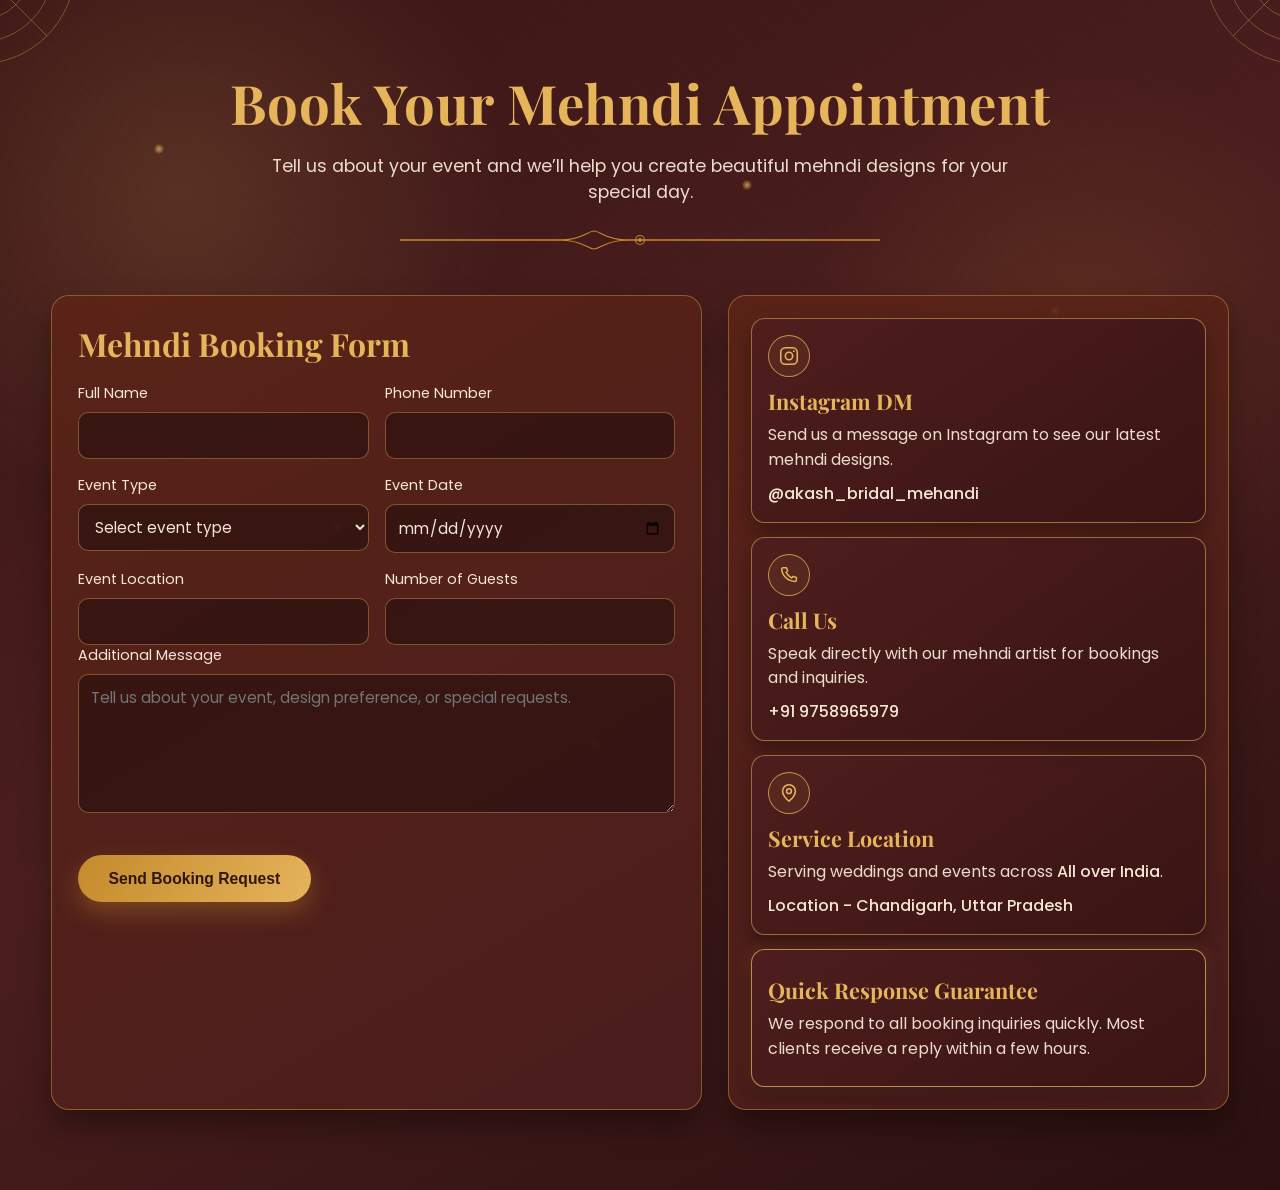
<file: contact.html>
﻿<!DOCTYPE html>
<html lang="en">
<head>
  <meta charset="UTF-8" />
  <meta name="viewport" content="width=device-width, initial-scale=1.0" />
  <title>Contact | Akash Bridal Mehndi</title>
  <meta name="description" content="Book your luxury bridal mehndi appointment with Akash Bridal Mehndi. Submit your event details and connect instantly on WhatsApp." />
  <link rel="preconnect" href="https://fonts.googleapis.com" />
  <link rel="preconnect" href="https://fonts.gstatic.com" crossorigin />
  <link href="https://fonts.googleapis.com/css2?family=Playfair+Display:wght@500;600;700&family=Poppins:wght@300;400;500;600&display=swap" rel="stylesheet" />
  <link rel="stylesheet" href="contact.css" />
</head>
<body>
  <div class="page-layer" aria-hidden="true">
    <span class="particle p1"></span>
    <span class="particle p2"></span>
    <span class="particle p3"></span>
    <span class="particle p4"></span>
    <span class="particle p5"></span>
    <span class="particle p6"></span>
  </div>

  <main class="contact-page">
    <header class="contact-header">
      <div class="mandala mandala--left" aria-hidden="true">
        <svg viewBox="0 0 220 220" xmlns="http://www.w3.org/2000/svg">
          <g fill="none" stroke="currentColor" stroke-width="1">
            <circle cx="0" cy="0" r="30" /><circle cx="0" cy="0" r="52" /><circle cx="0" cy="0" r="74" /><circle cx="0" cy="0" r="96" />
            <path d="M-96 0H96M0-96V96M-68 -68L68 68M68 -68L-68 68" />
          </g>
        </svg>
      </div>

      <div class="mandala mandala--right" aria-hidden="true">
        <svg viewBox="0 0 220 220" xmlns="http://www.w3.org/2000/svg">
          <g fill="none" stroke="currentColor" stroke-width="1">
            <circle cx="220" cy="0" r="30" /><circle cx="220" cy="0" r="52" /><circle cx="220" cy="0" r="74" /><circle cx="220" cy="0" r="96" />
            <path d="M124 0H316M220-96V96M152 -68L288 68M288 -68L152 68" />
          </g>
        </svg>
      </div>

      <h1>Book Your Mehndi Appointment</h1>
      <p>Tell us about your event and we&rsquo;ll help you create beautiful mehndi designs for your special day.</p>
      <div class="header-divider" aria-hidden="true">
        <svg viewBox="0 0 520 34" xmlns="http://www.w3.org/2000/svg">
          <path d="M20 17h160c22 0 28-9 34-9s12 9 34 9h252" fill="none" stroke="currentColor" stroke-width="1.2"/>
          <path d="M20 17h160c22 0 28 9 34 9s12-9 34-9h252" fill="none" stroke="currentColor" stroke-width="1.2"/>
          <circle cx="260" cy="17" r="4.5" fill="none" stroke="currentColor" stroke-width="1.2"/>
          <circle cx="260" cy="17" r="2" fill="currentColor"/>
        </svg>
      </div>
    </header>

    <section class="contact-layout" aria-label="Contact and booking">
      <section class="panel form-panel" aria-labelledby="formTitle">
        <h2 id="formTitle">Mehndi Booking Form</h2>

        <form id="bookingForm" novalidate>
          <div class="field-grid">
            <div class="field">
              <label for="fullName">Full Name</label>
              <input id="fullName" name="fullName" type="text" required />
            </div>

            <div class="field">
              <label for="phoneNumber">Phone Number</label>
              <input id="phoneNumber" name="phoneNumber" type="tel" inputmode="tel" required />
            </div>

            <div class="field">
              <label for="eventType">Event Type</label>
              <select id="eventType" name="eventType" required>
                <option value="" disabled selected>Select event type</option>
                <option>Bridal Mehndi</option>
                <option>Engagement Mehndi</option>
                <option>Baby Shower Mehndi</option>
                <option>Cultural Mehndi</option>
                <option>Guest Mehndi</option>
              </select>
            </div>

            <div class="field">
              <label for="eventDate">Event Date</label>
              <input id="eventDate" name="eventDate" type="date" required />
            </div>

            <div class="field">
              <label for="eventLocation">Event Location</label>
              <input id="eventLocation" name="eventLocation" type="text" required />
            </div>

            <div class="field">
              <label for="guestCount">Number of Guests</label>
              <input id="guestCount" name="guestCount" type="number" min="0" step="1" required />
            </div>
          </div>

          <div class="field">
            <label for="message">Additional Message</label>
            <textarea id="message" name="message" rows="5" placeholder="Tell us about your event, design preference, or special requests."></textarea>
          </div>

          <p class="form-note" id="formNote" aria-live="polite"></p>

          <button type="submit" class="btn-submit">Send Booking Request</button>
        </form>
      </section>

      <aside class="panel methods-panel" aria-label="Contact methods">
        <div class="method-card">
          <span class="method-icon" aria-hidden="true">
            <svg viewBox="0 0 24 24" xmlns="http://www.w3.org/2000/svg"><rect x="3" y="3" width="18" height="18" rx="5" fill="none" stroke="currentColor" stroke-width="1.7"/><circle cx="12" cy="12" r="4" fill="none" stroke="currentColor" stroke-width="1.7"/><circle cx="17.3" cy="6.7" r="1" fill="currentColor"/></svg>
          </span>
          <h3>Instagram DM</h3>
          <p>Send us a message on Instagram to see our latest mehndi designs.</p>
          <a href="https://www.instagram.com/akash_bridal_mehandi?igsh=cm12OXppZDB4NnBl" target="_blank" rel="noopener noreferrer">@akash_bridal_mehandi</a>
        </div>

        <div class="method-card">
          <span class="method-icon" aria-hidden="true">
            <svg viewBox="0 0 24 24" xmlns="http://www.w3.org/2000/svg"><path d="M6.6 4h2.6l1.3 3.4-1.7 1.8a15.5 15.5 0 0 0 6 6l1.8-1.7 3.4 1.3v2.6c0 .8-.6 1.5-1.4 1.6A14.8 14.8 0 0 1 4 5.4 1.6 1.6 0 0 1 5.6 4h1z" fill="none" stroke="currentColor" stroke-width="1.7" stroke-linejoin="round"/></svg>
          </span>
          <h3>Call Us</h3>
          <p>Speak directly with our mehndi artist for bookings and inquiries.</p>
          <a href="tel:+919758965979">+91 9758965979</a>
        </div>

        <div class="method-card">
          <span class="method-icon" aria-hidden="true">
            <svg viewBox="0 0 24 24" xmlns="http://www.w3.org/2000/svg"><path d="M12 21s7-6.1 7-11A7 7 0 1 0 5 10c0 4.9 7 11 7 11Z" fill="none" stroke="currentColor" stroke-width="1.7"/><circle cx="12" cy="10" r="2.6" fill="none" stroke="currentColor" stroke-width="1.7"/></svg>
          </span>
          <h3>Service Location</h3>
          <p>Serving weddings and events across <a href="https://maps.app.goo.gl/FTBnCyzTTdaZjVmp9" target="_blank" rel="noopener noreferrer">All over India</a>.</p>
          <a class="method-text" href="https://maps.app.goo.gl/FTBnCyzTTdaZjVmp9" target="_blank" rel="noopener noreferrer"> Location - Chandigarh, Uttar Pradesh</a>
        </div>

        <div class="highlight-card">
          <h3>Quick Response Guarantee</h3>
          <p>We respond to all booking inquiries quickly. Most clients receive a reply within a few hours.</p>
        </div>
      </aside>
    </section>
  </main>

  <script src="contact.js"></script>
</body>
</html>
</file>
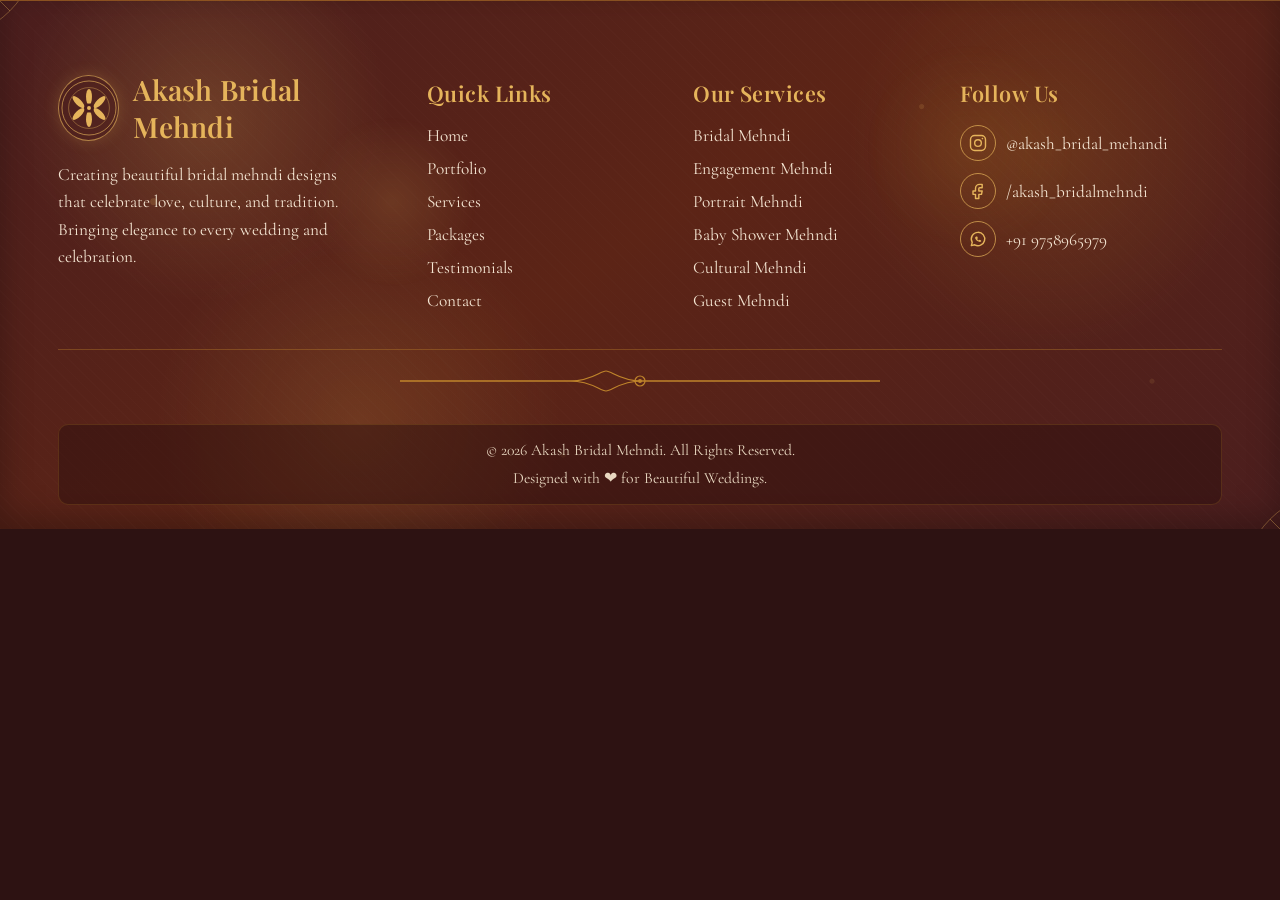
<file: footer.html>
﻿<!DOCTYPE html>
<html lang="en">
<head>
  <meta charset="UTF-8" />
  <meta name="viewport" content="width=device-width, initial-scale=1.0" />
  <title>Akash Bridal Mehndi - Footer</title>
  <link rel="preconnect" href="https://fonts.googleapis.com" />
  <link rel="preconnect" href="https://fonts.gstatic.com" crossorigin />
  <link href="https://fonts.googleapis.com/css2?family=Cormorant+Garamond:wght@400;500;600;700&family=Playfair+Display:wght@500;600;700&display=swap" rel="stylesheet" />
  <link rel="stylesheet" href="footer.css" />
</head>
<body>
  <footer class="royal-footer" id="royalFooter" aria-labelledby="footerBrandTitle">
    <div class="footer-mandala footer-mandala--top-left" aria-hidden="true">
      <svg viewBox="0 0 220 220" xmlns="http://www.w3.org/2000/svg">
        <g fill="none" stroke="currentColor" stroke-width="1">
          <circle cx="0" cy="0" r="30"></circle>
          <circle cx="0" cy="0" r="50"></circle>
          <circle cx="0" cy="0" r="72"></circle>
          <circle cx="0" cy="0" r="96"></circle>
          <path d="M-96 0H96M0-96V96"></path>
          <path d="M-68 -68L68 68M68 -68L-68 68"></path>
        </g>
      </svg>
    </div>

    <div class="footer-mandala footer-mandala--bottom-right" aria-hidden="true">
      <svg viewBox="0 0 220 220" xmlns="http://www.w3.org/2000/svg">
        <g fill="none" stroke="currentColor" stroke-width="1">
          <circle cx="220" cy="220" r="30"></circle>
          <circle cx="220" cy="220" r="50"></circle>
          <circle cx="220" cy="220" r="72"></circle>
          <circle cx="220" cy="220" r="96"></circle>
          <path d="M124 220H316M220 124V316"></path>
          <path d="M152 152L288 288M288 152L152 288"></path>
        </g>
      </svg>
    </div>

    <div class="footer-glow footer-glow--one" aria-hidden="true"></div>
    <div class="footer-glow footer-glow--two" aria-hidden="true"></div>

    <div class="footer-inner footer-fade-target">
      <div class="footer-grid">
        <section class="footer-col footer-brand" aria-labelledby="footerBrandTitle">
          <a href="#" class="footer-brand-link" aria-label="Akash Bridal Mehndi home">
            <span class="footer-logo" aria-hidden="true">
              <svg viewBox="0 0 88 88" xmlns="http://www.w3.org/2000/svg">
                <circle cx="44" cy="44" r="41" fill="none" stroke="currentColor" stroke-width="1.4" opacity="0.7" />
                <circle cx="44" cy="44" r="31" fill="none" stroke="currentColor" stroke-width="1" opacity="0.6" />
                <ellipse cx="44" cy="27" rx="4.5" ry="12" fill="currentColor" />
                <ellipse cx="60" cy="35" rx="4.5" ry="12" fill="currentColor" transform="rotate(45 60 35)" />
                <ellipse cx="60" cy="53" rx="4.5" ry="12" fill="currentColor" transform="rotate(135 60 53)" />
                <ellipse cx="44" cy="61" rx="4.5" ry="12" fill="currentColor" transform="rotate(180 44 61)" />
                <ellipse cx="28" cy="53" rx="4.5" ry="12" fill="currentColor" transform="rotate(225 28 53)" />
                <ellipse cx="28" cy="35" rx="4.5" ry="12" fill="currentColor" transform="rotate(315 28 35)" />
                <circle cx="44" cy="44" r="7" fill="#4B1E1E" />
                <circle cx="44" cy="44" r="3" fill="currentColor" />
              </svg>
            </span>
            <span>
              <h2 id="footerBrandTitle" class="footer-brand-name">Akash Bridal Mehndi</h2>
            </span>
          </a>
          <p class="footer-brand-copy">
            Creating beautiful bridal mehndi designs that celebrate love, culture, and tradition. Bringing elegance to every wedding and celebration.
          </p>
        </section>

        <nav class="footer-col" aria-labelledby="quickLinksTitle">
          <h3 id="quickLinksTitle" class="footer-title">Quick Links</h3>
          <ul class="footer-list">
            <li><a href="#">Home</a></li>
            <li><a href="#portfolio">Portfolio</a></li>
            <li><a href="#services">Services</a></li>
            <li><a href="#packages">Packages</a></li>
            <li><a href="#testimonials">Testimonials</a></li>
            <li><a href="#contact">Contact</a></li>
          </ul>
        </nav>

        <section class="footer-col" aria-labelledby="servicesTitle">
          <h3 id="servicesTitle" class="footer-title">Our Services</h3>
          <ul class="footer-list footer-list--services">
            <li><a href="#services">Bridal Mehndi</a></li>
            <li><a href="#services">Engagement Mehndi</a></li>
            <li><a href="#services">Portrait Mehndi</a></li>
            <li><a href="#services">Baby Shower Mehndi</a></li>
            <li><a href="#services">Cultural Mehndi</a></li>
            <li><a href="#services">Guest Mehndi</a></li>
          </ul>
        </section>

        <section class="footer-col" aria-labelledby="socialTitle">
          <h3 id="socialTitle" class="footer-title">Follow Us</h3>
          <ul class="footer-social-list" aria-label="Social media links">
            <li>
            <a href="https://www.instagram.com/akash_bridal_mehandi?igsh=cm12OXppZDB4NnBl" target="_blank" rel="noopener noreferrer" class="footer-social-link" aria-label="Instagram profile">
                <span class="social-icon" aria-hidden="true">
                  <svg viewBox="0 0 24 24" xmlns="http://www.w3.org/2000/svg">
                    <rect x="3" y="3" width="18" height="18" rx="5" ry="5" fill="none" stroke="currentColor" stroke-width="1.7" />
                    <circle cx="12" cy="12" r="4" fill="none" stroke="currentColor" stroke-width="1.7" />
                    <circle cx="17.3" cy="6.7" r="1" fill="currentColor" />
                  </svg>
                </span>
              <span class="social-text">@akash_bridal_mehandi</span>
              </a>
            </li>
            <li>
              <a href="https://facebook.com/akash_bridalmehndi" target="_blank" rel="noopener noreferrer" class="footer-social-link" aria-label="Facebook page">
                <span class="social-icon" aria-hidden="true">
                  <svg viewBox="0 0 24 24" xmlns="http://www.w3.org/2000/svg">
                    <path d="M14 8h3V4h-3c-2.76 0-5 2.24-5 5v3H6v4h3v5h4v-5h3.2l.8-4H13V9c0-.55.45-1 1-1z" fill="none" stroke="currentColor" stroke-width="1.7" stroke-linejoin="round" />
                  </svg>
                </span>
                <span class="social-text">/akash_bridalmehndi</span>
              </a>
            </li>
            <li>
            <a href="https://wa.me/919758965979" target="_blank" rel="noopener noreferrer" class="footer-social-link" aria-label="WhatsApp contact">
                <span class="social-icon" aria-hidden="true">
                  <svg viewBox="0 0 24 24" xmlns="http://www.w3.org/2000/svg">
                    <path d="M12 4a8 8 0 0 0-6.91 12.03L4 20l4.07-1.06A8 8 0 1 0 12 4Z" fill="none" stroke="currentColor" stroke-width="1.7" stroke-linejoin="round" />
                    <path d="M9.4 9.5c.2-.5.4-.5.7-.5h.6c.2 0 .4.1.5.4l.5 1.2c.1.2.1.5-.1.7l-.4.5c-.1.1-.1.3 0 .4.3.6.8 1.1 1.4 1.4.1.1.3.1.4 0l.5-.4c.2-.2.5-.2.7-.1l1.2.5c.3.1.4.3.4.5v.6c0 .3 0 .5-.5.7-.5.2-1.6.4-3.4-.6-1.9-1-3-3-3.2-3.5-.2-.5-.2-1.4.2-2.1Z" fill="currentColor" />
                  </svg>
                </span>
              <span class="social-text">+91 9758965979</span>
              </a>
            </li>
          </ul>
        </section>
      </div>

      <div class="footer-divider" role="separator" aria-label="Decorative divider">
        <span class="divider-flourish" aria-hidden="true">
          <svg viewBox="0 0 520 38" xmlns="http://www.w3.org/2000/svg">
            <path d="M20 19h170c22 0 30-10 36-10s14 10 36 10h238" fill="none" stroke="currentColor" stroke-width="1.2" />
            <path d="M20 19h170c22 0 30 10 36 10s14-10 36-10h238" fill="none" stroke="currentColor" stroke-width="1.2" />
            <circle cx="260" cy="19" r="5" fill="none" stroke="currentColor" stroke-width="1.2" />
            <circle cx="260" cy="19" r="2" fill="currentColor" />
          </svg>
        </span>
      </div>

      <div class="footer-bottom">
        <p>&copy; 2026 Akash Bridal Mehndi. All Rights Reserved.</p>
        <p>Designed with <span aria-hidden="true">&#10084;</span> for Beautiful Weddings.</p>
      </div>
    </div>
  </footer>

  <script src="footer.js"></script>
</body>
</html>
</file>
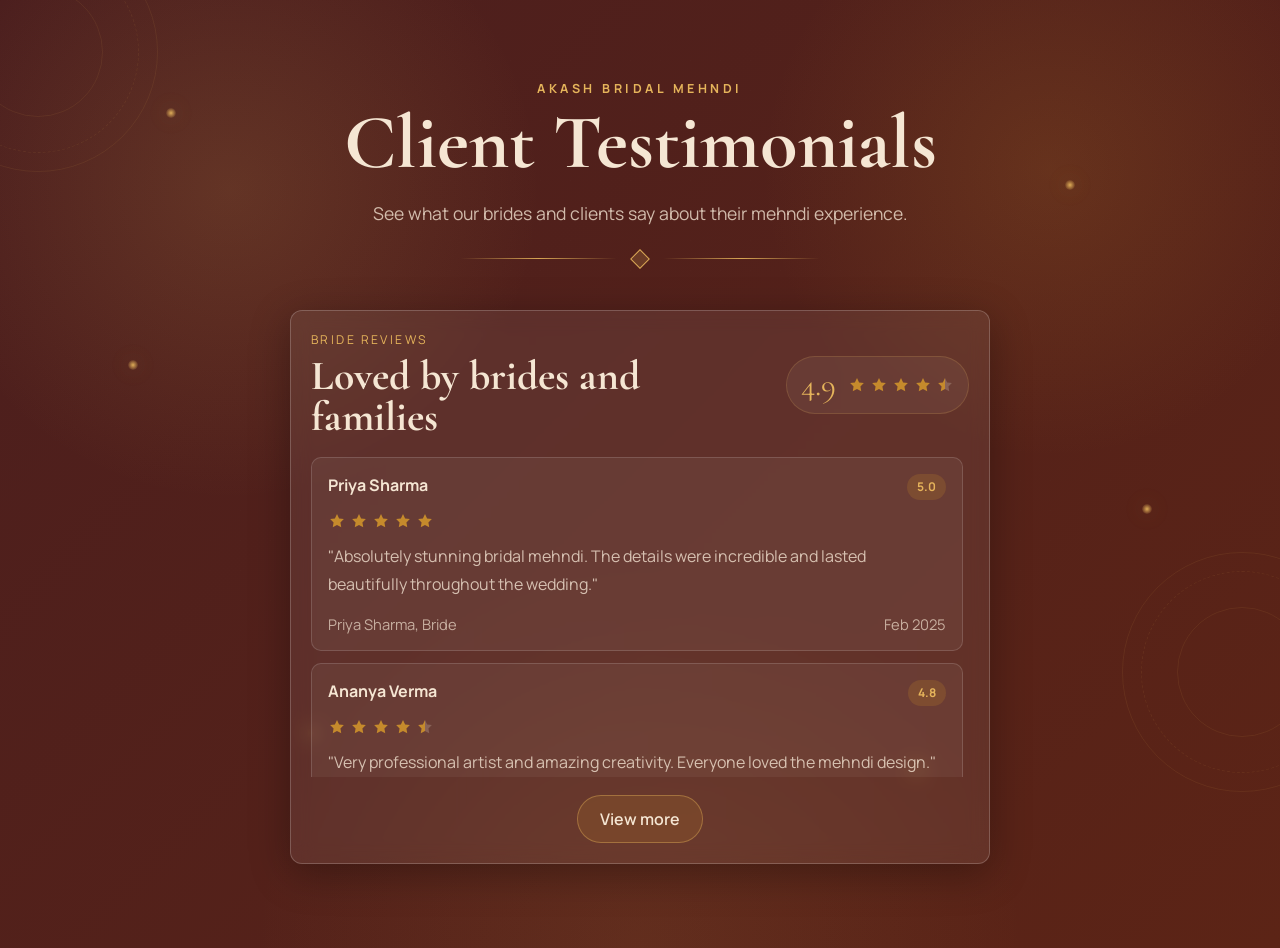
<file: testimonials.html>
<!DOCTYPE html>
<html lang="en">
<head>
  <meta charset="UTF-8" />
  <meta name="viewport" content="width=device-width, initial-scale=1.0" />
  <title>Client Testimonials | Akash Bridal Mehndi</title>
  <meta
    name="description"
    content="Read client testimonials and bridal mehndi reviews for Akash Bridal Mehndi."
  />
  <link rel="preconnect" href="https://fonts.googleapis.com" />
  <link rel="preconnect" href="https://fonts.gstatic.com" crossorigin />
  <link
    href="https://fonts.googleapis.com/css2?family=Cormorant+Garamond:wght@500;600;700&family=Manrope:wght@400;500;600;700&display=swap"
    rel="stylesheet"
  />
  <link rel="stylesheet" href="testimonials.css" />
</head>
<body>
  <div class="page-ornament" aria-hidden="true">
    <span class="particle particle-1"></span>
    <span class="particle particle-2"></span>
    <span class="particle particle-3"></span>
    <span class="particle particle-4"></span>
    <span class="particle particle-5"></span>
    <span class="particle particle-6"></span>
    <span class="mehndi mehndi-left"></span>
    <span class="mehndi mehndi-right"></span>
  </div>

  <main class="testimonials-page">
    <section class="hero" aria-labelledby="hero-title">
      <p class="brand-name">Akash Bridal Mehndi</p>
      <h1 id="hero-title">Client Testimonials</h1>
      <p class="hero-copy">
        See what our brides and clients say about their mehndi experience.
      </p>
      <div class="hero-divider" aria-hidden="true">
        <span></span>
        <i></i>
        <span></span>
      </div>
    </section>

    <section class="testimonials-section" aria-labelledby="testimonials-heading">
      <div class="testimonials-container">
        <div class="testimonials-summary">
          <div>
            <p class="summary-kicker">Bride Reviews</p>
            <h2 id="testimonials-heading">Loved by brides and families</h2>
          </div>
          <div class="rating-summary" aria-live="polite">
            <span id="averageRating" class="average-rating">0.0</span>
            <div id="averageStars" class="average-stars" aria-label="Average rating"></div>
          </div>
        </div>

        <div id="reviewsList" class="reviews-scroll" aria-label="Client testimonials list"></div>

        <div class="section-action">
          <button id="viewMoreButton" class="view-more-button" type="button">
            View more
          </button>
        </div>
      </div>
    </section>
  </main>

  <!-- Website Footer Component -->

  <script src="testimonials.js"></script>
</body>
</html>
</file>
<file: css/styles.css>
/* ═══════════════════════════════════════════════════════
   Akash Bridal Mehandi — Stylesheet
   File: css/styles.css
═══════════════════════════════════════════════════════ */

/* ─── CSS RESET & BASE ──────────────────────────────── */
*, *::before, *::after { box-sizing: border-box; margin: 0; padding: 0; }

:root {
  --cream:        #F7EFE5;
  --gold-primary: #C58A2C;
  --gold-dark:    #A86B17;
  --gold-light:   #E5B45B;
  --gold-pale:    #F0D080;
  --brown-dark:   #3B1F12;
  --brown-mid:    #5A2F15;
  --brown-text:   #5C3A21;
  --brown-logo:   #8B5A2B;
  --text-cream:   #F5E6D3;
  --text-beige:   #EADBC8;
  --text-light:   #D4B896;
  --hero-h:       90vh;
}

html { scroll-behavior: smooth; }

body {
  font-family: 'Cormorant Garamond', serif;
  background: var(--brown-dark);
  color: var(--text-cream);
  overflow-x: hidden;
}

/* ─── NAVBAR ────────────────────────────────────────── */
.navbar {
  position: sticky;
  top: 0;
  z-index: 1000;
  background: var(--cream);
  display: flex;
  align-items: center;
  justify-content: space-between;
  padding: 0 2.5rem;
  height: 72px;
  box-shadow: 0 2px 20px rgba(90, 47, 21, 0.15);
}

/* Brand */
.nav-brand {
  display: flex;
  align-items: center;
  gap: 0.7rem;
  text-decoration: none;
  flex-shrink: 0;
}

.nav-logo-icon {
  width: 42px;
  height: 42px;
  flex-shrink: 0;
}

.nav-brand-text {
  display: flex;
  flex-direction: column;
  line-height: 1.1;
}

.nav-brand-name {
  font-family: 'Great Vibes', cursive;
  font-size: 1.55rem;
  color: var(--brown-logo);
  white-space: nowrap;
  letter-spacing: 0.02em;
}

.nav-brand-sub {
  font-family: 'Cormorant Garamond', serif;
  font-size: 0.62rem;
  letter-spacing: 0.22em;
  text-transform: uppercase;
  color: var(--gold-primary);
  font-weight: 500;
}

/* Nav Links */
.nav-menu {
  display: flex;
  align-items: center;
  gap: 2.2rem;
  list-style: none;
}

.nav-menu a {
  font-family: 'Playfair Display', serif;
  font-size: 0.88rem;
  letter-spacing: 0.06em;
  color: var(--brown-text);
  text-decoration: none;
  position: relative;
  padding-bottom: 4px;
  transition: color 0.25s;
}

.nav-menu a::after {
  content: '';
  position: absolute;
  bottom: 0;
  left: 0;
  width: 0;
  height: 2px;
  background: var(--gold-primary);
  border-radius: 2px;
  transition: width 0.3s ease;
}

.nav-menu a:hover { color: var(--gold-dark); }
.nav-menu a:hover::after { width: 100%; }

.nav-menu .active a { color: var(--brown-logo); }
.nav-menu .active a::after { width: 100%; }

/* Book Now Button */
.btn-book-nav {
  background: linear-gradient(135deg, var(--gold-primary) 0%, var(--gold-dark) 100%);
  color: #fff;
  border: none;
  padding: 0.6rem 1.6rem;
  border-radius: 50px;
  font-family: 'Playfair Display', serif;
  font-size: 0.85rem;
  letter-spacing: 0.08em;
  cursor: pointer;
  box-shadow: 0 4px 18px rgba(165, 107, 23, 0.45);
  transition: transform 0.2s, box-shadow 0.2s;
  white-space: nowrap;
  flex-shrink: 0;
}

.btn-book-nav:hover {
  transform: translateY(-2px);
  box-shadow: 0 8px 28px rgba(165, 107, 23, 0.55);
}

/* Hamburger */
.hamburger {
  display: none;
  flex-direction: column;
  gap: 5px;
  cursor: pointer;
  padding: 6px;
  background: none;
  border: none;
}

.hamburger span {
  display: block;
  width: 26px;
  height: 2.5px;
  background: var(--brown-logo);
  border-radius: 3px;
  transition: all 0.3s ease;
}

.hamburger.open span:nth-child(1) { transform: translateY(7.5px) rotate(45deg); }
.hamburger.open span:nth-child(2) { opacity: 0; transform: scaleX(0); }
.hamburger.open span:nth-child(3) { transform: translateY(-7.5px) rotate(-45deg); }

/* Mobile Drawer */
.mobile-drawer {
  display: none;
  position: fixed;
  top: 72px;
  left: 0;
  width: 100%;
  background: var(--cream);
  padding: 1.5rem 2rem 2rem;
  box-shadow: 0 8px 30px rgba(90, 47, 21, 0.2);
  z-index: 999;
  transform: translateY(-10px);
  opacity: 0;
  visibility: hidden;
  pointer-events: none;
  transition: transform 0.3s ease, opacity 0.3s ease, visibility 0s linear 0.3s;
}

.mobile-drawer.open {
  transform: translateY(0);
  opacity: 1;
  visibility: visible;
  pointer-events: auto;
  transition-delay: 0s;
}

.mobile-drawer ul {
  list-style: none;
  display: flex;
  flex-direction: column;
  gap: 1rem;
}

.mobile-drawer ul li a {
  font-family: 'Playfair Display', serif;
  font-size: 1.1rem;
  color: var(--brown-text);
  text-decoration: none;
  display: block;
  padding: 0.5rem 0;
  border-bottom: 1px solid rgba(197, 138, 44, 0.2);
}

.mobile-drawer .btn-book-mobile {
  margin-top: 1.2rem;
  display: inline-block;
  background: linear-gradient(135deg, var(--gold-primary) 0%, var(--gold-dark) 100%);
  color: #fff;
  padding: 0.75rem 2rem;
  border-radius: 50px;
  font-family: 'Playfair Display', serif;
  font-size: 0.95rem;
  letter-spacing: 0.08em;
  text-align: center;
  box-shadow: 0 4px 18px rgba(165, 107, 23, 0.45);
  cursor: pointer;
  border: none;
  width: 100%;
}

/* ─── HERO SECTION ──────────────────────────────────── */
.hero {
  position: relative;
  min-height: var(--hero-h);
  background:
    radial-gradient(ellipse at 20% 60%, rgba(197, 138, 44, 0.18) 0%, transparent 55%),
    radial-gradient(ellipse at 80% 30%, rgba(229, 180, 91, 0.12) 0%, transparent 45%),
    radial-gradient(ellipse at 50% 90%, rgba(90, 47, 21, 0.4) 0%, transparent 60%),
    linear-gradient(135deg, var(--brown-dark) 0%, #4A2510 40%, var(--brown-mid) 70%, #3B1A0A 100%);
  display: flex;
  align-items: center;
  overflow: hidden;
}

/* Bokeh particles */
.hero::before {
  content: '';
  position: absolute;
  inset: 0;
  background-image:
    radial-gradient(circle at 15% 25%, rgba(229, 180, 91, 0.25) 0%, transparent 2%),
    radial-gradient(circle at 30% 70%, rgba(197, 138, 44, 0.2)  0%, transparent 1.5%),
    radial-gradient(circle at 65% 15%, rgba(240, 208, 128, 0.18) 0%, transparent 1.2%),
    radial-gradient(circle at 75% 55%, rgba(197, 138, 44, 0.22) 0%, transparent 1.8%),
    radial-gradient(circle at 88% 80%, rgba(229, 180, 91, 0.15) 0%, transparent 1.3%),
    radial-gradient(circle at 8%  80%, rgba(240, 208, 128, 0.12) 0%, transparent 1%),
    radial-gradient(circle at 50% 40%, rgba(197, 138, 44, 0.08) 0%, transparent 3%);
  pointer-events: none;
}

/* SVG Mandala corners */
.mandala-tr,
.mandala-br {
  position: absolute;
  pointer-events: none;
  opacity: 0.22;
}

.mandala-tr { top: -20px; right: -20px; width: 340px; }
.mandala-br { bottom: -20px; right: -20px; width: 340px; transform: scaleY(-1); }

/* Hero inner layout */
.hero-inner {
  position: relative;
  z-index: 2;
  display: grid;
  grid-template-columns: 1fr 1fr;
  align-items: center;
  width: 100%;
  max-width: 1400px;
  margin: 0 auto;
  min-height: var(--hero-h);
  padding: 0;
  gap: 0;
}

/* Left: Bride Image */
.hero-img-wrap {
  position: relative;
  width: 100%;
  height: var(--hero-h);
  display: flex;
  align-items: flex-end;
  justify-content: center;
  overflow: hidden;
}

.hero-img-wrap::before {
  content: '';
  position: absolute;
  inset: 0;
  background: radial-gradient(
    ellipse at 60% 70%,
    rgba(197, 138, 44, 0.12) 0%,
    transparent 65%
  );
  pointer-events: none;
  z-index: 1;
}

.bride-img {
  position: absolute;
  inset: 0;
  width: 100%;
  height: 100%;
  object-fit: cover;
  object-position: center 20%;

  /* move image upward */
  transform: translateY(-90px);

  border-radius: 0;

  mask-image: linear-gradient(to bottom, black 55%, transparent 100%);
  -webkit-mask-image: linear-gradient(to bottom, black 55%, transparent 100%);
}

/* Right: Hero Text */
.hero-text {
  padding: 5rem 4rem 5rem 2rem;
  display: flex;
  flex-direction: column;
  justify-content: center;
  align-items: flex-start;
}

.hero-eyebrow {
  font-family: 'Great Vibes', cursive;
  font-size: 2.2rem;
  color: var(--gold-light);
  margin-bottom: 0.4rem;
  line-height: 1;
  letter-spacing: 0.03em;
  animation: fadeUp 0.8s ease both;
}

.hero-headline {
  font-family: 'Playfair Display', serif;
  font-size: clamp(3rem, 6vw, 5.5rem);
  font-weight: 700;
  color: var(--text-cream);
  line-height: 1.05;
  letter-spacing: -0.01em;
  margin-bottom: 0.3rem;
  animation: fadeUp 0.9s 0.1s ease both;
}

.hero-headline span {
  display: block;
  color: var(--gold-pale);
  font-weight: 400;
  font-size: 0.65em;
  letter-spacing: 0.12em;
  text-transform: uppercase;
  font-family: 'Cormorant Garamond', serif;
}

/* Divider */
.hero-divider {
  display: flex;
  align-items: center;
  gap: 0.8rem;
  margin: 1.2rem 0 1.5rem;
  animation: fadeUp 1s 0.2s ease both;
}

.hero-divider-line {
  flex: 1;
  max-width: 140px;
  height: 1px;
  background: linear-gradient(to right, transparent, var(--gold-primary), transparent);
}

.hero-divider-diamond {
  width: 8px;
  height: 8px;
  border: 1.5px solid var(--gold-primary);
  transform: rotate(45deg);
  flex-shrink: 0;
}

.hero-subtitle {
  font-family: 'Cormorant Garamond', serif;
  font-size: clamp(1rem, 2vw, 1.35rem);
  font-weight: 400;
  font-style: italic;
  color: var(--text-beige);
  line-height: 1.6;
  max-width: 400px;
  margin-bottom: 2rem;
  letter-spacing: 0.03em;
  animation: fadeUp 1.1s 0.3s ease both;
}

/* Stats Row */
.hero-stats {
  display: flex;
  gap: 2.5rem;
  margin-bottom: 2.5rem;
  animation: fadeUp 1.2s 0.4s ease both;
}

.hero-stat {
  display: flex;
  flex-direction: column;
  align-items: flex-start;
}

.hero-stat-number {
  font-family: 'Playfair Display', serif;
  font-size: 1.8rem;
  font-weight: 700;
  color: var(--gold-light);
  line-height: 1;
}

.hero-stat-label {
  font-family: 'Cormorant Garamond', serif;
  font-size: 0.78rem;
  letter-spacing: 0.14em;
  text-transform: uppercase;
  color: var(--text-light);
  margin-top: 0.2rem;
}

.hero-stat-divider {
  width: 1px;
  height: 40px;
  background: rgba(197, 138, 44, 0.35);
  align-self: center;
}

/* CTA Button */
.btn-cta {
  background: linear-gradient(135deg, var(--gold-primary) 0%, var(--gold-dark) 100%);
  color: #fff;
  border: none;
  padding: 1rem 2.8rem;
  border-radius: 50px;
  font-family: 'Playfair Display', serif;
  font-size: 1rem;
  letter-spacing: 0.1em;
  cursor: pointer;
  box-shadow:
    0 6px 30px rgba(165, 107, 23, 0.5),
    0 0 0 0 rgba(197, 138, 44, 0.4);
  transition: transform 0.2s, box-shadow 0.2s;
  position: relative;
  overflow: hidden;
  animation: fadeUp 1.3s 0.5s ease both;
}

.btn-cta::before {
  content: '';
  position: absolute;
  top: 0;
  left: -100%;
  width: 100%;
  height: 100%;
  background: linear-gradient(90deg, transparent, rgba(255,255,255,0.15), transparent);
  transition: left 0.5s ease;
}

.btn-cta:hover {
  transform: translateY(-3px);
  box-shadow: 0 12px 40px rgba(165, 107, 23, 0.6), 0 0 20px rgba(197, 138, 44, 0.25);
}

.btn-cta:hover::before { left: 100%; }

.hero-tagline {
  margin-top: 1rem;
  font-family: 'Cormorant Garamond', serif;
  font-size: 0.78rem;
  letter-spacing: 0.14em;
  text-transform: uppercase;
  color: rgba(229, 180, 91, 0.5);
  animation: fadeUp 1.4s 0.6s ease both;
}

/* ─── GALLERY STRIP ─────────────────────────────────── */
.gallery-strip {
  background: linear-gradient(180deg, var(--brown-dark) 0%, #2A1208 100%);
  padding: 3rem 2.5rem 4rem;
}

.gallery-strip-label {
  text-align: center;
  margin-bottom: 2rem;
}

.gallery-strip-label span {
  font-family: 'Great Vibes', cursive;
  font-size: 1.6rem;
  color: var(--gold-light);
  display: block;
  margin-bottom: 0.2rem;
}

.gallery-strip-label h2 {
  font-family: 'Playfair Display', serif;
  font-size: 1.1rem;
  font-weight: 400;
  letter-spacing: 0.2em;
  text-transform: uppercase;
  color: var(--text-beige);
}

.gallery-strip-inner {
  display: grid;
  grid-template-columns: repeat(3, 1fr);
  gap: 1.5rem;
  max-width: 1200px;
  margin: 0 auto;
}

.gallery-card {
  position: relative;
  border-radius: 14px;
  overflow: hidden;
  aspect-ratio: 4/3;
  box-shadow:
    0 10px 40px rgba(0, 0, 0, 0.45),
    0 0 0 1px rgba(197, 138, 44, 0.2);
  cursor: pointer;
}

.gallery-card img {
  width: 100%;
  height: 100%;
  object-fit: cover;
  transition: transform 0.5s ease;
  filter: saturate(1.1) brightness(0.92) sepia(0.12);
}

.gallery-card:hover img { transform: scale(1.06); }

.gallery-card-overlay {
  position: absolute;
  inset: 0;
  background: linear-gradient(to top, rgba(59, 31, 18, 0.7) 0%, transparent 50%);
  display: flex;
  align-items: flex-end;
  padding: 1.2rem 1.5rem;
  opacity: 0;
  transition: opacity 0.3s ease;
}

.gallery-card:hover .gallery-card-overlay { opacity: 1; }

.gallery-card-caption {
  font-family: 'Cormorant Garamond', serif;
  font-size: 1rem;
  color: var(--text-cream);
  letter-spacing: 0.06em;
}

.gallery-card::after {
  content: '';
  position: absolute;
  inset: 0;
  border-radius: 14px;
  border: 1.5px solid transparent;
  transition: border-color 0.3s ease;
  pointer-events: none;
}

.gallery-card:hover::after { border-color: rgba(197, 138, 44, 0.5); }

/* ─── FOOTER BAR ────────────────────────────────────── */
.footer-bar {
  background: #1E0D06;
  text-align: center;
  padding: 1.2rem 2rem;
  font-family: 'Cormorant Garamond', serif;
  font-size: 0.8rem;
  letter-spacing: 0.1em;
  color: rgba(229, 180, 91, 0.4);
}

/* ─── ANIMATIONS ────────────────────────────────────── */
@keyframes fadeUp {
  from { opacity: 0; transform: translateY(28px); }
  to   { opacity: 1; transform: translateY(0); }
}

@keyframes float {
  0%, 100% { transform: translateY(0px); }
  50%       { transform: translateY(-8px); }
}

.mandala-tr { animation: float 8s ease-in-out infinite; }
.mandala-br { animation: float 8s 2s ease-in-out infinite; }

/* ─── RESPONSIVE ────────────────────────────────────── */
@media (max-width: 1024px) {
  .hero-text { padding: 4rem 2.5rem 4rem 1.5rem; }
  .hero-headline { font-size: clamp(2.5rem, 5.5vw, 4.5rem); }
}

@media (max-width: 768px) {
  .hamburger { display: flex; }
  .nav-menu { display: none; }
  .btn-book-nav { display: none; }
  .mobile-drawer { display: block; }

  .hero-inner {
    grid-template-columns: 1fr;
    min-height: auto;
  }

  .hero {
    min-height: auto;
    flex-direction: column;
  }

  .hero-img-wrap {
    min-height: 55vw;
    max-height: 420px;
    width: 100%;
    padding: 0;
  }

  .bride-img {
    width: 100%;
    max-width: 100%;
    height: 100%;
    object-position: center top;
    border-radius: 0;
    mask-image: linear-gradient(to bottom, black 55%, transparent 100%);
    -webkit-mask-image: linear-gradient(to bottom, black 55%, transparent 100%);
  }

  .hero-text {
    padding: 2.5rem 1.5rem 3rem;
    align-items: center;
    text-align: center;
  }

  .hero-subtitle { text-align: center; }
  .hero-stats { justify-content: center; gap: 1.5rem; }
  .btn-cta { width: 100%; }
  .hero-eyebrow { font-size: 1.8rem; }
  .hero-headline { font-size: 2.6rem; }

  .gallery-strip-inner {
    grid-template-columns: 1fr;
    gap: 1rem;
  }

  .gallery-card { aspect-ratio: 16/9; }
  .gallery-card-overlay { opacity: 1; }

  .mandala-tr,
  .mandala-br { width: 180px; }
}

@media (max-width: 480px) {
  .navbar { padding: 0 1.2rem; height: 64px; }
  .nav-brand-name { font-size: 1.25rem; }
  .hero-text { padding: 2rem 1.2rem 2.5rem; }
  .hero-headline { font-size: 2.1rem; }
  .hero-stats { flex-wrap: wrap; gap: 1rem 2rem; }
  .hero-stat-divider { display: none; }
  .gallery-strip { padding: 2rem 1.2rem 3rem; }
}

/* ═══════════════════════════════════════════════════════
   SERVICES SECTION
═══════════════════════════════════════════════════════ */

.services-section {
  position: relative;
  background:
    radial-gradient(ellipse at 15% 30%,  rgba(197, 138, 44, 0.14) 0%, transparent 50%),
    radial-gradient(ellipse at 85% 70%,  rgba(229, 180, 91, 0.10) 0%, transparent 45%),
    radial-gradient(ellipse at 50% 100%, rgba(90,  35,  22, 0.5)  0%, transparent 55%),
    linear-gradient(160deg, #3A1010 0%, #4B1E1E 30%, #5C2416 60%, #3A1010 100%);
  padding: 5rem 2.5rem 6rem;
  overflow: hidden;
}

/* Bokeh effect for services background */
.services-section::before {
  content: '';
  position: absolute;
  inset: 0;
  background-image:
    radial-gradient(circle at 10% 20%,  rgba(229, 180, 91, 0.2)  0%, transparent 2.5%),
    radial-gradient(circle at 25% 75%,  rgba(197, 138, 44, 0.18) 0%, transparent 2%),
    radial-gradient(circle at 55% 10%,  rgba(240, 208, 128, 0.15) 0%, transparent 1.8%),
    radial-gradient(circle at 70% 50%,  rgba(197, 138, 44, 0.2)  0%, transparent 2.2%),
    radial-gradient(circle at 88% 25%,  rgba(229, 180, 91, 0.13) 0%, transparent 1.5%),
    radial-gradient(circle at 40% 85%,  rgba(240, 208, 128, 0.12) 0%, transparent 1.6%),
    radial-gradient(circle at 92% 80%,  rgba(197, 138, 44, 0.16) 0%, transparent 2%),
    radial-gradient(circle at 5%  60%,  rgba(229, 180, 91, 0.1)  0%, transparent 1.2%);
  pointer-events: none;
}

/* Grain overlay */
.services-section::after {
  content: '';
  position: absolute;
  inset: 0;
  background-image: url("data:image/svg+xml,%3Csvg xmlns='http://www.w3.org/2000/svg' width='300' height='300'%3E%3Cfilter id='noise'%3E%3CfeTurbulence type='fractalNoise' baseFrequency='0.85' numOctaves='4' stitchTiles='stitch'/%3E%3CfeColorMatrix type='saturate' values='0'/%3E%3C/filter%3E%3Crect width='300' height='300' filter='url(%23noise)' opacity='0.04'/%3E%3C/svg%3E");
  pointer-events: none;
  opacity: 0.6;
}

/* ─── Section Corner Mandalas ─── */
.svc-mandala {
  position: absolute;
  pointer-events: none;
  width: 260px;
  opacity: 0.18;
  z-index: 1;
}

.svc-mandala--tl { top: -10px; left: -10px; }
.svc-mandala--tr { top: -10px; right: -10px; }
.svc-mandala--bl { bottom: -10px; left: -10px; }
.svc-mandala--br { bottom: -10px; right: -10px; }

/* ─── Section Heading ────────── */
.svc-heading-wrap {
  position: relative;
  z-index: 2;
  text-align: center;
  margin-bottom: 3.5rem;
}

.svc-eyebrow {
  font-family: 'Great Vibes', cursive;
  font-size: 1.8rem;
  color: var(--gold-light);
  display: block;
  margin-bottom: 0.3rem;
  letter-spacing: 0.03em;
}

.svc-headline {
  font-family: 'Playfair Display', serif;
  font-size: clamp(1.6rem, 3.5vw, 2.6rem);
  font-weight: 600;
  color: var(--gold-light);
  letter-spacing: 0.04em;
  line-height: 1.2;
  margin-bottom: 1.2rem;
  text-shadow: 0 2px 30px rgba(197, 138, 44, 0.3);
}

.svc-flourish {
  display: flex;
  justify-content: center;
}

.svc-flourish svg {
  width: min(420px, 90vw);
  height: 32px;
}

/* ─── Grid Layout ────────────── */
.svc-grid-wrap {
  position: relative;
  z-index: 2;
  max-width: 1300px;
  margin: 0 auto;
  display: flex;
  flex-direction: column;
  gap: 2rem;
}

.svc-row {
  display: flex;
  justify-content: center;
  gap: 1.6rem;
  flex-wrap: wrap;
}

.svc-row--4 .svc-card { flex: 1 1 200px; max-width: 280px; }
.svc-row--3 .svc-card { flex: 1 1 240px; max-width: 310px; }

/* ─── Service Card ───────────── */
.svc-card {
  display: flex;
  flex-direction: column;
  align-items: center;
  cursor: pointer;
  opacity: 0;
  transform: translateY(30px);
  transition: opacity 0.6s ease, transform 0.6s ease;
}

.svc-card.visible {
  opacity: 1;
  transform: translateY(0);
}

/* Gold ornate frame container */
.svc-card-frame {
  position: relative;
  width: 100%;
  aspect-ratio: 3/4;
  border-radius: 6px;
  overflow: visible;
  box-shadow:
    0 12px 45px rgba(0, 0, 0, 0.5),
    0 0 0 1px rgba(197, 138, 44, 0.25),
    inset 0 0 0 1px rgba(229, 180, 91, 0.1);
  transition: transform 0.35s ease, box-shadow 0.35s ease;
}

.svc-card:hover .svc-card-frame {
  transform: translateY(-6px);
  box-shadow:
    0 22px 60px rgba(0, 0, 0, 0.6),
    0 0 25px rgba(197, 138, 44, 0.2),
    0 0 0 1.5px rgba(229, 180, 91, 0.5);
}

/* Image inside frame */
.svc-card-img-wrap {
  width: 100%;
  height: 100%;
  overflow: hidden;
  border-radius: 4px;
}

.svc-card-img-wrap img {
  width: 100%;
  height: 100%;
  object-fit: cover;
  object-position: top center;
  transition: transform 0.5s ease;
  filter: saturate(1.08) brightness(0.88) sepia(0.08);
  display: block;
}

.svc-card:hover .svc-card-img-wrap img {
  transform: scale(1.06);
}

/* Gold outer border line */
.svc-card-frame::before {
  content: '';
  position: absolute;
  inset: -4px;
  border: 1px solid rgba(229, 180, 91, 0.35);
  border-radius: 8px;
  pointer-events: none;
  z-index: 3;
  box-shadow: 0 0 12px rgba(197, 138, 44, 0.15);
  transition: border-color 0.35s ease;
}

.svc-card:hover .svc-card-frame::before {
  border-color: rgba(229, 180, 91, 0.65);
  box-shadow: 0 0 20px rgba(197, 138, 44, 0.3);
}

/* Golden inner line border */
.svc-card-frame::after {
  content: '';
  position: absolute;
  inset: 3px;
  border: 1px solid rgba(197, 138, 44, 0.2);
  border-radius: 3px;
  pointer-events: none;
  z-index: 3;
  transition: border-color 0.35s ease;
}

.svc-card:hover .svc-card-frame::after {
  border-color: rgba(197, 138, 44, 0.45);
}

/* Corner filigree ornaments */
.svc-frame-corner {
  position: absolute;
  width: 40px;
  height: 40px;
  z-index: 4;
  pointer-events: none;
}

.svc-frame-corner--tl { top: -6px; left: -6px; }
.svc-frame-corner--tr { top: -6px; right: -6px; }
.svc-frame-corner--bl { bottom: -6px; left: -6px; }
.svc-frame-corner--br { bottom: -6px; right: -6px; }

.svc-frame-corner svg {
  width: 100%;
  height: 100%;
  filter: drop-shadow(0 0 4px rgba(197, 138, 44, 0.3));
}

/* ─── Card Label Plaque ──────── */
.svc-card-label {
  margin-top: 0.9rem;
  background: linear-gradient(135deg, #5C2416 0%, #4B1E1E 100%);
  border: 1px solid var(--gold-primary);
  border-radius: 30px;
  padding: 0.4rem 1.5rem;
  box-shadow:
    0 4px 16px rgba(0, 0, 0, 0.4),
    0 0 0 1px rgba(229, 180, 91, 0.15) inset;
  position: relative;
  transition: box-shadow 0.3s ease, transform 0.3s ease;
}

.svc-card:hover .svc-card-label {
  box-shadow:
    0 6px 24px rgba(0, 0, 0, 0.5),
    0 0 10px rgba(197, 138, 44, 0.25),
    0 0 0 1px rgba(229, 180, 91, 0.3) inset;
  transform: translateY(-2px);
}

.svc-card-label::before,
.svc-card-label::after {
  content: '✦';
  font-size: 0.55rem;
  color: var(--gold-primary);
  position: absolute;
  top: 50%;
  transform: translateY(-50%);
  opacity: 0.8;
}
.svc-card-label::before { left: 0.6rem; }
.svc-card-label::after  { right: 0.6rem; }

.svc-card-label span {
  font-family: 'Playfair Display', serif;
  font-size: 0.82rem;
  letter-spacing: 0.18em;
  text-transform: uppercase;
  color: #F5E6D3;
  font-weight: 500;
  white-space: nowrap;
}

/* ─── Services Responsive ────── */
@media (max-width: 1024px) {
  .svc-row--4 .svc-card { max-width: 230px; }
  .svc-row--3 .svc-card { max-width: 270px; }
}

@media (max-width: 768px) {
  .services-section { padding: 3.5rem 1.5rem 4.5rem; }

  .svc-row--4,
  .svc-row--3 {
    display: grid;
    grid-template-columns: repeat(2, 1fr);
    gap: 1.2rem;
    width: 100%;
  }

  .svc-row--4 .svc-card,
  .svc-row--3 .svc-card {
    max-width: 100%;
    flex: unset;
  }

  /* Last card in row-3 spans full when odd */
  .svc-row--3 .svc-card:last-child:nth-child(odd) {
    grid-column: 1 / -1;
    max-width: 260px;
    margin: 0 auto;
  }

  .svc-mandala { width: 160px; }
  .svc-headline { font-size: 1.45rem; }
}

@media (max-width: 480px) {
  .services-section { padding: 2.5rem 1rem 3.5rem; }

  .svc-row--4,
  .svc-row--3 {
    grid-template-columns: 1fr 1fr;
    gap: 0.9rem;
  }

  .svc-row--3 .svc-card:last-child:nth-child(odd) {
    max-width: 200px;
  }

  .svc-eyebrow { font-size: 1.4rem; }
  .svc-headline { font-size: 1.2rem; }
  .svc-card-label span { font-size: 0.72rem; letter-spacing: 0.12em; }
  .svc-card-label { padding: 0.35rem 1.1rem; }
  .svc-mandala { width: 120px; }
}


/* ═══════════════════════════════════════════════════════
   WHY CHOOSE SECTION
═══════════════════════════════════════════════════════ */

.whychoose-section {
  position: relative;
  background:
    radial-gradient(ellipse at 18% 20%,  rgba(197, 138, 44, 0.16) 0%, transparent 48%),
    radial-gradient(ellipse at 82% 75%,  rgba(229, 180, 91, 0.12) 0%, transparent 44%),
    radial-gradient(ellipse at 50% 105%, rgba(75,  25,  15, 0.55) 0%, transparent 55%),
    radial-gradient(ellipse at 50% -5%,  rgba(75,  25,  15, 0.4)  0%, transparent 45%),
    linear-gradient(155deg, #3A1010 0%, #4B1E1E 25%, #5C2416 55%, #4A1A12 80%, #3A1010 100%);
  padding: 5.5rem 2.5rem 6.5rem;
  overflow: hidden;
}

.whychoose-section::before {
  content: '';
  position: absolute;
  inset: 0;
  background-image:
    radial-gradient(circle at 8%  15%,  rgba(229, 180, 91, 0.22) 0%, transparent 2.5%),
    radial-gradient(circle at 22% 80%,  rgba(197, 138, 44, 0.17) 0%, transparent 2%),
    radial-gradient(circle at 45% 8%,   rgba(240, 208, 128, 0.14) 0%, transparent 1.8%),
    radial-gradient(circle at 68% 55%,  rgba(197, 138, 44, 0.19) 0%, transparent 2.2%),
    radial-gradient(circle at 85% 22%,  rgba(229, 180, 91, 0.14) 0%, transparent 1.6%),
    radial-gradient(circle at 38% 90%,  rgba(240, 208, 128, 0.11) 0%, transparent 1.5%),
    radial-gradient(circle at 93% 78%,  rgba(197, 138, 44, 0.15) 0%, transparent 2%),
    radial-gradient(circle at 12% 55%,  rgba(229, 180, 91, 0.10) 0%, transparent 1.3%);
  pointer-events: none;
  z-index: 0;
}

.whychoose-section::after {
  content: '';
  position: absolute;
  inset: 0;
  background-image: url("data:image/svg+xml,%3Csvg xmlns='http://www.w3.org/2000/svg' width='300' height='300'%3E%3Cfilter id='noise'%3E%3CfeTurbulence type='fractalNoise' baseFrequency='0.85' numOctaves='4' stitchTiles='stitch'/%3E%3CfeColorMatrix type='saturate' values='0'/%3E%3C/filter%3E%3Crect width='300' height='300' filter='url(%23noise)' opacity='0.04'/%3E%3C/svg%3E");
  pointer-events: none;
  opacity: 0.55;
  z-index: 0;
}

/* Particle canvas */
.wc-particles-canvas {
  position: absolute;
  inset: 0;
  width: 100%;
  height: 100%;
  pointer-events: none;
  z-index: 1;
  opacity: 0.65;
}

/* ─── Corner Mandalas ─────────────────── */
.wc-mandala {
  position: absolute;
  pointer-events: none;
  width: 240px;
  z-index: 2;
  opacity: 0.17;
}

.wc-mandala--tl { top: -8px;    left: -8px;   }
.wc-mandala--tr { top: -8px;    right: -8px;  }
.wc-mandala--bl { bottom: -8px; left: -8px;   }
.wc-mandala--br { bottom: -8px; right: -8px;  }

@keyframes wcMandalaDrift {
  0%, 100% { transform: rotate(0deg); }
  50%       { transform: rotate(1.5deg); }
}

.wc-mandala--tl { animation: wcMandalaDrift 12s ease-in-out infinite; }
.wc-mandala--tr { animation: wcMandalaDrift 12s 3s ease-in-out infinite reverse; }
.wc-mandala--bl { animation: wcMandalaDrift 14s 1.5s ease-in-out infinite; }
.wc-mandala--br { animation: wcMandalaDrift 14s 4.5s ease-in-out infinite reverse; }

/* ─── Heading ─────────────────────── */
.wc-heading-wrap {
  position: relative;
  z-index: 3;
  text-align: center;
  margin-bottom: 4rem;
}

.wc-eyebrow {
  font-family: 'Great Vibes', cursive;
  font-size: 1.9rem;
  color: var(--gold-light);
  display: block;
  margin-bottom: 0.25rem;
  letter-spacing: 0.03em;
  opacity: 0.85;
}

.wc-headline {
  font-family: 'Playfair Display', serif;
  font-size: clamp(1.75rem, 3.8vw, 3rem);
  font-weight: 700;
  color: var(--gold-light);
  letter-spacing: 0.03em;
  line-height: 1.15;
  margin-bottom: 1.4rem;
  text-shadow:
    0 2px 25px rgba(197, 138, 44, 0.35),
    0 0  60px rgba(229, 180, 91, 0.12);
}

.wc-flourish { display: flex; justify-content: center; }
.wc-flourish svg { width: min(520px, 92vw); height: 36px; }

/* ─── Grid ────────────────────────── */
.wc-grid {
  position: relative;
  z-index: 3;
  display: grid;
  grid-template-columns: repeat(3, 1fr);
  gap: 1.8rem 2rem;
  max-width: 1200px;
  margin: 0 auto;
}

/* ─── Card ────────────────────────── */
.wc-card {
  position: relative;
  background: linear-gradient(145deg,
    rgba(92, 36, 22, 0.82) 0%,
    rgba(75, 30, 30, 0.88) 50%,
    rgba(58, 16, 16, 0.85) 100%);
  border: 1px solid rgba(197, 138, 44, 0.4);
  border-radius: 10px;
  padding: 2.2rem 1.8rem 2rem;
  text-align: center;
  display: flex;
  flex-direction: column;
  align-items: center;
  cursor: default;
  box-shadow:
    0 14px 50px rgba(0, 0, 0, 0.5),
    0  4px 20px rgba(0, 0, 0, 0.3),
    0  0   0 1px rgba(229, 180, 91, 0.08) inset,
    0  1px 0     rgba(229, 180, 91, 0.2)  inset;
  opacity: 0;
  transform: translateY(35px);
  transition:
    opacity      0.65s ease,
    transform    0.65s ease,
    box-shadow   0.35s ease,
    border-color 0.35s ease;
}

.wc-card.wc-visible {
  opacity: 1;
  transform: translateY(0);
}

.wc-card::before {
  content: '';
  position: absolute;
  inset: -1px;
  border-radius: 11px;
  background: linear-gradient(135deg,
    rgba(229, 180, 91, 0) 0%,
    rgba(229, 180, 91, 0.18) 50%,
    rgba(229, 180, 91, 0) 100%);
  opacity: 0;
  transition: opacity 0.35s ease;
  pointer-events: none;
}

.wc-card:hover,
.wc-card.wc-visible:hover {
  border-color: rgba(229, 180, 91, 0.65);
  box-shadow:
    0 22px 70px rgba(0, 0, 0, 0.6),
    0  0   30px rgba(197, 138, 44, 0.2),
    0  0   0 1px rgba(229, 180, 91, 0.35) inset;
  transform: translateY(-6px);
}

.wc-card:hover::before { opacity: 1; }

/* ─── Corner Filigree ───────────────── */
.wc-card-corner {
  position: absolute;
  width: 36px;
  height: 36px;
  pointer-events: none;
  z-index: 4;
  transition: filter 0.3s ease;
}

.wc-card-corner svg { width: 100%; height: 100%; }
.wc-card-corner--tl { top: -4px;    left: -4px;   }
.wc-card-corner--tr { top: -4px;    right: -4px;  }
.wc-card-corner--bl { bottom: -4px; left: -4px;   }
.wc-card-corner--br { bottom: -4px; right: -4px;  }

.wc-card:hover .wc-card-corner {
  filter: drop-shadow(0 0 5px rgba(229, 180, 91, 0.6));
}

/* ─── Icon ─────────────────────────── */
.wc-card-icon {
  width: 80px;
  height: 80px;
  border-radius: 50%;
  background: radial-gradient(circle at 40% 35%,
    rgba(197, 138, 44, 0.18) 0%,
    rgba(75, 30, 30, 0.5)   100%);
  border: 1.5px solid rgba(197, 138, 44, 0.38);
  display: flex;
  align-items: center;
  justify-content: center;
  margin-bottom: 1.2rem;
  flex-shrink: 0;
  box-shadow: 0 6px 24px rgba(0,0,0,0.35), 0 0 16px rgba(197,138,44,0.12);
  transition: transform 0.35s ease, box-shadow 0.35s ease, border-color 0.35s ease;
}

.wc-card-icon svg { width: 54px; height: 54px; }

.wc-card:hover .wc-card-icon {
  transform: translateY(-3px) scale(1.06);
  border-color: rgba(229, 180, 91, 0.65);
  box-shadow: 0 10px 32px rgba(0,0,0,0.45), 0 0 30px rgba(197,138,44,0.25);
}

/* ─── Typography ───────────────────── */
.wc-card-title {
  font-family: 'Playfair Display', serif;
  font-size: clamp(0.95rem, 1.5vw, 1.1rem);
  font-weight: 600;
  color: var(--gold-light);
  letter-spacing: 0.04em;
  line-height: 1.25;
  margin-bottom: 0.75rem;
  text-shadow: 0 1px 12px rgba(197, 138, 44, 0.25);
}

.wc-card-desc {
  font-family: 'Cormorant Garamond', serif;
  font-size: clamp(0.88rem, 1.2vw, 0.98rem);
  font-style: italic;
  color: var(--text-cream);
  line-height: 1.65;
  opacity: 0.88;
  max-width: 26ch;
  margin: 0 auto;
}

/* ─── Credibility Statement ──────────── */
.wc-credibility {
  position: relative;
  z-index: 3;
  text-align: center;
  margin-top: 5rem;
  padding: 0 1rem;
}

.wc-cred-divider {
  display: flex;
  justify-content: center;
  margin-bottom: 2rem;
}

.wc-cred-divider svg { width: min(400px, 80vw); height: 20px; }

.wc-cred-text {
  font-family: 'Playfair Display', serif;
  font-size: clamp(1.4rem, 4vw, 2.8rem);
  font-weight: 700;
  color: var(--gold-light);
  letter-spacing: 0.06em;
  line-height: 1.2;
  text-shadow:
    0 3px 35px rgba(197, 138, 44, 0.45),
    0 0  80px rgba(229, 180, 91, 0.15);
  margin-bottom: 0.7rem;
}

.wc-cred-text span {
  color: var(--gold-primary);
  font-size: 0.85em;
  vertical-align: super;
}

.wc-cred-sub {
  font-family: 'Cormorant Garamond', serif;
  font-size: clamp(0.85rem, 1.5vw, 1.05rem);
  font-style: italic;
  color: var(--text-light);
  letter-spacing: 0.1em;
  opacity: 0.75;
  margin-bottom: 2rem;
}

/* ─── Why Choose Responsive ──────────── */
@media (max-width: 1024px) {
  .wc-grid { gap: 1.4rem; max-width: 860px; }
  .wc-card { padding: 1.8rem 1.4rem 1.6rem; }
  .wc-card-icon { width: 70px; height: 70px; }
  .wc-card-icon svg { width: 46px; height: 46px; }
  .wc-mandala { width: 190px; }
}

@media (max-width: 768px) {
  .whychoose-section { padding: 4rem 1.5rem 5rem; }
  .wc-grid {
    grid-template-columns: repeat(2, 1fr);
    gap: 1.2rem;
    max-width: 600px;
  }
  .wc-mandala { width: 150px; }
  .wc-headline { font-size: 1.7rem; }
  .wc-eyebrow  { font-size: 1.5rem; }
  .wc-card { padding: 1.6rem 1.2rem 1.4rem; }
  .wc-card-icon { width: 64px; height: 64px; }
  .wc-card-icon svg { width: 42px; height: 42px; }
  .wc-card-title  { font-size: 0.95rem; }
  .wc-card-desc   { font-size: 0.86rem; max-width: none; }
  .wc-card-corner { width: 30px; height: 30px; }
  .wc-cred-text { font-size: 1.4rem; letter-spacing: 0.04em; }
  .wc-cred-sub  { font-size: 0.85rem; }
  .wc-credibility { margin-top: 3.5rem; }
}

@media (max-width: 480px) {
  .whychoose-section { padding: 3rem 1rem 4rem; }
  .wc-grid {
    grid-template-columns: 1fr 1fr;
    gap: 0.9rem;
    max-width: 100%;
  }
  .wc-mandala { width: 110px; }
  .wc-headline { font-size: 1.25rem; letter-spacing: 0.02em; }
  .wc-eyebrow  { font-size: 1.2rem; }
  .wc-heading-wrap { margin-bottom: 2.2rem; }
  .wc-card { padding: 1.2rem 0.9rem 1.1rem; border-radius: 8px; }
  .wc-card-icon { width: 54px; height: 54px; margin-bottom: 0.8rem; }
  .wc-card-icon svg { width: 34px; height: 34px; }
  .wc-card-title  { font-size: 0.82rem; margin-bottom: 0.45rem; }
  .wc-card-desc   { font-size: 0.76rem; line-height: 1.5; }
  .wc-card-corner { width: 24px; height: 24px; }
  .wc-cred-text { font-size: 1.05rem; }
  .wc-cred-sub  { font-size: 0.76rem; letter-spacing: 0.06em; }
  .wc-credibility { margin-top: 2.2rem; }
}

/* ═══════════════════════════════════════════════════════
   TESTIMONIALS + GALLERY SECTION
═══════════════════════════════════════════════════════ */

.tg-section {
  position: relative;
  background:
    radial-gradient(ellipse at 20% 25%,  rgba(197, 138, 44, 0.15) 0%, transparent 48%),
    radial-gradient(ellipse at 78% 70%,  rgba(229, 180, 91, 0.10) 0%, transparent 44%),
    radial-gradient(ellipse at 50% 100%, rgba(65, 20, 12, 0.60) 0%, transparent 55%),
    linear-gradient(160deg, #2E0D0D 0%, #4B1E1E 30%, #5C2416 60%, #3A1010 100%);
  padding: 5.5rem 2.5rem 6rem;
  overflow: hidden;
}

.tg-section::before {
  content: '';
  position: absolute;
  inset: 0;
  background-image:
    radial-gradient(circle at 6%  12%,  rgba(229, 180, 91, 0.2)  0%, transparent 2.5%),
    radial-gradient(circle at 20% 82%,  rgba(197, 138, 44, 0.16) 0%, transparent 2%),
    radial-gradient(circle at 48% 6%,   rgba(240, 208, 128, 0.13) 0%, transparent 1.8%),
    radial-gradient(circle at 72% 50%,  rgba(197, 138, 44, 0.18) 0%, transparent 2.2%),
    radial-gradient(circle at 88% 20%,  rgba(229, 180, 91, 0.13) 0%, transparent 1.6%),
    radial-gradient(circle at 35% 92%,  rgba(240, 208, 128, 0.10) 0%, transparent 1.5%),
    radial-gradient(circle at 94% 82%,  rgba(197, 138, 44, 0.14) 0%, transparent 2%);
  pointer-events: none;
  z-index: 0;
}

.tg-section::after {
  content: '';
  position: absolute;
  inset: 0;
  background-image: url("data:image/svg+xml,%3Csvg xmlns='http://www.w3.org/2000/svg' width='300' height='300'%3E%3Cfilter id='noise'%3E%3CfeTurbulence type='fractalNoise' baseFrequency='0.85' numOctaves='4' stitchTiles='stitch'/%3E%3CfeColorMatrix type='saturate' values='0'/%3E%3C/filter%3E%3Crect width='300' height='300' filter='url(%23noise)' opacity='0.04'/%3E%3C/svg%3E");
  pointer-events: none;
  opacity: 0.5;
  z-index: 0;
}

/* Particle canvas */
.tg-canvas {
  position: absolute;
  inset: 0;
  width: 100%;
  height: 100%;
  pointer-events: none;
  z-index: 1;
  opacity: 0.6;
}

/* ─── Corner Mandalas ──────────────── */
.tg-mandala {
  position: absolute;
  pointer-events: none;
  width: 230px;
  z-index: 2;
  opacity: 0.16;
}

.tg-mandala--tl { top: -8px;    left: -8px;   }
.tg-mandala--tr { top: -8px;    right: -8px;  }
.tg-mandala--bl { bottom: -8px; left: -8px;   }
.tg-mandala--br { bottom: -8px; right: -8px;  }

/* ─── Shared Heading & Flourish ────── */
.tg-heading-wrap {
  position: relative;
  z-index: 3;
  text-align: center;
  margin-bottom: 2.5rem;
}

.tg-eyebrow {
  font-family: 'Great Vibes', cursive;
  font-size: 1.8rem;
  color: var(--gold-light);
  display: block;
  margin-bottom: 0.2rem;
  letter-spacing: 0.03em;
  opacity: 0.82;
}

.tg-headline {
  font-family: 'Great Vibes', cursive;
  font-size: clamp(2.2rem, 5vw, 3.8rem);
  color: var(--gold-light);
  letter-spacing: 0.04em;
  line-height: 1.1;
  margin-bottom: 1rem;
  text-shadow:
    0 2px 30px rgba(197, 138, 44, 0.4),
    0 0  70px rgba(229, 180, 91, 0.15);
}

.tg-flourish { display: flex; justify-content: center; }
.tg-flourish svg { width: min(460px, 90vw); height: 32px; }

/* ═══ TESTIMONIALS BLOCK ═══════════════════════════════ */
.tg-testimonials-block {
  position: relative;
  z-index: 3;
  max-width: 1300px;
  margin: 0 auto 5rem;
}

/* ─── Content Row (portrait + cards) */
.tg-content-row {
  display: grid;
  grid-template-columns: 420px 1fr;
  gap: 3rem;
  align-items: center;
}

/* ─── Bridal Portrait ──────────────── */
.tg-portrait-wrap {
  position: relative;
  border-radius: 16px;
  overflow: hidden;
  box-shadow:
    0 25px 70px rgba(0, 0, 0, 0.65),
    0 0 40px rgba(197, 138, 44, 0.18),
    0 0 0 1.5px rgba(229, 180, 91, 0.25);
  flex-shrink: 0;
}

.tg-portrait-img {
  width: 100%;
  height: 520px;
  object-fit: cover;
  object-position: top center;
  display: block;
  filter: brightness(0.92) saturate(1.12) sepia(0.08);
}

.tg-portrait-glow {
  position: absolute;
  inset: 0;
  background: radial-gradient(ellipse at 50% 80%,
    rgba(197, 138, 44, 0.08) 0%,
    transparent 70%);
  pointer-events: none;
}

/* Gold outer frame on portrait */
.tg-portrait-wrap::before {
  content: '';
  position: absolute;
  inset: -2px;
  border-radius: 17px;
  border: 2px solid rgba(229, 180, 91, 0.35);
  z-index: 2;
  pointer-events: none;
}

/* ─── Cards Column ─────────────────── */
.tg-cards-col {
  display: flex;
  flex-direction: column;
  gap: 1.6rem;
}

/* ─── Individual Testimonial Card ──── */
.tg-card {
  position: relative;
  background: linear-gradient(135deg, #F5E6D3 0%, #F0D8BC 50%, #EDD4B0 100%);
  border: 1.5px solid rgba(197, 138, 44, 0.55);
  border-radius: 10px;
  padding: 1.8rem 2rem 1.4rem;
  box-shadow:
    0 12px 45px rgba(0, 0, 0, 0.4),
    0 4px 15px rgba(0, 0, 0, 0.25),
    0 0 0 1px rgba(229, 180, 91, 0.15) inset;
  opacity: 0;
  transform: translateX(30px);
  transition: opacity 0.6s ease, transform 0.6s ease, box-shadow 0.3s ease;
}

.tg-card.tg-visible {
  opacity: 1;
  transform: translateX(0);
}

.tg-card:hover {
  box-shadow:
    0 18px 60px rgba(0, 0, 0, 0.5),
    0 0 25px rgba(197, 138, 44, 0.18),
    0 0 0 1px rgba(229, 180, 91, 0.3) inset;
  transform: translateY(-3px);
}

.tg-card.tg-visible:hover { transform: translateY(-3px); }

/* Corner filigree on cards */
.tg-c { position: absolute; width: 32px; height: 32px; pointer-events: none; z-index: 3; }
.tg-c svg { width: 100%; height: 100%; }
.tg-c--tl { top: -4px;    left: -4px;   }
.tg-c--tr { top: -4px;    right: -4px;  }
.tg-c--bl { bottom: -4px; left: -4px;   }
.tg-c--br { bottom: -4px; right: -4px;  }

/* Decorative large quote mark */
.tg-card-quote {
  font-family: 'Playfair Display', serif;
  font-size: 3.2rem;
  line-height: 1;
  color: rgba(197, 138, 44, 0.25);
  position: absolute;
  top: 0.4rem;
  left: 1.2rem;
  pointer-events: none;
  user-select: none;
}

.tg-card-text {
  font-family: 'Cormorant Garamond', serif;
  font-size: clamp(0.95rem, 1.5vw, 1.1rem);
  font-style: italic;
  color: #4A1E0E;
  line-height: 1.7;
  margin: 0 0 0.9rem;
  padding-top: 0.5rem;
  border: none;
}

.tg-card-author {
  display: flex;
  align-items: center;
  justify-content: space-between;
  gap: 0.5rem;
}

.tg-card-author span:first-child {
  font-family: 'Playfair Display', serif;
  font-size: 0.9rem;
  font-weight: 600;
  color: var(--gold-primary);
  letter-spacing: 0.08em;
}

.tg-card-stars {
  color: #C58A2C;
  font-size: 0.85rem;
  letter-spacing: 0.1em;
}

/* ═══ GALLERY BLOCK ════════════════════════════════════ */
.tg-gallery-block {
  position: relative;
  z-index: 3;
  max-width: 1300px;
  margin: 0 auto;
}

/* ─── Gallery Grid ─────────────────── */
.tg-gallery-grid {
  display: grid;
  grid-template-columns: repeat(4, 1fr);
  grid-template-rows: repeat(2, 1fr);
  gap: 1.2rem;
  margin-bottom: 2.5rem;
}

/* ─── Gallery Item ─────────────────── */
.tg-gallery-item {
  position: relative;
  border-radius: 8px;
  overflow: hidden;
  margin: 0;
  border: 1.5px solid rgba(197, 138, 44, 0.38);
  box-shadow:
    0 10px 36px rgba(0, 0, 0, 0.5),
    0 0 0 1px rgba(229, 180, 91, 0.08) inset;
  aspect-ratio: 4/3;
  cursor: pointer;
  opacity: 0;
  transform: translateY(28px);
  transition:
    opacity 0.55s ease,
    transform 0.55s ease,
    border-color 0.3s ease,
    box-shadow 0.3s ease;
}

.tg-gallery-item.tg-gi-visible {
  opacity: 1;
  transform: translateY(0);
}

.tg-gallery-item img {
  width: 100%;
  height: 100%;
  object-fit: cover;
  display: block;
  filter: saturate(1.1) brightness(0.9) sepia(0.1);
  transition: transform 0.45s ease, filter 0.3s ease;
}

.tg-gallery-item:hover {
  border-color: rgba(229, 180, 91, 0.7);
  box-shadow:
    0 18px 55px rgba(0, 0, 0, 0.65),
    0 0 25px rgba(197, 138, 44, 0.22);
}

.tg-gallery-item:hover img {
  transform: scale(1.07);
  filter: saturate(1.2) brightness(0.82) sepia(0.05);
}

/* Caption overlay on hover */
.tg-gallery-overlay {
  position: absolute;
  inset: 0;
  background: linear-gradient(to top,
    rgba(59, 16, 10, 0.88) 0%,
    rgba(59, 16, 10, 0.2) 55%,
    transparent 100%);
  display: flex;
  align-items: flex-end;
  padding: 0.9rem 1rem;
  opacity: 0;
  transition: opacity 0.3s ease;
}

.tg-gallery-item:hover .tg-gallery-overlay { opacity: 1; }

.tg-gallery-overlay span {
  font-family: 'Cormorant Garamond', serif;
  font-size: 0.88rem;
  font-style: italic;
  color: var(--text-cream);
  letter-spacing: 0.05em;
}

/* ─── View More Button ─────────────── */
.tg-btn-wrap {
  display: flex;
  justify-content: center;
  margin-top: 2rem;
}

.tg-btn-view-more {
  display: inline-flex;
  align-items: center;
  gap: 0.6rem;
  background: linear-gradient(135deg, #5C2416 0%, #4B1E1E 100%);
  color: #F5E6D3;
  border: 1.5px solid var(--gold-primary);
  border-radius: 50px;
  padding: 0.85rem 2.6rem;
  font-family: 'Playfair Display', serif;
  font-size: 1rem;
  letter-spacing: 0.12em;
  cursor: pointer;
  box-shadow:
    0 6px 30px rgba(0, 0, 0, 0.45),
    0 0 20px rgba(197, 138, 44, 0.15),
    0 0  0 1px rgba(229, 180, 91, 0.1) inset;
  transition: transform 0.25s ease, box-shadow 0.25s ease, background 0.25s ease;
  position: relative;
  overflow: hidden;
}

.tg-btn-view-more::before {
  content: '';
  position: absolute;
  top: 0;
  left: -100%;
  width: 100%;
  height: 100%;
  background: linear-gradient(90deg, transparent, rgba(229,180,91,0.12), transparent);
  transition: left 0.45s ease;
}

.tg-btn-view-more:hover {
  transform: translateY(-3px);
  box-shadow:
    0 12px 45px rgba(0,0,0,0.55),
    0 0 30px rgba(197,138,44,0.25);
  background: linear-gradient(135deg, #6B2A18 0%, #5C2416 100%);
}

.tg-btn-view-more:hover::before { left: 100%; }

.tg-btn-view-more svg {
  width: 18px;
  height: 18px;
  flex-shrink: 0;
}

/* ─── Responsive ───────────────────── */
@media (max-width: 1100px) {
  .tg-content-row {
    grid-template-columns: 360px 1fr;
    gap: 2rem;
  }
  .tg-portrait-img { height: 460px; }
  .tg-gallery-grid { gap: 1rem; }
}

@media (max-width: 900px) {
  .tg-content-row {
    grid-template-columns: 1fr;
    max-width: 640px;
    margin: 0 auto;
  }
  .tg-portrait-wrap { max-width: 480px; margin: 0 auto; }
  .tg-portrait-img  { height: 420px; }
  .tg-card { transform: translateY(25px); }
  .tg-card.tg-visible { transform: translateY(0); }
  .tg-card.tg-visible:hover { transform: translateY(-3px); }
  .tg-mandala { width: 170px; }
}

@media (max-width: 768px) {
  .tg-section { padding: 4rem 1.5rem 5rem; }
  .tg-gallery-grid {
    grid-template-columns: repeat(2, 1fr);
    grid-template-rows: repeat(4, 1fr);
    gap: 0.9rem;
  }
  .tg-headline { font-size: 2.4rem; }
  .tg-eyebrow  { font-size: 1.5rem; }
  .tg-testimonials-block { margin-bottom: 3.5rem; }
  .tg-mandala { width: 140px; }
}

@media (max-width: 480px) {
  .tg-section { padding: 3rem 1rem 4rem; }
  .tg-portrait-img { height: 320px; }
  .tg-gallery-grid {
    grid-template-columns: 1fr 1fr;
    gap: 0.7rem;
  }
  .tg-headline { font-size: 2rem; }
  .tg-eyebrow  { font-size: 1.3rem; }
  .tg-card { padding: 1.4rem 1.4rem 1.1rem; }
  .tg-card-text { font-size: 0.9rem; }
  .tg-btn-view-more { padding: 0.75rem 2rem; font-size: 0.9rem; }
  .tg-mandala { width: 110px; }
  .tg-gallery-overlay span { font-size: 0.78rem; }
  .tg-c { width: 26px; height: 26px; }
}

/* ═══════════════════════════════════════════════════════
   SOCIAL MEDIA SECTION
═══════════════════════════════════════════════════════ */

.sm-section {
  position: relative;
  background:
    radial-gradient(ellipse at 50% 35%, rgba(197, 138, 44, 0.22) 0%, transparent 52%),
    radial-gradient(ellipse at 15% 30%, rgba(229, 180, 91, 0.14) 0%, transparent 40%),
    radial-gradient(ellipse at 85% 30%, rgba(229, 180, 91, 0.14) 0%, transparent 40%),
    radial-gradient(ellipse at 50% 100%, rgba(58, 16, 10, 0.7) 0%, transparent 55%),
    linear-gradient(170deg, #2A0A0A 0%, #4B1E1E 30%, #5C2416 58%, #3A1010 100%);
  padding: 5rem 2.5rem 5.5rem;
  overflow: hidden;
  text-align: center;
}

.sm-section::before {
  content: '';
  position: absolute;
  inset: 0;
  background-image:
    radial-gradient(circle at 5%  15%,  rgba(229, 180, 91, 0.22) 0%, transparent 2.8%),
    radial-gradient(circle at 18% 80%,  rgba(197, 138, 44, 0.17) 0%, transparent 2.2%),
    radial-gradient(circle at 50% 5%,   rgba(240, 208, 128, 0.14) 0%, transparent 2%),
    radial-gradient(circle at 75% 60%,  rgba(229, 180, 91, 0.15) 0%, transparent 2.4%),
    radial-gradient(circle at 92% 18%,  rgba(197, 138, 44, 0.14) 0%, transparent 1.8%),
    radial-gradient(circle at 30% 92%,  rgba(240, 208, 128, 0.11) 0%, transparent 1.6%),
    radial-gradient(circle at 68% 88%,  rgba(197, 138, 44, 0.14) 0%, transparent 2%),
    radial-gradient(circle at 95% 75%,  rgba(229, 180, 91, 0.10) 0%, transparent 1.4%);
  pointer-events: none;
  z-index: 0;
}

.sm-section::after {
  content: '';
  position: absolute;
  inset: 0;
  background-image: url("data:image/svg+xml,%3Csvg xmlns='http://www.w3.org/2000/svg' width='300' height='300'%3E%3Cfilter id='noise'%3E%3CfeTurbulence type='fractalNoise' baseFrequency='0.85' numOctaves='4' stitchTiles='stitch'/%3E%3CfeColorMatrix type='saturate' values='0'/%3E%3C/filter%3E%3Crect width='300' height='300' filter='url(%23noise)' opacity='0.04'/%3E%3C/svg%3E");
  pointer-events: none;
  opacity: 0.5;
  z-index: 0;
}

/* Particle Canvas */
.sm-canvas {
  position: absolute;
  inset: 0;
  width: 100%;
  height: 100%;
  pointer-events: none;
  z-index: 1;
  opacity: 0.6;
}

/* ─── Corner Mandalas ──────────────── */
.sm-mandala {
  position: absolute;
  pointer-events: none;
  width: 230px;
  z-index: 2;
  opacity: 0.16;
}

.sm-mandala--tl { top: -8px;    left: -8px;   }
.sm-mandala--tr { top: -8px;    right: -8px;  }
.sm-mandala--bl { bottom: -8px; left: -8px;   }
.sm-mandala--br { bottom: -8px; right: -8px;  }

/* ─── Hanging Lanterns ─────────────── */
.sm-lantern {
  position: absolute;
  top: 0;
  z-index: 3;
  display: flex;
  flex-direction: column;
  align-items: center;
  pointer-events: none;
}

.sm-lantern--left  { left:  clamp(10px, 5vw, 80px); }
.sm-lantern--right { right: clamp(10px, 5vw, 80px); }

.sm-lantern svg {
  width: clamp(52px, 6vw, 90px);
  height: auto;
  filter: drop-shadow(0 0 18px rgba(244, 196, 104, 0.55))
          drop-shadow(0 0 8px rgba(197, 138, 44, 0.4));
}

@keyframes lanternSwing {
  0%, 100% { transform: rotate(-3deg); transform-origin: top center; }
  50%       { transform: rotate(3deg);  transform-origin: top center; }
}

.sm-lantern--left  svg { animation: lanternSwing 6s ease-in-out infinite; }
.sm-lantern--right svg { animation: lanternSwing 6s 1.5s ease-in-out infinite reverse; }

.sm-lantern-glow {
  width: 100px;
  height: 45px;
  background: radial-gradient(ellipse at 50% 0%,
    rgba(244, 196, 104, 0.4) 0%,
    rgba(197, 138, 44, 0.15) 50%,
    transparent 100%);
  margin-top: -8px;
  pointer-events: none;
}

/* ─── Content Wrapper ──────────────── */
.sm-content {
  position: relative;
  z-index: 3;
  max-width: 900px;
  margin: 0 auto;
  display: flex;
  flex-direction: column;
  align-items: center;
}

/* ─── Heading ──────────────────────── */
.sm-heading-wrap {
  text-align: center;
  margin-bottom: 2rem;
}

.sm-headline {
  font-family: 'Great Vibes', cursive;
  font-size: clamp(2.4rem, 6vw, 4.2rem);
  color: var(--gold-light);
  letter-spacing: 0.04em;
  line-height: 1.1;
  margin-bottom: 0.8rem;
  text-shadow:
    0 2px 30px rgba(197, 138, 44, 0.5),
    0 0  80px rgba(229, 180, 91, 0.2);
}

.sm-flourish { display: flex; justify-content: center; margin-bottom: 1rem; }
.sm-flourish svg { width: min(500px, 90vw); height: 28px; }

.sm-subtitle {
  font-family: 'Cormorant Garamond', serif;
  font-size: clamp(1rem, 2vw, 1.3rem);
  font-style: italic;
  color: #F5E6D3;
  letter-spacing: 0.05em;
  opacity: 0.9;
}

/* ─── Portrait ─────────────────────── */
.sm-portrait-wrap {
  position: relative;
  display: inline-block;
  margin: 1.5rem 0 2rem;
}

.sm-portrait-glow-bg {
  position: absolute;
  inset: -10%;
  background: radial-gradient(ellipse at 50% 55%,
    rgba(197, 138, 44, 0.35) 0%,
    rgba(229, 180, 91, 0.15) 35%,
    transparent 70%);
  pointer-events: none;
  z-index: 0;
}

.sm-portrait-img {
  position: relative;
  z-index: 1;
  width: clamp(280px, 42vw, 520px);
  height: auto;
  object-fit: contain;
  object-position: top center;
  display: block;
  filter: brightness(0.94) saturate(1.1) sepia(0.06);
  opacity: 0;
  transform: translateY(30px);
  transition: opacity 0.8s ease, transform 0.8s ease;
}

.sm-portrait-img.sm-visible {
  opacity: 1;
  transform: translateY(0);
}

/* ─── Cards Row ────────────────────── */
.sm-cards-row {
  display: grid;
  grid-template-columns: repeat(3, 1fr);
  gap: 1.8rem 2.2rem;
  max-width: 860px;
  width: 100%;
}

/* ─── Individual Card ──────────────── */
.sm-card {
  position: relative;
  background: linear-gradient(145deg,
    rgba(92, 36, 22, 0.92) 0%,
    rgba(75, 30, 30, 0.95) 50%,
    rgba(55, 14, 14, 0.92) 100%);
  border: 1.5px solid rgba(197, 138, 44, 0.5);
  border-radius: 10px;
  padding: 2rem 1.5rem 1.7rem;
  display: flex;
  flex-direction: column;
  align-items: center;
  text-decoration: none;
  cursor: pointer;
  box-shadow:
    0 14px 50px rgba(0, 0, 0, 0.55),
    0 4px 18px rgba(0, 0, 0, 0.35),
    0 0 0 1px rgba(229, 180, 91, 0.08) inset;
  opacity: 0;
  transform: translateY(28px);
  transition:
    opacity 0.6s ease,
    transform 0.6s ease,
    border-color 0.3s ease,
    box-shadow 0.3s ease;
}

.sm-card.sm-card-visible {
  opacity: 1;
  transform: translateY(0);
}

.sm-card:hover,
.sm-card.sm-card-visible:hover {
  border-color: rgba(229, 180, 91, 0.72);
  box-shadow:
    0 22px 65px rgba(0, 0, 0, 0.65),
    0 0 35px rgba(197, 138, 44, 0.22);
  transform: translateY(-6px);
}

.sm-card::before {
  content: '';
  position: absolute;
  inset: -1px;
  border-radius: 11px;
  background: linear-gradient(135deg,
    rgba(229, 180, 91, 0) 0%,
    rgba(229, 180, 91, 0.14) 50%,
    rgba(229, 180, 91, 0) 100%);
  opacity: 0;
  transition: opacity 0.35s ease;
  pointer-events: none;
}

.sm-card:hover::before { opacity: 1; }

/* Corner filigree */
.sm-c { position: absolute; width: 32px; height: 32px; pointer-events: none; z-index: 4; }
.sm-c svg { width: 100%; height: 100%; }
.sm-c--tl { top: -4px;    left: -4px;   }
.sm-c--tr { top: -4px;    right: -4px;  }
.sm-c--bl { bottom: -4px; left: -4px;   }
.sm-c--br { bottom: -4px; right: -4px;  }

.sm-card:hover .sm-c {
  filter: drop-shadow(0 0 4px rgba(229, 180, 91, 0.6));
}

/* ─── Icon ─────────────────────────── */
.sm-icon-wrap {
  width: 72px;
  height: 72px;
  border-radius: 50%;
  display: flex;
  align-items: center;
  justify-content: center;
  margin-bottom: 1.1rem;
  flex-shrink: 0;
  transition: transform 0.35s ease, box-shadow 0.35s ease;
}

.sm-icon-wrap svg { width: 52px; height: 52px; }

.sm-icon-wrap--ig {
  background: radial-gradient(circle, rgba(253,212,151,0.12) 0%, rgba(75,30,30,0.4) 100%);
  box-shadow: 0 0 20px rgba(253, 89, 73, 0.2), 0 6px 22px rgba(0,0,0,0.35);
}

.sm-icon-wrap--fb {
  background: radial-gradient(circle, rgba(24,119,242,0.14) 0%, rgba(75,30,30,0.4) 100%);
  box-shadow: 0 0 20px rgba(24, 119, 242, 0.2), 0 6px 22px rgba(0,0,0,0.35);
}

.sm-icon-wrap--wa {
  background: radial-gradient(circle, rgba(37,211,102,0.14) 0%, rgba(75,30,30,0.4) 100%);
  box-shadow: 0 0 20px rgba(37, 211, 102, 0.2), 0 6px 22px rgba(0,0,0,0.35);
}

.sm-card:hover .sm-icon-wrap {
  transform: translateY(-3px) scale(1.08);
}

.sm-card:hover .sm-icon-wrap--ig {
  box-shadow: 0 0 30px rgba(253, 89, 73, 0.35), 0 10px 30px rgba(0,0,0,0.4);
}
.sm-card:hover .sm-icon-wrap--fb {
  box-shadow: 0 0 30px rgba(24, 119, 242, 0.35), 0 10px 30px rgba(0,0,0,0.4);
}
.sm-card:hover .sm-icon-wrap--wa {
  box-shadow: 0 0 30px rgba(37, 211, 102, 0.35), 0 10px 30px rgba(0,0,0,0.4);
}

/* ─── Card Typography ──────────────── */
.sm-card-handle {
  font-family: 'Playfair Display', serif;
  font-size: clamp(0.88rem, 1.4vw, 1.05rem);
  font-weight: 600;
  color: #F5E6D3;
  letter-spacing: 0.04em;
  text-align: center;
  margin-bottom: 0.3rem;
}

.sm-card-label {
  font-family: 'Cormorant Garamond', serif;
  font-size: 0.8rem;
  font-style: italic;
  color: var(--gold-light);
  letter-spacing: 0.12em;
  opacity: 0.7;
  text-transform: uppercase;
}

/* ─── Responsive ───────────────────── */
@media (max-width: 1024px) {
  .sm-cards-row { gap: 1.4rem; max-width: 720px; }
  .sm-mandala   { width: 180px; }
}

@media (max-width: 768px) {
  .sm-section { padding: 4rem 1.5rem 4.5rem; }
  .sm-cards-row {
    grid-template-columns: repeat(3, 1fr);
    gap: 0.9rem;
    max-width: 100%;
  }
  .sm-headline { font-size: 2.4rem; }
  .sm-portrait-img { width: clamp(240px, 70vw, 380px); }
  .sm-mandala { width: 145px; }
  .sm-card { padding: 1.6rem 1rem 1.3rem; }
  .sm-icon-wrap { width: 60px; height: 60px; }
  .sm-icon-wrap svg { width: 44px; height: 44px; }
  .sm-card-handle { font-size: 0.82rem; }
  .sm-c { width: 26px; height: 26px; }
}

@media (max-width: 540px) {
  .sm-section { padding: 3rem 1rem 3.5rem; }
  .sm-cards-row {
    grid-template-columns: 1fr;
    max-width: 320px;
    gap: 1rem;
  }
  .sm-headline { font-size: 2rem; }
  .sm-subtitle { font-size: 0.9rem; }
  .sm-portrait-img { width: 85vw; max-width: 320px; }
  .sm-lantern { display: none; }
  .sm-mandala { width: 110px; }
  .sm-card { padding: 1.5rem 1.5rem 1.3rem; flex-direction: row; gap: 1.2rem; text-align: left; justify-content: flex-start; }
  .sm-icon-wrap { margin-bottom: 0; flex-shrink: 0; }
  .sm-card-handle { text-align: left; }
  .sm-c { width: 22px; height: 22px; }
}

/* =========================================================
   ROYAL FOOTER
   ========================================================= */
.royal-footer {
  --footer-maroon: #4B1E1E;
  --footer-brown: #5C2416;
  --footer-gold: #C58A2C;
  --footer-soft-gold: #E5B45B;
  --footer-cream: #F5E6D3;
  --footer-cream-muted: #e8d7c0;
  --footer-border: rgba(197, 138, 44, 0.45);
  --footer-shadow: rgba(0, 0, 0, 0.28);
  position: relative;
  overflow: hidden;
  color: var(--footer-cream);
  background:
    radial-gradient(circle at 16% 22%, rgba(229, 180, 91, 0.2) 0%, transparent 16%),
    radial-gradient(circle at 82% 28%, rgba(197, 138, 44, 0.18) 0%, transparent 18%),
    radial-gradient(circle at 28% 80%, rgba(229, 180, 91, 0.14) 0%, transparent 20%),
    linear-gradient(145deg, var(--footer-maroon) 0%, var(--footer-brown) 48%, var(--footer-maroon) 100%);
  border-top: 1px solid var(--footer-border);
  box-shadow: 0 -10px 32px var(--footer-shadow) inset;
}

.royal-footer::before {
  content: "";
  position: absolute;
  inset: 0;
  background:
    radial-gradient(circle at 12% 38%, rgba(229, 180, 91, 0.2) 0 3px, transparent 4px),
    radial-gradient(circle at 72% 20%, rgba(229, 180, 91, 0.17) 0 2px, transparent 3px),
    radial-gradient(circle at 44% 86%, rgba(229, 180, 91, 0.14) 0 2px, transparent 3px),
    radial-gradient(circle at 90% 72%, rgba(229, 180, 91, 0.12) 0 2px, transparent 3px),
    repeating-linear-gradient(
      45deg,
      rgba(255, 255, 255, 0.012) 0,
      rgba(255, 255, 255, 0.012) 1px,
      transparent 1px,
      transparent 8px
    );
  pointer-events: none;
  opacity: 0.9;
}

.footer-inner {
  position: relative;
  z-index: 2;
  max-width: 1220px;
  margin: 0 auto;
  padding: 70px 28px 24px;
}

.footer-fade-target {
  opacity: 0;
  transform: translateY(22px);
  transition: opacity 0.6s ease, transform 0.6s ease;
}

.footer-fade-target.is-visible {
  opacity: 1;
  transform: translateY(0);
}

.footer-grid {
  display: grid;
  grid-template-columns: 1.45fr 1fr 1fr 1.15fr;
  gap: 38px;
}

.footer-col {
  min-width: 0;
}

.footer-brand-link {
  display: inline-flex;
  align-items: center;
  gap: 14px;
  text-decoration: none;
}

.footer-logo {
  width: 66px;
  height: 66px;
  border-radius: 50%;
  color: var(--footer-soft-gold);
  border: 1px solid rgba(229, 180, 91, 0.65);
  display: grid;
  place-items: center;
  box-shadow: 0 0 16px rgba(229, 180, 91, 0.2);
  background: rgba(75, 30, 30, 0.55);
}

.footer-logo svg {
  width: 58px;
  height: 58px;
}

.footer-brand-name {
  margin: 0;
  color: var(--footer-soft-gold);
  font-size: clamp(1.6rem, 2.2vw, 2rem);
  font-family: 'Playfair Display', serif;
  font-weight: 600;
  letter-spacing: 0.01em;
}

.footer-brand-copy {
  margin: 16px 0 0;
  max-width: 38ch;
  color: var(--footer-cream);
  font-size: 1.08rem;
  line-height: 1.58;
}

.footer-title {
  margin: 8px 0 18px;
  color: var(--footer-soft-gold);
  font-size: 1.35rem;
  font-family: 'Playfair Display', serif;
  font-weight: 600;
  letter-spacing: 0.02em;
}

.footer-list,
.footer-social-list {
  list-style: none;
  margin: 0;
  padding: 0;
}

.footer-list li + li,
.footer-social-list li + li {
  margin-top: 12px;
}

.footer-list a {
  position: relative;
  display: inline-block;
  color: var(--footer-cream);
  text-decoration: none;
  font-size: 1.08rem;
  transition: color 0.3s ease, text-shadow 0.3s ease, transform 0.3s ease;
}

.footer-list a::after {
  content: "";
  position: absolute;
  left: 0;
  bottom: -2px;
  width: 0;
  height: 1px;
  background: var(--footer-gold);
  transition: width 0.3s ease;
}

.footer-list a:hover,
.footer-list a:focus-visible {
  color: var(--footer-soft-gold);
  transform: translateX(2px);
}

.footer-list a:hover::after,
.footer-list a:focus-visible::after {
  width: 100%;
}

.footer-list--services a:hover,
.footer-list--services a:focus-visible {
  text-shadow: 0 0 8px rgba(229, 180, 91, 0.45);
}

.footer-social-link {
  display: inline-flex;
  align-items: center;
  gap: 10px;
  text-decoration: none;
  color: var(--footer-cream);
  font-size: 1.08rem;
  transition: transform 0.3s ease, color 0.3s ease;
}

.social-icon {
  width: 36px;
  height: 36px;
  border-radius: 50%;
  border: 1px solid rgba(229, 180, 91, 0.7);
  color: var(--footer-soft-gold);
  display: grid;
  place-items: center;
  transition: box-shadow 0.3s ease, transform 0.3s ease, background 0.3s ease;
}

.social-icon svg {
  width: 20px;
  height: 20px;
}

.footer-social-link:hover,
.footer-social-link:focus-visible {
  color: var(--footer-soft-gold);
  transform: translateY(-3px);
}

.footer-social-link:hover .social-icon,
.footer-social-link:focus-visible .social-icon,
.footer-social-link.is-active .social-icon {
  background: rgba(229, 180, 91, 0.12);
  box-shadow: 0 0 14px rgba(229, 180, 91, 0.45);
  transform: translateY(-2px);
}

.footer-divider {
  margin: 38px 0 24px;
  border-top: 1px solid rgba(197, 138, 44, 0.35);
  display: flex;
  justify-content: center;
  padding-top: 12px;
}

.divider-flourish {
  width: min(520px, 92%);
  color: var(--footer-gold);
  opacity: 0.95;
}

.divider-flourish svg {
  display: block;
  width: 100%;
  height: auto;
}

.footer-bottom {
  text-align: center;
  background: rgba(42, 14, 14, 0.45);
  border: 1px solid rgba(197, 138, 44, 0.2);
  border-radius: 10px;
  padding: 14px 16px;
  color: var(--footer-cream-muted);
  font-size: 0.98rem;
  line-height: 1.5;
}

.footer-bottom p {
  margin: 0;
}

.footer-bottom p + p {
  margin-top: 4px;
}

.footer-mandala {
  position: absolute;
  color: rgba(229, 180, 91, 0.35);
  width: 220px;
  height: 220px;
  pointer-events: none;
}

.footer-mandala svg {
  width: 100%;
  height: 100%;
}

.footer-mandala--top-left {
  top: -58px;
  left: -58px;
}

.footer-mandala--bottom-right {
  right: -58px;
  bottom: -58px;
}

.footer-glow {
  position: absolute;
  border-radius: 50%;
  filter: blur(2px);
  pointer-events: none;
}

.footer-glow--one {
  width: 170px;
  height: 170px;
  left: 24%;
  top: 22%;
  background: radial-gradient(circle, rgba(229, 180, 91, 0.15) 0%, rgba(229, 180, 91, 0) 70%);
}

.footer-glow--two {
  width: 210px;
  height: 210px;
  right: 16%;
  top: 8%;
  background: radial-gradient(circle, rgba(197, 138, 44, 0.12) 0%, rgba(197, 138, 44, 0) 70%);
}

@media (max-width: 1024px) {
  .footer-inner {
    padding-top: 58px;
  }

  .footer-grid {
    grid-template-columns: repeat(2, minmax(0, 1fr));
    gap: 32px 28px;
  }
}

@media (max-width: 768px) {
  .footer-inner {
    padding: 52px 20px 20px;
  }

  .footer-grid {
    gap: 28px;
  }

  .footer-title {
    margin-top: 0;
  }

  .footer-brand-name {
    font-size: 1.62rem;
  }
}

@media (max-width: 480px) {
  .footer-inner {
    padding: 44px 16px 18px;
  }

  .footer-grid {
    grid-template-columns: 1fr;
    gap: 24px;
  }

  .footer-brand-copy,
  .footer-list a,
  .footer-social-link {
    font-size: 1rem;
  }

  .footer-logo {
    width: 60px;
    height: 60px;
  }

  .footer-logo svg {
    width: 52px;
    height: 52px;
  }

  .footer-mandala {
    width: 160px;
    height: 160px;
  }

  .footer-mandala--top-left {
    top: -44px;
    left: -44px;
  }

  .footer-mandala--bottom-right {
    right: -44px;
    bottom: -44px;
  }
}
</file>
<file: about.css>
﻿:root {
  --maroon: #4B1E1E;
  --brown: #5C2416;
  --gold: #C58A2C;
  --gold-soft: #E5B45B;
  --cream: #F5E6D3;
  --cream-muted: #eadbc6;
  --serif: "Playfair Display", serif;
  --sans: "Poppins", sans-serif;
}

* { box-sizing: border-box; }
html, body { margin: 0; padding: 0; }

body {
  font-family: var(--sans);
  color: var(--cream);
  background:
    radial-gradient(circle at 15% 16%, rgba(229, 180, 91, 0.16) 0%, transparent 24%),
    radial-gradient(circle at 84% 28%, rgba(197, 138, 44, 0.13) 0%, transparent 21%),
    linear-gradient(150deg, #391515 0%, var(--maroon) 48%, #2a1010 100%);
  overflow-x: hidden;
}

.about-page {
  position: relative;
  z-index: 1;
}

.bg-particles {
  position: fixed;
  inset: 0;
  pointer-events: none;
  z-index: 0;
  background: repeating-linear-gradient(45deg, rgba(255, 255, 255, 0.01) 0 1px, transparent 1px 9px);
}

.dot {
  position: absolute;
  width: 10px;
  height: 10px;
  border-radius: 50%;
  background: radial-gradient(circle, rgba(229, 180, 91, 0.8) 0%, rgba(229, 180, 91, 0.05) 72%);
  animation: floatDot 12s infinite ease-in-out;
}

.d1 { top: 14%; left: 12%; animation-delay: 0s; }
.d2 { top: 28%; left: 80%; animation-delay: 1.4s; }
.d3 { top: 48%; left: 26%; animation-delay: 2.3s; }
.d4 { top: 66%; left: 74%; animation-delay: 3.1s; }
.d5 { top: 84%; left: 46%; animation-delay: 4.2s; }
.d6 { top: 20%; left: 58%; animation-delay: 5s; }

@keyframes floatDot {
  0%, 100% { transform: translateY(0) scale(1); opacity: 0.35; }
  50% { transform: translateY(-18px) scale(1.16); opacity: 0.82; }
}

.hero {
  position: relative;
  min-height: 80vh;
  display: grid;
  place-items: center;
  overflow: hidden;
  border-bottom: 1px solid rgba(197, 138, 44, 0.35);
}

.hero-image {
  position: absolute;
  inset: 0;
  width: 100%;
  height: 100%;
  object-fit: cover;
}

.hero-overlay {
  position: absolute;
  inset: 0;
  background:
    linear-gradient(115deg, rgba(46, 15, 15, 0.84) 8%, rgba(75, 30, 30, 0.72) 48%, rgba(25, 8, 8, 0.84) 100%),
    radial-gradient(circle at 12% 28%, rgba(229, 180, 91, 0.24) 0%, transparent 38%);
}

.hero-content {
  position: relative;
  text-align: center;
  width: min(920px, 92%);
}

.hero h1 {
  margin: 0;
  font-family: var(--serif);
  color: var(--cream);
  font-size: clamp(2rem, 5vw, 4rem);
  line-height: 1.1;
}

.hero p {
  margin: 16px auto 0;
  max-width: 62ch;
  color: var(--cream-muted);
  font-size: clamp(1rem, 1.8vw, 1.2rem);
}

.hero-divider {
  width: min(520px, 92%);
  margin: 20px auto 0;
  color: var(--gold);
}

.hero-divider svg { width: 100%; display: block; }

.mandala {
  position: absolute;
  width: 220px;
  height: 220px;
  color: rgba(229, 180, 91, 0.35);
  pointer-events: none;
}

.mandala svg { width: 100%; height: 100%; }
.mandala--tl { top: -60px; left: -60px; }
.mandala--tr { top: -60px; right: -60px; }

.section {
  width: min(1200px, 92%);
  margin: 0 auto;
  padding: 80px 0;
}

.section h2 {
  margin: 0 0 14px;
  font-family: var(--serif);
  font-size: clamp(1.9rem, 4vw, 2.8rem);
  color: var(--gold-soft);
}

.section p {
  color: var(--cream-muted);
  line-height: 1.65;
}

.journey {
  text-align: center;
  border: 1px solid rgba(197, 138, 44, 0.42);
  border-radius: 18px;
  padding-left: 24px;
  padding-right: 24px;
  background: linear-gradient(145deg, rgba(75, 30, 30, 0.88), rgba(58, 22, 22, 0.95));
  box-shadow: 0 14px 26px rgba(0, 0, 0, 0.32);
}

.expertise-grid {
  display: grid;
  grid-template-columns: 1.2fr 1fr;
  gap: 26px;
  align-items: center;
}

.feature-list {
  display: grid;
  grid-template-columns: repeat(2, minmax(0, 1fr));
  gap: 14px;
}

.feature-card {
  display: flex;
  gap: 10px;
  align-items: flex-start;
  background: linear-gradient(145deg, rgba(88, 33, 23, 0.78), rgba(66, 24, 24, 0.9));
  border: 1px solid rgba(197, 138, 44, 0.45);
  border-radius: 12px;
  padding: 12px;
  transition: transform 0.3s ease, box-shadow 0.3s ease;
}

.feature-card:hover {
  transform: translateY(-4px);
  box-shadow: 0 10px 22px rgba(0, 0, 0, 0.34), 0 0 20px rgba(229, 180, 91, 0.15);
}

.feature-icon {
  color: var(--gold-soft);
  font-size: 1.1rem;
  line-height: 1;
  margin-top: 4px;
}

.feature-card h3 {
  margin: 0 0 4px;
  font-family: var(--serif);
  font-size: 1.1rem;
  color: var(--cream);
}

.feature-card p {
  margin: 0;
  font-size: 0.9rem;
}

.expertise-image {
  margin: 0;
  border: 1px solid rgba(229, 180, 91, 0.6);
  border-radius: 16px;
  overflow: hidden;
  box-shadow: 0 16px 30px rgba(0, 0, 0, 0.38);
}

.expertise-image img {
  width: 100%;
  height: 100%;
  min-height: 420px;
  object-fit: cover;
  display: block;
}

.artist {
  text-align: center;
}

.artist-frame {
  width: min(860px, 100%);
  margin: 0 auto 24px;
  border: 2px solid rgba(229, 180, 91, 0.7);
  border-radius: 18px;
  padding: 10px;
  background: linear-gradient(145deg, rgba(92, 36, 22, 0.5), rgba(75, 30, 30, 0.9));
  box-shadow: 0 18px 30px rgba(0, 0, 0, 0.35), 0 0 22px rgba(229, 180, 91, 0.15);
  overflow: hidden;
}

.artist-frame img {
  width: 100%;
  display: block;
  border-radius: 12px;
  transition: transform 0.35s ease;
}

.artist-frame:hover img {
  transform: scale(1.05);
}

.btn-gold {
  display: inline-flex;
  align-items: center;
  justify-content: center;
  text-decoration: none;
  padding: 0.88rem 1.8rem;
  border-radius: 999px;
  font-weight: 600;
  color: #2f150f;
  background: linear-gradient(120deg, var(--gold) 0%, var(--gold-soft) 100%);
  box-shadow: 0 10px 24px rgba(197, 138, 44, 0.36);
  transition: transform 0.3s ease, box-shadow 0.3s ease, filter 0.3s ease;
}

.btn-gold:hover,
.btn-gold:focus-visible {
  transform: translateY(-3px);
  box-shadow: 0 14px 28px rgba(197, 138, 44, 0.5), 0 0 24px rgba(229, 180, 91, 0.18);
  filter: brightness(1.03);
}

.stats h2 {
  text-align: center;
}

.stats-grid {
  margin-top: 18px;
  display: grid;
  grid-template-columns: repeat(4, minmax(0, 1fr));
  gap: 16px;
}

.stat-card {
  text-align: center;
  border: 1px solid rgba(229, 180, 91, 0.55);
  border-radius: 14px;
  background: linear-gradient(145deg, rgba(78, 30, 30, 0.92), rgba(57, 20, 20, 0.95));
  padding: 20px 12px;
  box-shadow: 0 10px 20px rgba(0, 0, 0, 0.3);
  transition: transform 0.3s ease, box-shadow 0.3s ease;
}

.stat-card:hover {
  transform: translateY(-4px);
  box-shadow: 0 14px 24px rgba(0, 0, 0, 0.4), 0 0 24px rgba(229, 180, 91, 0.16);
}

.stat-icon {
  color: var(--gold-soft);
  font-size: 1.3rem;
}

.stat-number {
  margin: 8px 0 4px;
  font-family: var(--serif);
  color: var(--gold-soft);
  font-size: 2rem;
  line-height: 1;
}

.stat-label {
  margin: 0;
  color: var(--cream-muted);
  font-size: 0.94rem;
}

.cta {
  text-align: center;
  border: 1px solid rgba(197, 138, 44, 0.5);
  border-radius: 18px;
  background: linear-gradient(145deg, rgba(75, 30, 30, 0.95), rgba(47, 19, 19, 0.95));
  box-shadow: 0 14px 26px rgba(0, 0, 0, 0.36);
  margin-bottom: 80px;
}

.cta p {
  max-width: 62ch;
  margin: 0 auto 24px;
}

.reveal {
  opacity: 0;
  transform: translateY(26px);
  transition: opacity 0.6s ease, transform 0.6s ease;
}

.reveal.is-visible {
  opacity: 1;
  transform: translateY(0);
}

@media (max-width: 1024px) {
  .expertise-grid {
    grid-template-columns: 1fr;
  }

  .expertise-image img {
    min-height: 360px;
  }

  .stats-grid {
    grid-template-columns: repeat(2, minmax(0, 1fr));
  }
}

@media (max-width: 768px) {
  .section {
    padding: 64px 0;
  }

  .hero {
    min-height: 72vh;
  }

  .feature-list {
    grid-template-columns: 1fr;
  }

  .section,
  .journey,
  .artist,
  .cta,
  .stats {
    text-align: center;
  }
}

@media (max-width: 480px) {
  .stats-grid {
    grid-template-columns: 1fr;
  }

  .mandala {
    width: 150px;
    height: 150px;
  }

  .mandala--tl { top: -40px; left: -40px; }
  .mandala--tr { top: -40px; right: -40px; }

  .cta {
    margin-bottom: 56px;
  }
}
</file>
<file: appointment.css>
:root {
  --primary-maroon: #4b1e1e;
  --secondary-maroon: #5c2416;
  --gold-accent: #c58a2c;
  --gold-highlight: #e5b45b;
  --cream-text: #f5e6d3;
  --cream-muted: rgba(245, 230, 211, 0.78);
  --border-light: rgba(255, 255, 255, 0.25);
  --panel-bg: rgba(255, 255, 255, 0.07);
  --focus-ring: rgba(229, 180, 91, 0.28);
  --error: #ffd0b0;
  --success: #f7d998;
  --heading-font: "Cormorant Garamond", serif;
  --body-font: "Manrope", sans-serif;
}

* {
  box-sizing: border-box;
}

html,
body {
  margin: 0;
  padding: 0;
  min-height: 100%;
}

body {
  position: relative;
  min-height: 100vh;
  font-family: var(--body-font);
  color: var(--cream-text);
  background:
    radial-gradient(circle at 18% 20%, rgba(229, 180, 91, 0.14) 0, transparent 24%),
    radial-gradient(circle at 82% 24%, rgba(197, 138, 44, 0.16) 0, transparent 22%),
    radial-gradient(circle at 50% 100%, rgba(229, 180, 91, 0.08) 0, transparent 34%),
    linear-gradient(135deg, #4b1e1e, #5c2416);
  overflow-x: hidden;
}

body::before {
  content: "";
  position: fixed;
  inset: 0;
  pointer-events: none;
  background:
    linear-gradient(rgba(255, 255, 255, 0.015) 1px, transparent 1px),
    linear-gradient(90deg, rgba(255, 255, 255, 0.015) 1px, transparent 1px);
  background-size: 28px 28px;
  mask-image: radial-gradient(circle at center, black 44%, transparent 100%);
  opacity: 0.45;
}

.page-ornament {
  position: fixed;
  inset: 0;
  pointer-events: none;
}

.particle {
  position: absolute;
  width: 11px;
  height: 11px;
  border-radius: 50%;
  background: radial-gradient(circle, rgba(229, 180, 91, 0.95) 0, rgba(229, 180, 91, 0.08) 72%);
  box-shadow: 0 0 22px rgba(229, 180, 91, 0.18);
  animation: drift 12s ease-in-out infinite;
}

.particle-1 { top: 11%; left: 12%; animation-delay: 0s; }
.particle-2 { top: 22%; right: 18%; animation-delay: 1.3s; }
.particle-3 { top: 48%; left: 8%; animation-delay: 2.2s; }
.particle-4 { top: 58%; right: 10%; animation-delay: 3.1s; }
.particle-5 { bottom: 19%; left: 26%; animation-delay: 4s; }
.particle-6 { bottom: 12%; right: 30%; animation-delay: 4.9s; }

.mehndi {
  position: absolute;
  width: 240px;
  height: 240px;
  border-radius: 50%;
  border: 1px solid rgba(229, 180, 91, 0.16);
  opacity: 0.55;
  filter: drop-shadow(0 0 18px rgba(197, 138, 44, 0.08));
}

.mehndi::before,
.mehndi::after {
  content: "";
  position: absolute;
  inset: 18px;
  border: 1px dashed rgba(229, 180, 91, 0.16);
  border-radius: 50%;
}

.mehndi::after {
  inset: 54px;
  border-style: solid;
}

.mehndi-left {
  top: -70px;
  left: -84px;
}

.mehndi-right {
  right: -84px;
  bottom: 10%;
}

.appointment-page {
  position: relative;
  z-index: 1;
  width: min(1180px, 92%);
  margin: 0 auto;
  padding: 56px 0 84px;
}

.hero {
  text-align: center;
  padding: 24px 0 20px;
}

.brand-name {
  margin: 0 0 10px;
  color: var(--gold-highlight);
  letter-spacing: 0.28em;
  text-transform: uppercase;
  font-size: 0.78rem;
  font-weight: 700;
}

.hero h1 {
  margin: 0;
  font-family: var(--heading-font);
  font-size: clamp(2.8rem, 7vw, 4.8rem);
  line-height: 0.95;
  color: var(--cream-text);
}

.hero-copy {
  width: min(700px, 100%);
  margin: 18px auto 0;
  font-size: clamp(1rem, 2vw, 1.1rem);
  line-height: 1.8;
  color: var(--cream-muted);
}

.hero-divider {
  display: flex;
  align-items: center;
  justify-content: center;
  gap: 16px;
  margin: 22px auto 0;
  width: min(360px, 100%);
}

.hero-divider span {
  flex: 1;
  height: 1px;
  background: linear-gradient(90deg, transparent, rgba(229, 180, 91, 0.9), transparent);
}

.hero-divider i {
  width: 14px;
  height: 14px;
  border: 1px solid rgba(229, 180, 91, 0.9);
  transform: rotate(45deg);
  display: block;
  background: rgba(229, 180, 91, 0.18);
}

.form-section {
  display: flex;
  justify-content: center;
  padding-top: 24px;
}

.appointment-card {
  width: min(600px, 100%);
  max-width: 600px;
  padding: 60px;
  border-radius: 16px;
  background: rgba(255, 255, 255, 0.07);
  border: 1px solid rgba(255, 255, 255, 0.25);
  backdrop-filter: blur(10px);
  -webkit-backdrop-filter: blur(10px);
  box-shadow: 0 10px 40px rgba(0, 0, 0, 0.3);
  position: relative;
  overflow: hidden;
}

.appointment-card::before {
  content: "";
  position: absolute;
  inset: 0;
  background:
    radial-gradient(circle at top right, rgba(229, 180, 91, 0.12), transparent 28%),
    linear-gradient(145deg, rgba(255, 255, 255, 0.04), transparent 50%);
  pointer-events: none;
}

.card-kicker,
.card-copy,
.appointment-form {
  position: relative;
  z-index: 1;
}

.card-kicker {
  margin: 0 0 10px;
  text-transform: uppercase;
  letter-spacing: 0.22em;
  font-size: 0.78rem;
  color: var(--gold-highlight);
}

.appointment-card h2 {
  margin: 0;
  font-family: var(--heading-font);
  font-size: clamp(2.2rem, 5vw, 3rem);
  line-height: 0.98;
  color: var(--cream-text);
}

.card-copy {
  margin: 14px 0 32px;
  color: var(--cream-muted);
  line-height: 1.7;
}

.appointment-form {
  display: grid;
  grid-template-columns: repeat(2, minmax(0, 1fr));
  gap: 20px;
}

.field-group {
  display: flex;
  flex-direction: column;
  gap: 8px;
}

.field-group-full {
  grid-column: 1 / -1;
}

.field-group label {
  font-size: 0.95rem;
  font-weight: 600;
  color: var(--cream-text);
}

.field-group input,
.field-group select,
.field-group textarea {
  width: 100%;
  min-height: 52px;
  padding: 13px 15px;
  border-radius: 10px;
  border: 1px solid rgba(255, 255, 255, 0.16);
  background: rgba(47, 16, 16, 0.62);
  color: var(--cream-text);
  font: inherit;
  transition: border-color 0.25s ease, box-shadow 0.25s ease, transform 0.25s ease, background-color 0.25s ease;
}

.field-group textarea {
  min-height: 132px;
  resize: vertical;
}

.field-group input::placeholder,
.field-group textarea::placeholder {
  color: rgba(245, 230, 211, 0.5);
}

.field-group select {
  appearance: none;
  background-image:
    linear-gradient(45deg, transparent 50%, var(--gold-highlight) 50%),
    linear-gradient(135deg, var(--gold-highlight) 50%, transparent 50%);
  background-position:
    calc(100% - 20px) calc(50% - 2px),
    calc(100% - 14px) calc(50% - 2px);
  background-size: 6px 6px, 6px 6px;
  background-repeat: no-repeat;
  padding-right: 42px;
}

.field-group input:focus,
.field-group select:focus,
.field-group textarea:focus {
  outline: none;
  border-color: rgba(229, 180, 91, 0.9);
  box-shadow: 0 0 0 4px var(--focus-ring);
  transform: translateY(-1px);
}

.field-group input[aria-invalid="true"],
.field-group select[aria-invalid="true"] {
  border-color: rgba(255, 208, 176, 0.88);
  box-shadow: 0 0 0 4px rgba(255, 208, 176, 0.12);
}

.form-message {
  grid-column: 1 / -1;
  margin: 0;
  min-height: 24px;
  font-size: 0.95rem;
  line-height: 1.5;
}

.form-message.is-error {
  color: var(--error);
}

.form-message.is-success {
  color: var(--success);
}

.submit-button {
  grid-column: 1 / -1;
  justify-self: start;
  min-height: 48px;
  padding: 12px 24px;
  border: 0;
  border-radius: 8px;
  background: #c58a2c;
  color: #ffffff;
  font: inherit;
  font-weight: 600;
  letter-spacing: 0.01em;
  cursor: pointer;
  transition: background-color 0.25s ease, transform 0.25s ease, box-shadow 0.25s ease;
  box-shadow: 0 12px 24px rgba(197, 138, 44, 0.22);
}

.submit-button:hover,
.submit-button:focus-visible {
  background: #e5b45b;
  transform: translateY(-2px);
  box-shadow: 0 16px 28px rgba(229, 180, 91, 0.28);
}

.submit-button:focus-visible {
  outline: 2px solid rgba(245, 230, 211, 0.8);
  outline-offset: 3px;
}

@keyframes drift {
  0%,
  100% {
    transform: translateY(0) scale(1);
    opacity: 0.3;
  }
  50% {
    transform: translateY(-16px) scale(1.18);
    opacity: 0.85;
  }
}

@media (max-width: 1024px) {
  .appointment-page {
    width: 90%;
    padding-top: 44px;
  }

  .appointment-card {
    width: 90%;
    padding: 48px;
  }
}

@media (max-width: 768px) {
  .appointment-page {
    width: 94%;
    padding-bottom: 56px;
  }

  .hero h1 {
    line-height: 1.02;
  }

  .appointment-card {
    width: 100%;
    padding: 24px;
  }

  .appointment-form {
    grid-template-columns: 1fr;
  }

  .field-group input,
  .field-group select,
  .field-group textarea,
  .submit-button {
    min-height: 48px;
  }

  .submit-button {
    width: 100%;
  }

  .mehndi {
    width: 170px;
    height: 170px;
    opacity: 0.4;
  }
}

@media (max-width: 480px) {
  .appointment-page {
    width: min(100%, 95%);
    padding-top: 34px;
  }

  .brand-name {
    letter-spacing: 0.18em;
  }

  .hero-divider {
    gap: 10px;
  }
}
</file>
<file: contact.css>
﻿:root {
  --maroon: #4B1E1E;
  --brown: #5C2416;
  --gold: #C58A2C;
  --gold-soft: #E5B45B;
  --cream: #F5E6D3;
  --cream-muted: #ebdccb;
  --serif: "Playfair Display", serif;
  --sans: "Poppins", sans-serif;
}

* {
  box-sizing: border-box;
}

html,
body {
  margin: 0;
  padding: 0;
}

body {
  font-family: var(--sans);
  color: var(--cream);
  background:
    radial-gradient(circle at 14% 16%, rgba(229, 180, 91, 0.16) 0%, transparent 22%),
    radial-gradient(circle at 84% 28%, rgba(197, 138, 44, 0.13) 0%, transparent 20%),
    linear-gradient(150deg, #391515 0%, var(--maroon) 48%, #2a1010 100%);
  min-height: 100vh;
  overflow-x: hidden;
}

.page-layer {
  position: fixed;
  inset: 0;
  pointer-events: none;
  background:
    repeating-linear-gradient(45deg, rgba(255, 255, 255, 0.01) 0 1px, transparent 1px 9px);
  z-index: 0;
}

.particle {
  position: absolute;
  width: 10px;
  height: 10px;
  border-radius: 50%;
  background: radial-gradient(circle, rgba(229, 180, 91, 0.8) 0%, rgba(229, 180, 91, 0.05) 72%);
  animation: floatGlow 12s infinite ease-in-out;
}

.p1 { top: 16%; left: 12%; animation-delay: 0s; }
.p2 { top: 34%; left: 82%; animation-delay: 1.4s; }
.p3 { top: 58%; left: 26%; animation-delay: 2.2s; }
.p4 { top: 70%; left: 72%; animation-delay: 3s; }
.p5 { top: 82%; left: 46%; animation-delay: 3.8s; }
.p6 { top: 20%; left: 58%; animation-delay: 4.6s; }

@keyframes floatGlow {
  0%,
  100% {
    transform: translateY(0) scale(1);
    opacity: 0.35;
  }
  50% {
    transform: translateY(-18px) scale(1.18);
    opacity: 0.8;
  }
}

.contact-page {
  position: relative;
  z-index: 1;
  width: min(1240px, 92%);
  margin: 0 auto;
  padding: 42px 0 80px;
}

.contact-header {
  position: relative;
  text-align: center;
  padding: 24px 0 38px;
}

.contact-header h1 {
  margin: 0;
  font-family: var(--serif);
  color: var(--gold-soft);
  font-size: clamp(2rem, 4.6vw, 3.4rem);
  letter-spacing: 0.01em;
}

.contact-header p {
  margin: 14px auto 0;
  max-width: 68ch;
  color: var(--cream-muted);
  font-size: clamp(0.98rem, 1.6vw, 1.1rem);
}

.header-divider {
  margin: 18px auto 0;
  width: min(520px, 92%);
  color: var(--gold);
}

.header-divider svg {
  width: 100%;
  display: block;
}

.mandala {
  position: absolute;
  width: 220px;
  height: 220px;
  color: rgba(229, 180, 91, 0.35);
  pointer-events: none;
}

.mandala svg {
  width: 100%;
  height: 100%;
}

.mandala--left {
  top: -74px;
  left: -72px;
}

.mandala--right {
  top: -74px;
  right: -72px;
}

.contact-layout {
  display: grid;
  grid-template-columns: 1.3fr 1fr;
  gap: 26px;
}

.panel {
  background: linear-gradient(150deg, rgba(92, 36, 22, 0.85), rgba(75, 30, 30, 0.95));
  border: 1px solid rgba(197, 138, 44, 0.55);
  border-radius: 18px;
  box-shadow: 0 16px 30px rgba(0, 0, 0, 0.35);
}

.form-panel {
  padding: 26px;
}

.form-panel h2 {
  margin: 0 0 18px;
  font-family: var(--serif);
  color: var(--gold-soft);
  font-size: 2rem;
}

.field-grid {
  display: grid;
  grid-template-columns: repeat(2, minmax(0, 1fr));
  gap: 16px;
}

.field {
  display: flex;
  flex-direction: column;
  gap: 8px;
}

.field label {
  font-size: 0.9rem;
  color: var(--cream);
}

.field input,
.field select,
.field textarea {
  width: 100%;
  border: 1px solid rgba(229, 180, 91, 0.4);
  border-radius: 10px;
  padding: 11px 12px;
  background: rgba(33, 13, 13, 0.55);
  color: var(--cream);
  font-family: var(--sans);
  font-size: 0.95rem;
  outline: none;
  transition: border-color 0.3s ease, box-shadow 0.3s ease;
}

.field input:focus,
.field select:focus,
.field textarea:focus {
  border-color: rgba(229, 180, 91, 0.9);
  box-shadow: 0 0 0 3px rgba(229, 180, 91, 0.16);
}

.field textarea {
  resize: vertical;
  min-height: 124px;
}

.form-note {
  margin: 12px 0 0;
  min-height: 20px;
  color: var(--gold-soft);
  font-size: 0.88rem;
}

.btn-submit {
  margin-top: 10px;
  border: 0;
  border-radius: 999px;
  padding: 0.92rem 1.9rem;
  font-size: 0.98rem;
  font-weight: 600;
  color: #2f160f;
  background: linear-gradient(120deg, var(--gold) 0%, var(--gold-soft) 100%);
  cursor: pointer;
  box-shadow: 0 10px 24px rgba(197, 138, 44, 0.36);
  transition: transform 0.3s ease, box-shadow 0.3s ease, filter 0.3s ease;
  position: relative;
  overflow: hidden;
}

.btn-submit::before {
  content: "";
  position: absolute;
  left: -44%;
  top: 0;
  width: 40%;
  height: 100%;
  background: linear-gradient(90deg, transparent, rgba(255, 255, 255, 0.35), transparent);
  transform: skewX(-20deg);
  transition: left 0.45s ease;
}

.btn-submit:hover,
.btn-submit:focus-visible {
  transform: translateY(-3px);
  box-shadow: 0 14px 28px rgba(197, 138, 44, 0.5), 0 0 24px rgba(229, 180, 91, 0.18);
  filter: brightness(1.03);
}

.btn-submit:hover::before,
.btn-submit:focus-visible::before {
  left: 108%;
}

.methods-panel {
  padding: 22px;
  display: grid;
  gap: 14px;
  align-content: start;
}

.method-card,
.highlight-card {
  border: 1px solid rgba(229, 180, 91, 0.55);
  border-radius: 14px;
  padding: 16px;
  background: linear-gradient(145deg, rgba(78, 30, 30, 0.92), rgba(57, 20, 20, 0.95));
  box-shadow: 0 10px 20px rgba(0, 0, 0, 0.3);
  transition: transform 0.3s ease, box-shadow 0.3s ease;
}

.method-card:hover,
.highlight-card:hover {
  transform: translateY(-4px);
  box-shadow: 0 14px 24px rgba(0, 0, 0, 0.4), 0 0 24px rgba(229, 180, 91, 0.16);
}

.method-icon {
  width: 42px;
  height: 42px;
  border-radius: 50%;
  border: 1px solid rgba(229, 180, 91, 0.75);
  display: inline-grid;
  place-items: center;
  color: var(--gold-soft);
  background: rgba(229, 180, 91, 0.08);
}

.method-icon svg {
  width: 22px;
  height: 22px;
}

.method-card h3,
.highlight-card h3 {
  margin: 10px 0 8px;
  font-family: var(--serif);
  color: var(--gold-soft);
  font-size: 1.35rem;
}

.method-card p,
.highlight-card p {
  margin: 0 0 8px;
  color: var(--cream-muted);
  line-height: 1.55;
}

.method-card a,
.method-text {
  color: var(--cream);
  font-weight: 500;
  text-decoration: none;
}

.method-card a:hover,
.method-card a:focus-visible {
  color: var(--gold-soft);
}

.highlight-card {
  border-color: rgba(229, 180, 91, 0.75);
  box-shadow: 0 10px 24px rgba(0, 0, 0, 0.32), 0 0 18px rgba(229, 180, 91, 0.14);
}

.field input[aria-invalid="true"],
.field select[aria-invalid="true"] {
  border-color: #ffbf8a;
  box-shadow: 0 0 0 3px rgba(255, 191, 138, 0.12);
}

@media (max-width: 1024px) {
  .contact-layout {
    grid-template-columns: 1fr;
  }

  .methods-panel {
    grid-template-columns: repeat(2, minmax(0, 1fr));
  }

  .highlight-card {
    grid-column: 1 / -1;
  }
}

@media (max-width: 768px) {
  .contact-page {
    width: min(1240px, 94%);
    padding-top: 30px;
  }

  .field-grid {
    grid-template-columns: 1fr;
  }

  .methods-panel {
    grid-template-columns: 1fr;
  }

  .form-panel h2 {
    font-size: 1.7rem;
  }
}

@media (max-width: 480px) {
  .contact-page {
    padding-bottom: 56px;
  }

  .form-panel,
  .methods-panel {
    padding: 16px;
  }

  .mandala {
    width: 150px;
    height: 150px;
  }

  .mandala--left {
    left: -42px;
    top: -44px;
  }

  .mandala--right {
    right: -42px;
    top: -44px;
  }

  .btn-submit {
    width: 100%;
  }
}
</file>
<file: footer.css>
﻿:root {
  --footer-maroon: #4B1E1E;
  --footer-brown: #5C2416;
  --footer-gold: #C58A2C;
  --footer-soft-gold: #E5B45B;
  --footer-cream: #F5E6D3;
  --footer-cream-muted: #e8d7c0;
  --footer-border: rgba(197, 138, 44, 0.45);
  --footer-shadow: rgba(0, 0, 0, 0.28);
}

* {
  box-sizing: border-box;
}

body {
  margin: 0;
  font-family: "Cormorant Garamond", serif;
  background: #2d1212;
}

.royal-footer {
  position: relative;
  overflow: hidden;
  color: var(--footer-cream);
  background:
    radial-gradient(circle at 16% 22%, rgba(229, 180, 91, 0.2) 0%, transparent 16%),
    radial-gradient(circle at 82% 28%, rgba(197, 138, 44, 0.18) 0%, transparent 18%),
    radial-gradient(circle at 28% 80%, rgba(229, 180, 91, 0.14) 0%, transparent 20%),
    linear-gradient(145deg, var(--footer-maroon) 0%, var(--footer-brown) 48%, var(--footer-maroon) 100%);
  border-top: 1px solid var(--footer-border);
  box-shadow: 0 -10px 32px var(--footer-shadow) inset;
}

.royal-footer::before {
  content: "";
  position: absolute;
  inset: 0;
  background:
    radial-gradient(circle at 12% 38%, rgba(229, 180, 91, 0.2) 0 3px, transparent 4px),
    radial-gradient(circle at 72% 20%, rgba(229, 180, 91, 0.17) 0 2px, transparent 3px),
    radial-gradient(circle at 44% 86%, rgba(229, 180, 91, 0.14) 0 2px, transparent 3px),
    radial-gradient(circle at 90% 72%, rgba(229, 180, 91, 0.12) 0 2px, transparent 3px),
    repeating-linear-gradient(
      45deg,
      rgba(255, 255, 255, 0.012) 0,
      rgba(255, 255, 255, 0.012) 1px,
      transparent 1px,
      transparent 8px
    );
  pointer-events: none;
  opacity: 0.9;
}

.footer-inner {
  position: relative;
  z-index: 2;
  max-width: 1220px;
  margin: 0 auto;
  padding: 70px 28px 24px;
}

.footer-fade-target {
  opacity: 0;
  transform: translateY(22px);
  transition: opacity 0.6s ease, transform 0.6s ease;
}

.footer-fade-target.is-visible {
  opacity: 1;
  transform: translateY(0);
}

.footer-grid {
  display: grid;
  grid-template-columns: 1.45fr 1fr 1fr 1.15fr;
  gap: 38px;
}

.footer-col {
  min-width: 0;
}

.footer-brand-link {
  display: inline-flex;
  align-items: center;
  gap: 14px;
  text-decoration: none;
}

.footer-logo {
  width: 66px;
  height: 66px;
  border-radius: 50%;
  color: var(--footer-soft-gold);
  border: 1px solid rgba(229, 180, 91, 0.65);
  display: grid;
  place-items: center;
  box-shadow: 0 0 16px rgba(229, 180, 91, 0.2);
  background: rgba(75, 30, 30, 0.55);
}

.footer-logo svg {
  width: 58px;
  height: 58px;
}

.footer-brand-name {
  margin: 0;
  color: var(--footer-soft-gold);
  font-size: clamp(1.6rem, 2.2vw, 2rem);
  font-family: "Playfair Display", serif;
  font-weight: 600;
  letter-spacing: 0.01em;
}

.footer-brand-copy {
  margin: 16px 0 0;
  max-width: 38ch;
  color: var(--footer-cream);
  font-size: 1.08rem;
  line-height: 1.58;
}

.footer-title {
  margin: 8px 0 18px;
  color: var(--footer-soft-gold);
  font-size: 1.35rem;
  font-family: "Playfair Display", serif;
  font-weight: 600;
  letter-spacing: 0.02em;
}

.footer-list,
.footer-social-list {
  list-style: none;
  margin: 0;
  padding: 0;
}

.footer-list li + li,
.footer-social-list li + li {
  margin-top: 12px;
}

.footer-list a {
  position: relative;
  display: inline-block;
  color: var(--footer-cream);
  text-decoration: none;
  font-size: 1.08rem;
  transition: color 0.3s ease, text-shadow 0.3s ease, transform 0.3s ease;
}

.footer-list a::after {
  content: "";
  position: absolute;
  left: 0;
  bottom: -2px;
  width: 0;
  height: 1px;
  background: var(--footer-gold);
  transition: width 0.3s ease;
}

.footer-list a:hover,
.footer-list a:focus-visible {
  color: var(--footer-soft-gold);
  transform: translateX(2px);
}

.footer-list a:hover::after,
.footer-list a:focus-visible::after {
  width: 100%;
}

.footer-list--services a:hover,
.footer-list--services a:focus-visible {
  text-shadow: 0 0 8px rgba(229, 180, 91, 0.45);
}

.footer-social-link {
  display: inline-flex;
  align-items: center;
  gap: 10px;
  text-decoration: none;
  color: var(--footer-cream);
  font-size: 1.08rem;
  transition: transform 0.3s ease, color 0.3s ease;
}

.social-icon {
  width: 36px;
  height: 36px;
  border-radius: 50%;
  border: 1px solid rgba(229, 180, 91, 0.7);
  color: var(--footer-soft-gold);
  display: grid;
  place-items: center;
  transition: box-shadow 0.3s ease, transform 0.3s ease, background 0.3s ease;
}

.social-icon svg {
  width: 20px;
  height: 20px;
}

.footer-social-link:hover,
.footer-social-link:focus-visible {
  color: var(--footer-soft-gold);
  transform: translateY(-3px);
}

.footer-social-link:hover .social-icon,
.footer-social-link:focus-visible .social-icon,
.footer-social-link.is-active .social-icon {
  background: rgba(229, 180, 91, 0.12);
  box-shadow: 0 0 14px rgba(229, 180, 91, 0.45);
  transform: translateY(-2px);
}

.footer-divider {
  margin: 38px 0 24px;
  border-top: 1px solid rgba(197, 138, 44, 0.35);
  display: flex;
  justify-content: center;
  padding-top: 12px;
}

.divider-flourish {
  width: min(520px, 92%);
  color: var(--footer-gold);
  opacity: 0.95;
}

.divider-flourish svg {
  display: block;
  width: 100%;
  height: auto;
}

.footer-bottom {
  text-align: center;
  background: rgba(42, 14, 14, 0.45);
  border: 1px solid rgba(197, 138, 44, 0.2);
  border-radius: 10px;
  padding: 14px 16px;
  color: var(--footer-cream-muted);
  font-size: 0.98rem;
  line-height: 1.5;
}

.footer-bottom p {
  margin: 0;
}

.footer-bottom p + p {
  margin-top: 4px;
}

.footer-mandala {
  position: absolute;
  color: rgba(229, 180, 91, 0.35);
  width: 220px;
  height: 220px;
  pointer-events: none;
}

.footer-mandala svg {
  width: 100%;
  height: 100%;
}

.footer-mandala--top-left {
  top: -58px;
  left: -58px;
}

.footer-mandala--bottom-right {
  right: -58px;
  bottom: -58px;
}

.footer-glow {
  position: absolute;
  border-radius: 50%;
  filter: blur(2px);
  pointer-events: none;
}

.footer-glow--one {
  width: 170px;
  height: 170px;
  left: 24%;
  top: 22%;
  background: radial-gradient(circle, rgba(229, 180, 91, 0.15) 0%, rgba(229, 180, 91, 0) 70%);
}

.footer-glow--two {
  width: 210px;
  height: 210px;
  right: 16%;
  top: 8%;
  background: radial-gradient(circle, rgba(197, 138, 44, 0.12) 0%, rgba(197, 138, 44, 0) 70%);
}

@media (max-width: 1024px) {
  .footer-inner {
    padding-top: 58px;
  }

  .footer-grid {
    grid-template-columns: repeat(2, minmax(0, 1fr));
    gap: 32px 28px;
  }
}

@media (max-width: 768px) {
  .footer-inner {
    padding: 52px 20px 20px;
  }

  .footer-grid {
    gap: 28px;
  }

  .footer-title {
    margin-top: 0;
  }

  .footer-brand-name {
    font-size: 1.62rem;
  }
}

@media (max-width: 480px) {
  .footer-inner {
    padding: 44px 16px 18px;
  }

  .footer-grid {
    grid-template-columns: 1fr;
    gap: 24px;
  }

  .footer-brand-copy,
  .footer-list a,
  .footer-social-link {
    font-size: 1rem;
  }

  .footer-logo {
    width: 60px;
    height: 60px;
  }

  .footer-logo svg {
    width: 52px;
    height: 52px;
  }

  .footer-mandala {
    width: 160px;
    height: 160px;
  }

  .footer-mandala--top-left {
    top: -44px;
    left: -44px;
  }

  .footer-mandala--bottom-right {
    right: -44px;
    bottom: -44px;
  }
}
</file>
<file: testimonials.css>
:root {
  --primary-maroon: #4b1e1e;
  --secondary-maroon: #5c2416;
  --gold-accent: #c58a2c;
  --gold-highlight: #e5b45b;
  --cream-text: #f5e6d3;
  --cream-muted: rgba(245, 230, 211, 0.78);
  --border-soft: rgba(255, 255, 255, 0.2);
  --border-card: rgba(255, 255, 255, 0.15);
  --heading-font: "Cormorant Garamond", serif;
  --body-font: "Manrope", sans-serif;
  --empty-star: rgba(245, 230, 211, 0.22);
}

* {
  box-sizing: border-box;
}

html,
body {
  margin: 0;
  padding: 0;
  min-height: 100%;
}

body {
  min-height: 100vh;
  font-family: var(--body-font);
  color: var(--cream-text);
  background:
    radial-gradient(circle at 18% 20%, rgba(229, 180, 91, 0.14) 0, transparent 24%),
    radial-gradient(circle at 82% 18%, rgba(197, 138, 44, 0.16) 0, transparent 22%),
    radial-gradient(circle at 50% 100%, rgba(229, 180, 91, 0.08) 0, transparent 34%),
    linear-gradient(135deg, #4b1e1e, #5c2416);
  overflow-x: hidden;
}

body::before {
  content: "";
  position: fixed;
  inset: 0;
  pointer-events: none;
  background:
    linear-gradient(rgba(255, 255, 255, 0.014) 1px, transparent 1px),
    linear-gradient(90deg, rgba(255, 255, 255, 0.014) 1px, transparent 1px);
  background-size: 30px 30px;
  mask-image: radial-gradient(circle at center, black 45%, transparent 100%);
  opacity: 0.45;
}

.page-ornament {
  position: fixed;
  inset: 0;
  pointer-events: none;
}

.particle {
  position: absolute;
  width: 10px;
  height: 10px;
  border-radius: 50%;
  background: radial-gradient(circle, rgba(229, 180, 91, 0.95) 0, rgba(229, 180, 91, 0.08) 72%);
  box-shadow: 0 0 22px rgba(229, 180, 91, 0.18);
  animation: drift 12s ease-in-out infinite;
}

.particle-1 { top: 12%; left: 13%; animation-delay: 0s; }
.particle-2 { top: 20%; right: 16%; animation-delay: 1.4s; }
.particle-3 { top: 40%; left: 10%; animation-delay: 2.3s; }
.particle-4 { top: 56%; right: 10%; animation-delay: 3.2s; }
.particle-5 { bottom: 18%; left: 24%; animation-delay: 4.1s; }
.particle-6 { bottom: 14%; right: 28%; animation-delay: 5s; }

.mehndi {
  position: absolute;
  width: 240px;
  height: 240px;
  border-radius: 50%;
  border: 1px solid rgba(229, 180, 91, 0.16);
  opacity: 0.55;
}

.mehndi::before,
.mehndi::after {
  content: "";
  position: absolute;
  inset: 18px;
  border: 1px dashed rgba(229, 180, 91, 0.16);
  border-radius: 50%;
}

.mehndi::after {
  inset: 54px;
  border-style: solid;
}

.mehndi-left {
  top: -68px;
  left: -82px;
}

.mehndi-right {
  right: -82px;
  bottom: 12%;
}

.testimonials-page {
  position: relative;
  z-index: 1;
  width: min(1180px, 92%);
  margin: 0 auto;
  padding: 56px 0 84px;
}

.hero {
  text-align: center;
  padding: 24px 0 20px;
}

.brand-name {
  margin: 0 0 10px;
  color: var(--gold-highlight);
  letter-spacing: 0.28em;
  text-transform: uppercase;
  font-size: 0.78rem;
  font-weight: 700;
}

.hero h1 {
  margin: 0;
  font-family: var(--heading-font);
  font-size: clamp(2.8rem, 7vw, 4.8rem);
  line-height: 0.95;
}

.hero-copy {
  width: min(680px, 100%);
  margin: 18px auto 0;
  line-height: 1.8;
  color: var(--cream-muted);
  font-size: clamp(1rem, 2vw, 1.1rem);
}

.hero-divider {
  display: flex;
  align-items: center;
  justify-content: center;
  gap: 16px;
  margin: 22px auto 0;
  width: min(360px, 100%);
}

.hero-divider span {
  flex: 1;
  height: 1px;
  background: linear-gradient(90deg, transparent, rgba(229, 180, 91, 0.9), transparent);
}

.hero-divider i {
  width: 14px;
  height: 14px;
  border: 1px solid rgba(229, 180, 91, 0.9);
  transform: rotate(45deg);
  background: rgba(229, 180, 91, 0.18);
}

.testimonials-section {
  display: flex;
  justify-content: center;
  padding-top: 24px;
}

.testimonials-container {
  width: min(700px, 100%);
  max-width: 700px;
  border-radius: 12px;
  border: 1px solid rgba(255, 255, 255, 0.2);
  background: rgba(255, 255, 255, 0.07);
  backdrop-filter: blur(10px);
  -webkit-backdrop-filter: blur(10px);
  padding: 20px;
  box-shadow: 0 10px 40px rgba(0, 0, 0, 0.3);
}

.testimonials-summary {
  display: flex;
  align-items: center;
  justify-content: space-between;
  gap: 20px;
  margin-bottom: 18px;
}

.summary-kicker {
  margin: 0 0 8px;
  text-transform: uppercase;
  letter-spacing: 0.2em;
  font-size: 0.76rem;
  color: var(--gold-highlight);
}

.testimonials-summary h2 {
  margin: 0;
  font-family: var(--heading-font);
  font-size: clamp(2rem, 4vw, 2.6rem);
  line-height: 1;
}

.rating-summary {
  display: flex;
  align-items: center;
  gap: 12px;
  padding: 12px 14px;
  border-radius: 999px;
  background: rgba(255, 255, 255, 0.05);
  border: 1px solid rgba(229, 180, 91, 0.18);
}

.average-rating {
  font-family: var(--heading-font);
  font-size: 2rem;
  color: var(--gold-highlight);
  line-height: 1;
}

.average-stars,
.stars {
  display: inline-flex;
  align-items: center;
  gap: 4px;
}

.star-icon {
  width: 18px;
  height: 18px;
  display: inline-block;
}

.reviews-scroll {
  height: 320px;
  overflow-y: auto;
  display: grid;
  gap: 12px;
  padding-right: 6px;
}

.reviews-scroll::-webkit-scrollbar {
  width: 6px;
}

.reviews-scroll::-webkit-scrollbar-track {
  background: transparent;
}

.reviews-scroll::-webkit-scrollbar-thumb {
  background: rgba(255, 255, 255, 0.25);
  border-radius: 4px;
}

.reviews-scroll {
  scrollbar-color: rgba(255, 255, 255, 0.25) transparent;
  scrollbar-width: thin;
}

.review-card {
  border-radius: 10px;
  padding: 16px;
  border: 1px solid rgba(255, 255, 255, 0.15);
  background: rgba(255, 255, 255, 0.05);
  transition: transform 0.25s ease, border-color 0.25s ease, box-shadow 0.25s ease;
}

.review-card:hover,
.review-card:focus-within {
  transform: translateY(-2px);
  border-color: rgba(229, 180, 91, 0.28);
  box-shadow: 0 12px 24px rgba(0, 0, 0, 0.18);
}

.review-card:focus-visible {
  outline: 2px solid rgba(229, 180, 91, 0.72);
  outline-offset: 3px;
}

.review-header {
  display: flex;
  align-items: flex-start;
  justify-content: space-between;
  gap: 16px;
  margin-bottom: 12px;
}

.reviewer-name {
  margin: 0;
  font-size: 1rem;
  font-weight: 700;
}

.rating-badge {
  display: inline-flex;
  align-items: center;
  justify-content: center;
  min-height: 26px;
  padding: 4px 10px;
  border-radius: 999px;
  background: rgba(197, 138, 44, 0.2);
  color: #e5b45b;
  font-size: 12px;
  font-weight: 700;
}

.review-stars {
  margin-bottom: 12px;
}

.review-text {
  margin: 0;
  color: var(--cream-muted);
  line-height: 1.75;
}

.review-footer {
  display: flex;
  align-items: center;
  justify-content: space-between;
  gap: 16px;
  margin-top: 16px;
  color: rgba(245, 230, 211, 0.68);
  font-size: 0.92rem;
}

.section-action {
  display: flex;
  justify-content: center;
  margin-top: 18px;
}

.view-more-button {
  min-height: 44px;
  padding: 12px 22px;
  border-radius: 999px;
  border: 1px solid rgba(229, 180, 91, 0.4);
  background: rgba(197, 138, 44, 0.16);
  color: var(--cream-text);
  font: inherit;
  font-weight: 600;
  cursor: pointer;
  transition: transform 0.25s ease, background-color 0.25s ease, box-shadow 0.25s ease;
}

.view-more-button:hover,
.view-more-button:focus-visible {
  background: rgba(229, 180, 91, 0.26);
  transform: translateY(-2px);
  box-shadow: 0 12px 24px rgba(0, 0, 0, 0.18);
  outline: none;
}

.view-more-button:focus-visible {
  box-shadow:
    0 12px 24px rgba(0, 0, 0, 0.18),
    0 0 0 4px rgba(229, 180, 91, 0.18);
}

@keyframes drift {
  0%,
  100% {
    transform: translateY(0) scale(1);
    opacity: 0.3;
  }
  50% {
    transform: translateY(-16px) scale(1.18);
    opacity: 0.85;
  }
}

@media (max-width: 1024px) {
  .testimonials-page {
    width: 90%;
    padding-top: 44px;
  }

  .testimonials-container {
    width: 90%;
  }
}

@media (max-width: 768px) {
  .testimonials-page {
    width: 95%;
    padding-bottom: 56px;
  }

  .testimonials-container {
    width: 95%;
    padding: 16px;
  }

  .testimonials-summary {
    flex-direction: column;
    align-items: flex-start;
  }

  .review-card {
    padding: 14px;
  }

  .review-header,
  .review-footer {
    flex-direction: column;
    align-items: flex-start;
  }

  .mehndi {
    width: 170px;
    height: 170px;
    opacity: 0.4;
  }
}

@media (max-width: 480px) {
  .testimonials-page {
    width: min(100%, 95%);
    padding-top: 34px;
  }

  .brand-name {
    letter-spacing: 0.18em;
  }

  .hero-divider {
    gap: 10px;
  }

  .average-rating {
    font-size: 1.8rem;
  }
}
</file>
